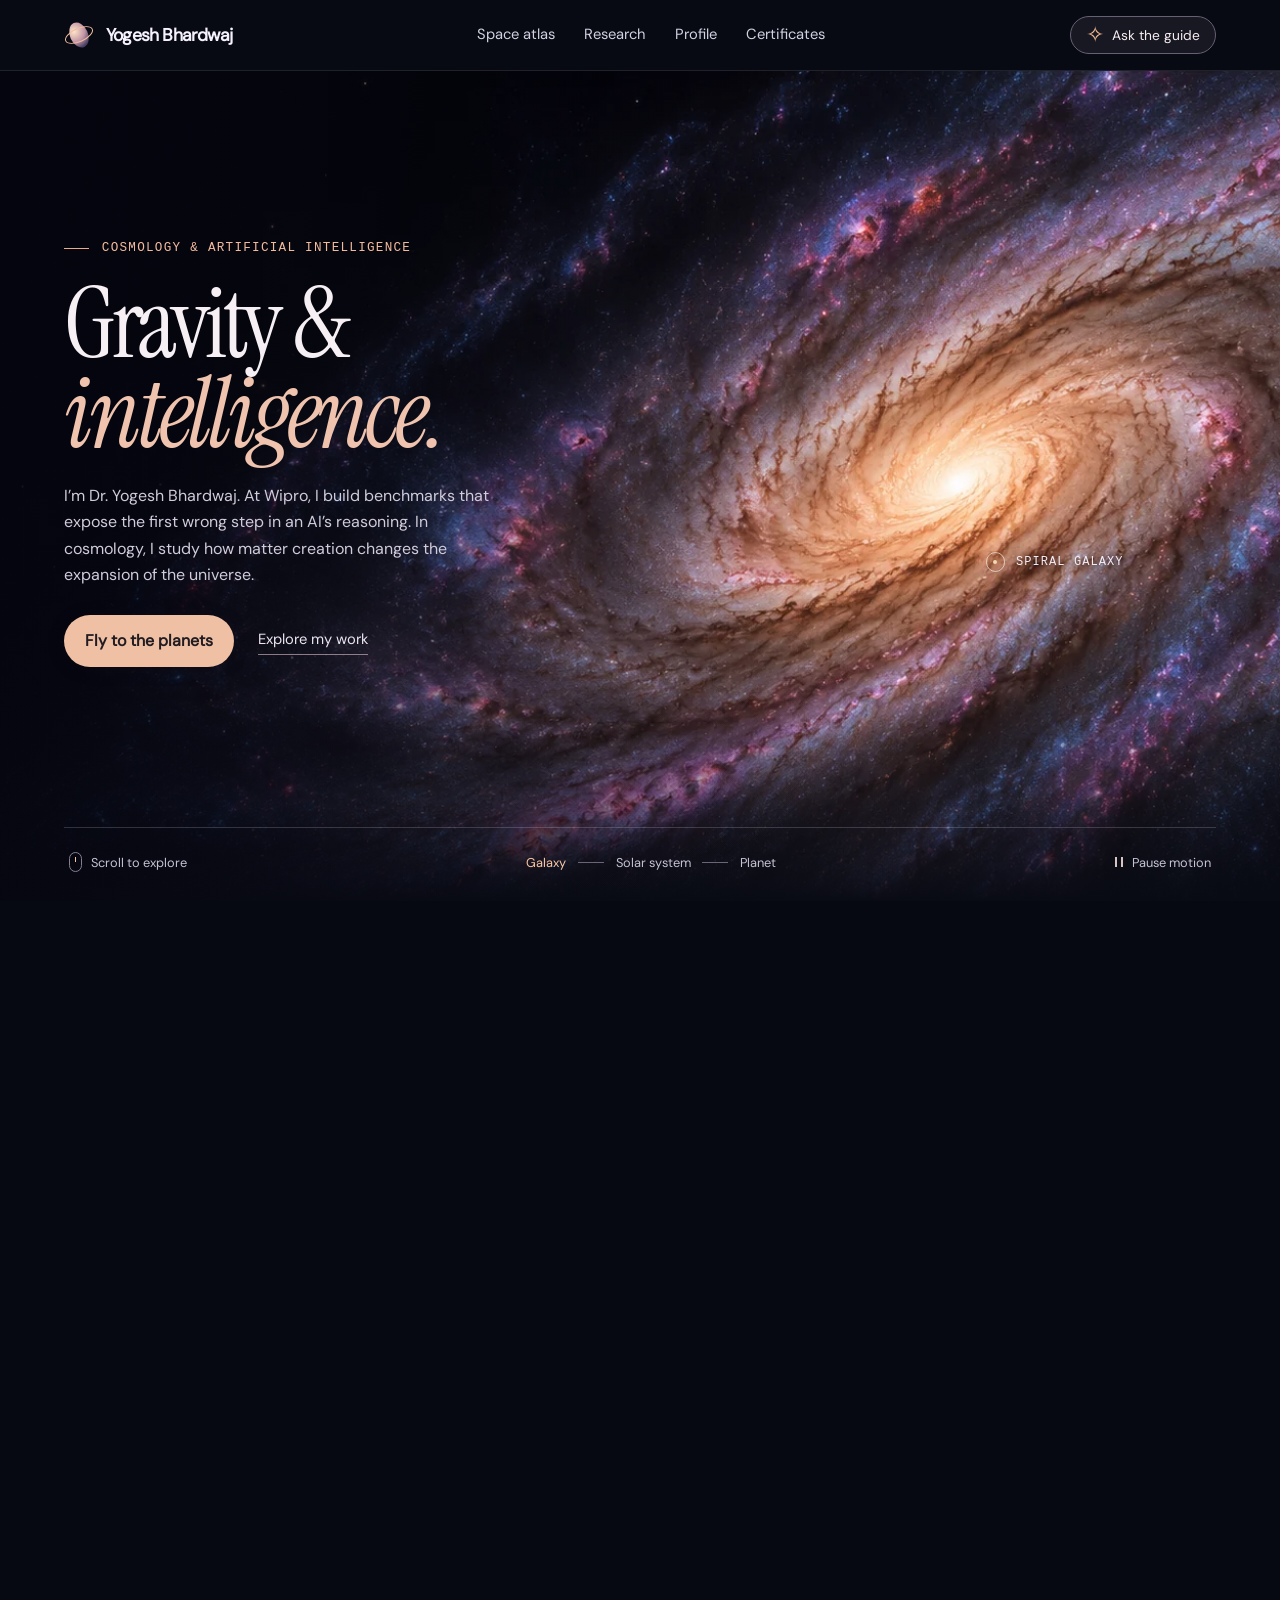
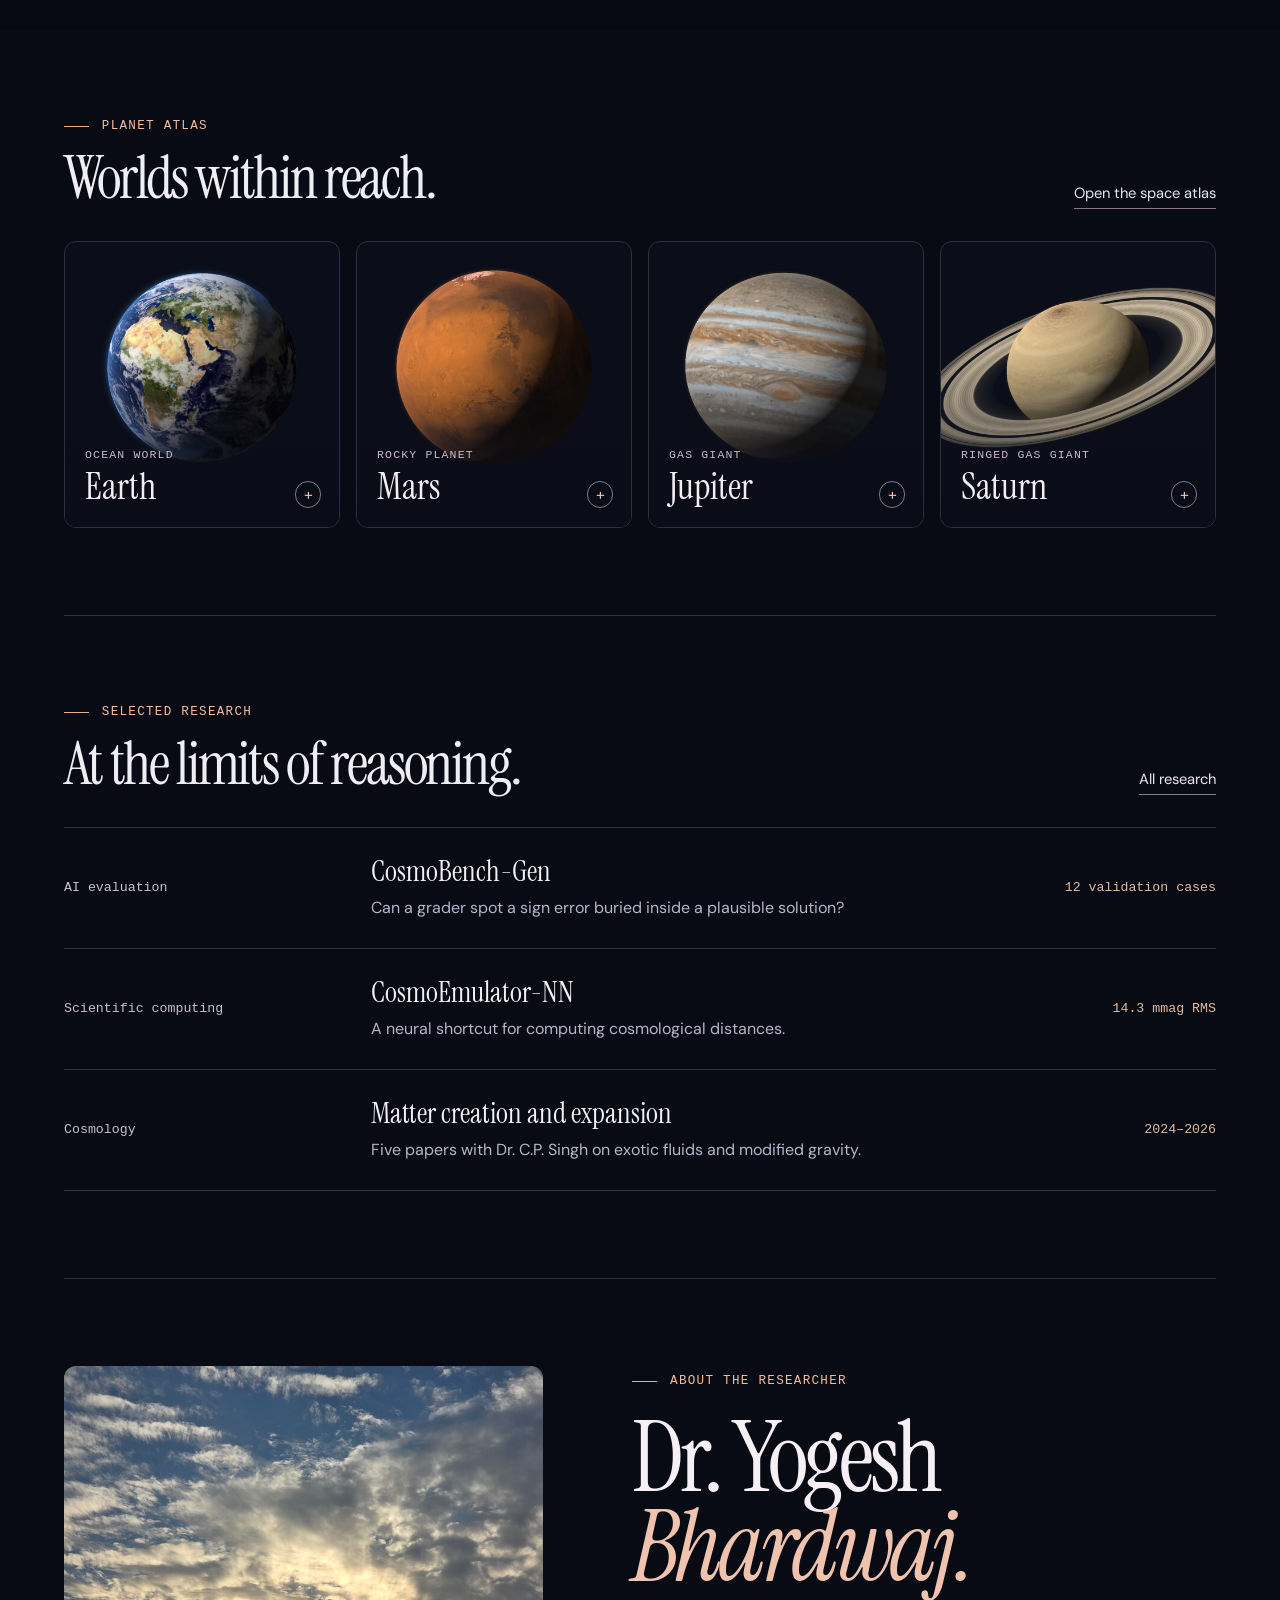
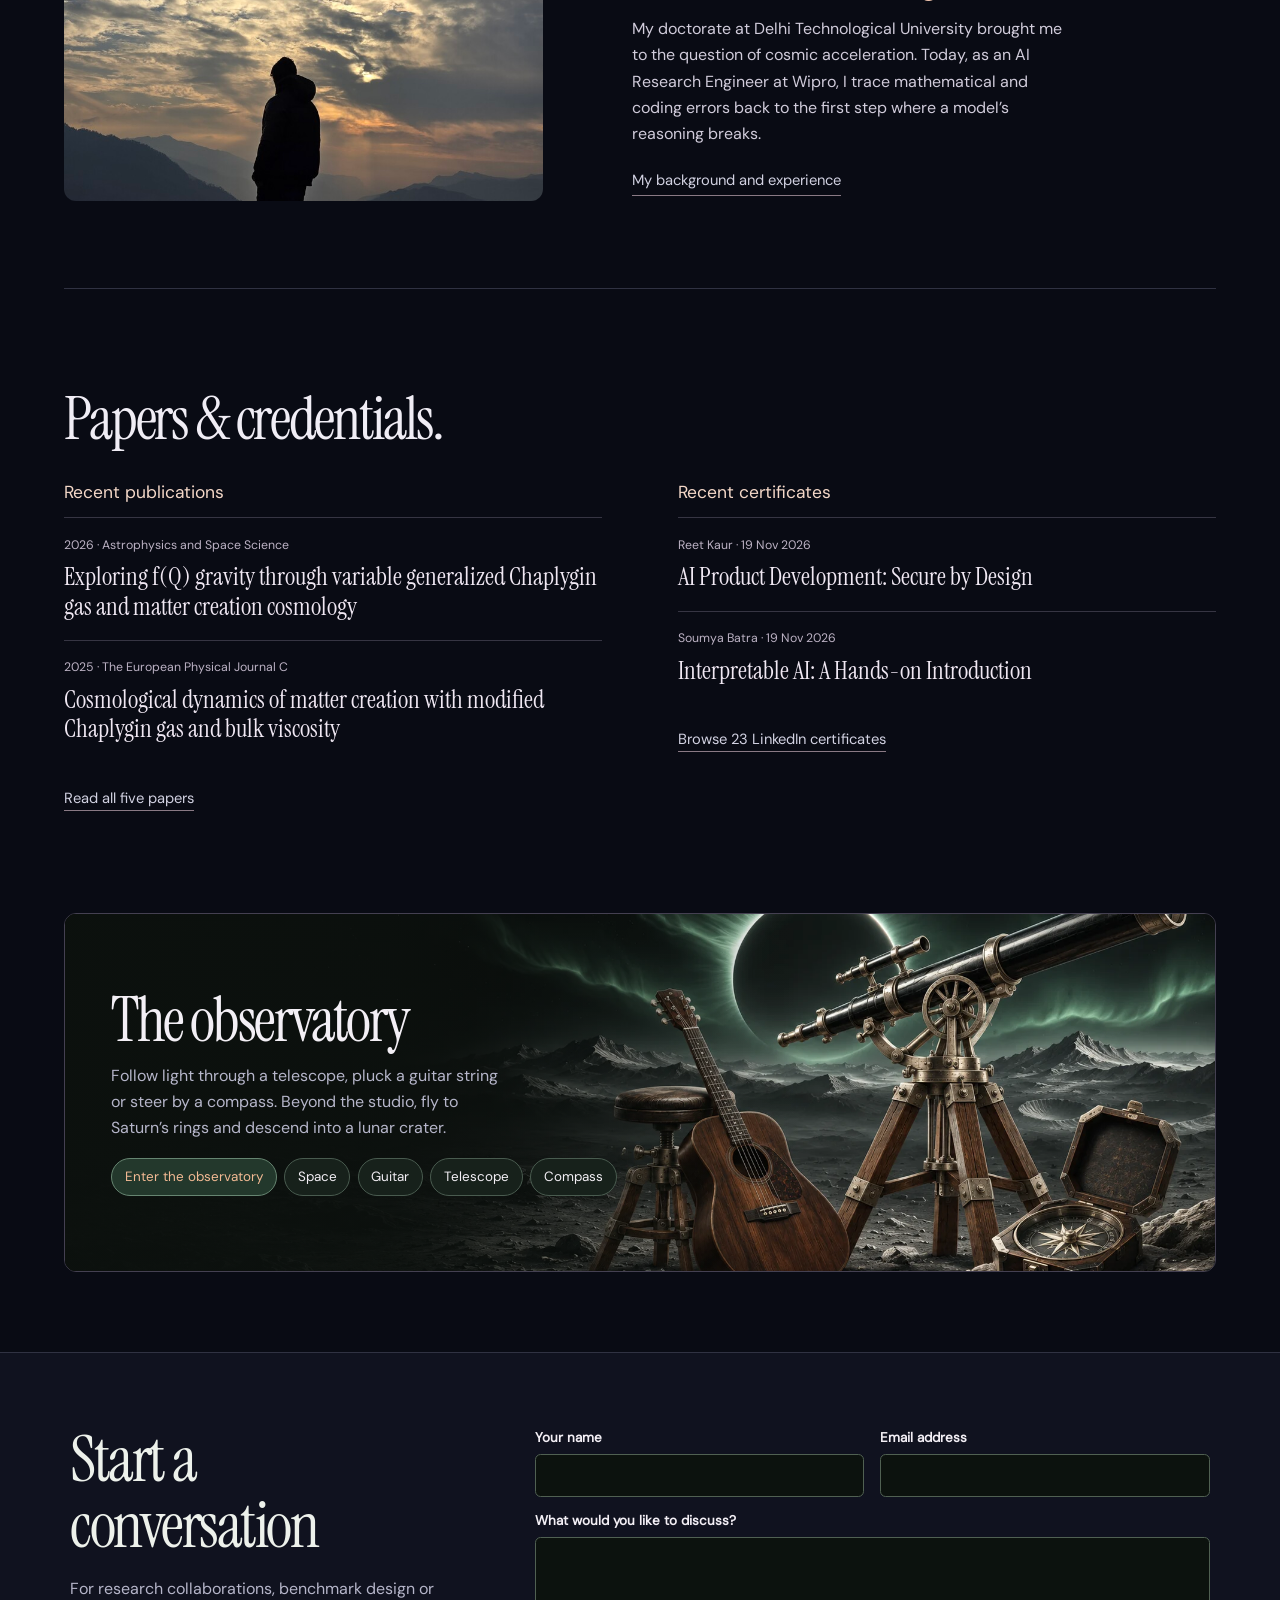
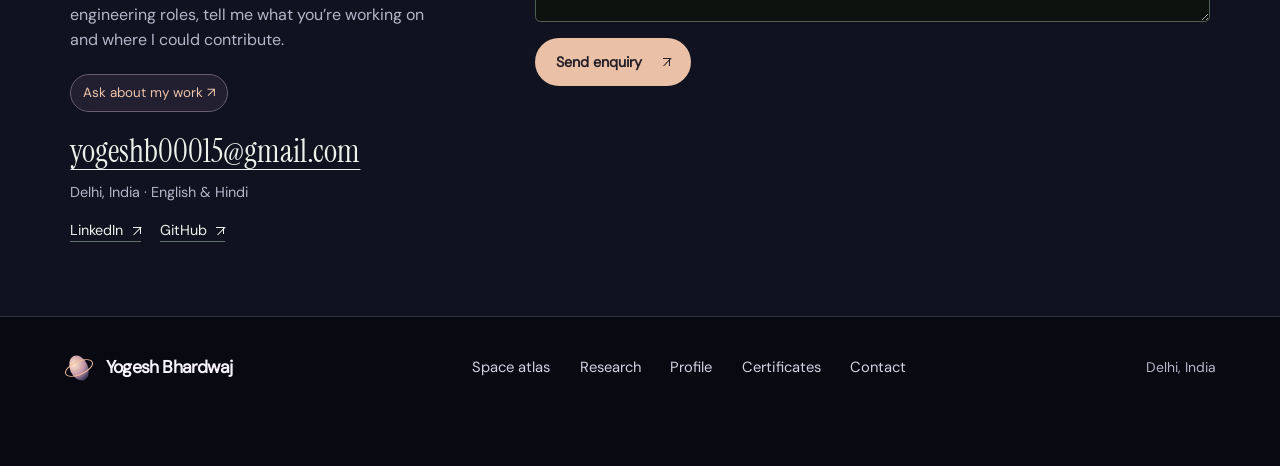
<file: index.html>
<!doctype html>
<html lang="en"><head>
<meta charset="utf-8"><meta name="viewport" content="width=device-width, initial-scale=1">
<meta name="theme-color" content="#080a13"><title>Dr. Yogesh Bhardwaj | Gravity &amp; intelligence</title>
<meta name="description" content="Explore a galaxy, fly to four planets and discover the AI evaluation and cosmology research of Dr. Yogesh Bhardwaj.">
<link rel="canonical" href="https://yogeshb15.github.io/portfolio/"><meta property="og:type" content="website"><meta property="og:url" content="https://yogeshb15.github.io/portfolio/">
<meta property="og:title" content="Dr. Yogesh Bhardwaj | Gravity &amp; intelligence"><meta property="og:description" content="Explore a galaxy, fly to four planets and discover the AI evaluation and cosmology research of Dr. Yogesh Bhardwaj.">
<meta property="og:image" content="https://yogeshb15.github.io/portfolio/assets/spiral-atlas.webp">
<link rel="icon" href="assets/mark.png">
<link rel="preload" as="image" href="assets/spiral-atlas.webp">
<link rel="stylesheet" href="style.css"><link rel="stylesheet" href="star-site.css?v=881f4a57c">
<script defer src="site.js"></script>
<script defer src="field-guide.js"></script>
<script defer src="gallery-stations.js"></script>
<script defer src="atlas-data.js"></script>
<script defer src="portfolio-knowledge.js?v=1ec284921"></script>
<script defer src="assistant.js?v=081dfa688"></script>
<script defer src="scene.js"></script>
<script defer src="cosmic-flight.js?v=d40f21df4"></script>
<script defer src="star-site.js?v=c3f672512"></script>
<noscript><style>.flight-panel,.guide-trigger,.galaxy-tag{display:none}@media(max-width:719px){.star-top{height:auto;flex-wrap:wrap;padding-block:.55rem}.star-top nav{display:flex;flex-wrap:wrap;gap:.7rem;width:100%}.star-top nav a{padding:.15rem 0}}</style></noscript>
</head><body class="cosmic-site" data-page="home">
<a class="skip" href="#main">Skip to content</a><header class="star-header"><div class="star-wrap star-top">
 <a class="star-brand" href="./"><span class="orbit-sign" aria-hidden="true"></span><span>Yogesh Bhardwaj</span></a>
 <nav id="site-navigation" aria-label="Main navigation"><a href="space.html">Space atlas</a><a href="research.html">Research</a><a href="profile.html">Profile</a><a href="credentials.html">Certificates</a></nav>
 <div class="header-tools"><button class="guide-trigger" type="button" data-open-assistant hidden><span class="guide-star" aria-hidden="true">✧</span> Ask the guide</button><button class="menu-trigger" type="button" aria-controls="site-navigation" aria-expanded="false" hidden>Menu</button></div>
 </div></header>
<main id="main"><section class="flight-track" aria-label="Galaxy to planet journey"><div class="flight-window" data-phase="galaxy">
 <div class="galaxy-plate" aria-hidden="true"></div><div class="flight-stage" role="img" aria-label="Interactive spiral galaxy and planet models"></div><div class="flight-fade" aria-hidden="true"></div>
 <div class="flight-captions"><div class="flight-intro"><p class="kicker"><i></i>Cosmology &amp; artificial intelligence</p><h1><span>Gravity &amp;</span><em>intelligence.</em></h1><p class="flight-summary">I’m Dr. Yogesh Bhardwaj. At Wipro, I build benchmarks that expose the first wrong step in an AI’s reasoning. In cosmology, I study how matter creation changes the expansion of the universe.</p>
 <div class="flight-actions"><a class="astro-primary" href="space.html#planet-notes" data-depth="1">Fly to the planets</a><a class="plain-link" href="#research">Explore my work</a></div></div>
 <div class="flight-readout" hidden><p class="kicker"><i></i><span></span></p><h2></h2><p class="flight-summary"></p>
 <div class="world-tabs" role="group" aria-label="Choose a planet"><button type="button" data-world="earth">Earth</button><button type="button" data-world="mars">Mars</button><button type="button" data-world="jupiter">Jupiter</button><button type="button" data-world="saturn">Saturn</button></div>
 <div class="readout-actions"><a class="plain-link world-notes" href="#worlds">Planet field notes</a><button class="subtle-button" type="button" data-ask-flight>Ask about this view</button></div></div></div>
 <div class="planet-turn" role="group" aria-label="Rotate the globe" hidden><button type="button" data-turn="-1" aria-label="Rotate planet left">←</button><button type="button" data-turn="1" aria-label="Rotate planet right">→</button></div>
 <div class="flight-pins" aria-label="Planets in view"></div>
 <a class="galaxy-tag" data-depth="1" href="space.html" aria-label="Zoom from the spiral galaxy into the Solar System"><i></i><span>Spiral galaxy</span></a>
 <div class="flight-panel"><a class="scroll-cue" href="#worlds"><span class="scroll-line" aria-hidden="true"></span>Scroll to explore</a>
 <div class="flight-scale" aria-label="Zoom level"><button type="button" data-depth="0" aria-pressed="true">Galaxy</button><i></i><button type="button" data-depth="1" aria-pressed="false">Solar system</button><i></i><button type="button" data-depth="2" aria-pressed="false">Planet</button></div>
 <button type="button" class="flight-motion" aria-pressed="false"><i aria-hidden="true"></i><span>Pause motion</span></button></div>
 </div></section><section class="chapter star-wrap" id="worlds"><div class="chapter-head"><div><p class="kicker"><i></i>Planet atlas</p><h2>Worlds within reach.</h2></div><a href="space.html" class="plain-link">Open the space atlas</a></div><div class="planet-cards"><a class="planet-card" href="space.html?planet=earth"><img src="assets/card-earth.webp" width="660" height="440" loading="lazy" alt=""><div><span class="meta-type">Ocean world</span><h3>Earth</h3></div><span class="plus-icon" aria-hidden="true">+</span></a><a class="planet-card" href="space.html?planet=mars"><img src="assets/card-mars.webp" width="660" height="440" loading="lazy" alt=""><div><span class="meta-type">Rocky planet</span><h3>Mars</h3></div><span class="plus-icon" aria-hidden="true">+</span></a><a class="planet-card" href="space.html?planet=jupiter"><img src="assets/card-jupiter.webp" width="660" height="440" loading="lazy" alt=""><div><span class="meta-type">Gas giant</span><h3>Jupiter</h3></div><span class="plus-icon" aria-hidden="true">+</span></a><a class="planet-card" href="space.html?planet=saturn"><img src="assets/card-saturn.webp" width="660" height="440" loading="lazy" alt=""><div><span class="meta-type">Ringed gas giant</span><h3>Saturn</h3></div><span class="plus-icon" aria-hidden="true">+</span></a></div></section><section class="chapter star-wrap" id="research"><div class="chapter-head"><div><p class="kicker"><i></i>Selected research</p><h2>At the limits of reasoning.</h2></div><a href="research.html" class="plain-link">All research</a></div><div class="work-rows"><a href="research.html#cosmobench-gen"><span class="work-type">AI evaluation</span><div><h3>CosmoBench-Gen</h3><p>Can a grader spot a sign error buried inside a plausible solution?</p></div><span class="work-result">12 validation cases</span></a>
 <a href="research.html#cosmoemulator-nn"><span class="work-type">Scientific computing</span><div><h3>CosmoEmulator-NN</h3><p>A neural shortcut for computing cosmological distances.</p></div><span class="work-result">14.3 mmag RMS</span></a>
 <a href="research.html#publications"><span class="work-type">Cosmology</span><div><h3>Matter creation and expansion</h3><p>Five papers with Dr. C.P. Singh on exotic fluids and modified gravity.</p></div><span class="work-result">2024–2026</span></a></div></section><section class="portrait-chapter star-wrap chapter" id="about"><figure><img src="assets/yogesh-bhardwaj.jpg" width="800" height="800" loading="lazy" alt="Yogesh silhouetted against a cloud-filled mountain sunset."></figure><div><p class="kicker"><i></i>About the researcher</p><h2>Dr. Yogesh<br><em>Bhardwaj.</em></h2><p>My doctorate at Delhi Technological University brought me to the question of cosmic acceleration. Today, as an AI Research Engineer at Wipro, I trace mathematical and coding errors back to the first step where a model’s reasoning breaks.</p><a href="profile.html" class="plain-link">My background and experience</a></div></section><section id="reading-desk" class="star-wrap chapter reading-desk" aria-labelledby="desk-title">
<div class="chapter-head"><h2 id="desk-title">Papers &amp; credentials.</h2></div>
<div class="desk-columns"><article><h3>Recent publications</h3><ul><li><small>2026 · Astrophysics and Space Science</small><a href="https://doi.org/10.1007/s10509-026-04533-z">Exploring f(Q) gravity through variable generalized Chaplygin gas and matter creation cosmology</a></li>
<li><small>2025 · The European Physical Journal C</small><a href="https://doi.org/10.1140/epjc/s10052-025-15227-1">Cosmological dynamics of matter creation with modified Chaplygin gas and bulk viscosity</a></li></ul>
<a class="plain-link" href="research.html#publications">Read all five papers</a></article>
<article><h3>Recent certificates</h3><ul><li><small>Reet Kaur · 19 Nov 2026</small><a href="https://www.linkedin.com/learning/certificates/9604472f366e015a8018400bd023bc09600c4d5470d99ad6858b745f6c110832?trk=share_certificate">AI Product Development: Secure by Design</a></li>
<li><small>Soumya Batra · 19 Nov 2026</small><a href="https://www.linkedin.com/learning/certificates/aba04467b6e76ea70c7a0b7feae45d11d9b6981e8b712d7e6902e1269bc74bc3?trk=share_certificate">Interpretable AI: A Hands-on Introduction</a></li></ul>
<a class="plain-link" href="credentials.html">Browse 23 LinkedIn certificates</a></article></div></section>
<section id="observatory" class="star-wrap orbit-studio observatory" aria-labelledby="observatory-title">
        <img src="assets/lunar-observatory.webp" width="1920" height="768" alt="" loading="lazy">
        <div class="observatory-caption">
          <h2 id="observatory-title">The observatory</h2>
          <p>Follow light through a telescope, pluck a guitar string or steer by a compass. Beyond the studio, fly to Saturn’s rings and descend into a lunar crater.</p>
          <div class="instrument-controls" role="group" aria-label="Explore the observatory in 3D">
              <button class="scene-button primary-view" id="explore-scene" data-instrument="reset" type="button" hidden>Enter the observatory</button>
              <button class="instrument" data-instrument="solar" type="button" hidden>Space</button>
              <button class="instrument" data-instrument="guitar" type="button" hidden>Guitar</button>
              <button class="instrument" data-instrument="telescope" type="button" hidden>Telescope</button>
              <button class="instrument" data-instrument="compass" type="button" hidden>Compass</button>
            </div>
        </div>
      </section><section id="contact" class="contact-section">
        <div class="wrap section split">
          <div>
            <div class="section-title">
              <h2>Start a conversation</h2>
            </div>
            <p class="side-note">For research collaborations, benchmark design or engineering roles, tell me what you’re working on and where I could contribute.</p>
            <button class="contact-assist" type="button" data-open-assistant hidden>Ask about my work <span aria-hidden="true">↗</span></button>
            <a class="email" href="mailto:yogeshb00015@gmail.com">yogeshb00015@gmail.com</a>
            <p class="contact-extra">Delhi, India · English &amp; Hindi</p>
            <div class="side-links">
              <a class="text-link" href="https://www.linkedin.com/in/dr-yogesh-bhardwaj-23069120a/">LinkedIn <span class="external-arrow" aria-hidden="true"></span></a>
              <a class="text-link" href="https://github.com/yogeshb15">GitHub <span class="external-arrow" aria-hidden="true"></span></a>
            </div>
          </div>
          <form action="https://formsubmit.co/yogeshb00015@gmail.com" method="post" id="contact-form">
            <div class="form-row">
              <label>Your name<input name="name" autocomplete="name" required></label>
              <label>Email address<input type="email" name="email" autocomplete="email" required></label>
            </div>
            <label>What would you like to discuss?<textarea name="message" rows="3" required></textarea></label>
            <input type="text" name="_honey" tabindex="-1" autocomplete="off" hidden>
            <input type="hidden" name="_subject" value="New message from your portfolio site">
            <button class="button light" type="submit">Send enquiry <span class="external-arrow" aria-hidden="true"></span></button>
            <p id="form-status" role="status"></p>
          </form>
        </div>
      </section></main>
<footer class="star-footer"><div class="star-wrap"><a href="./" class="star-brand"><span class="orbit-sign" aria-hidden="true"></span>Yogesh Bhardwaj</a><nav aria-label="Footer"><a href="space.html">Space atlas</a><a href="research.html">Research</a><a href="profile.html">Profile</a><a href="credentials.html">Certificates</a><a href="./#contact">Contact</a></nav><span>Delhi, India</span></div></footer></body></html>
</file>
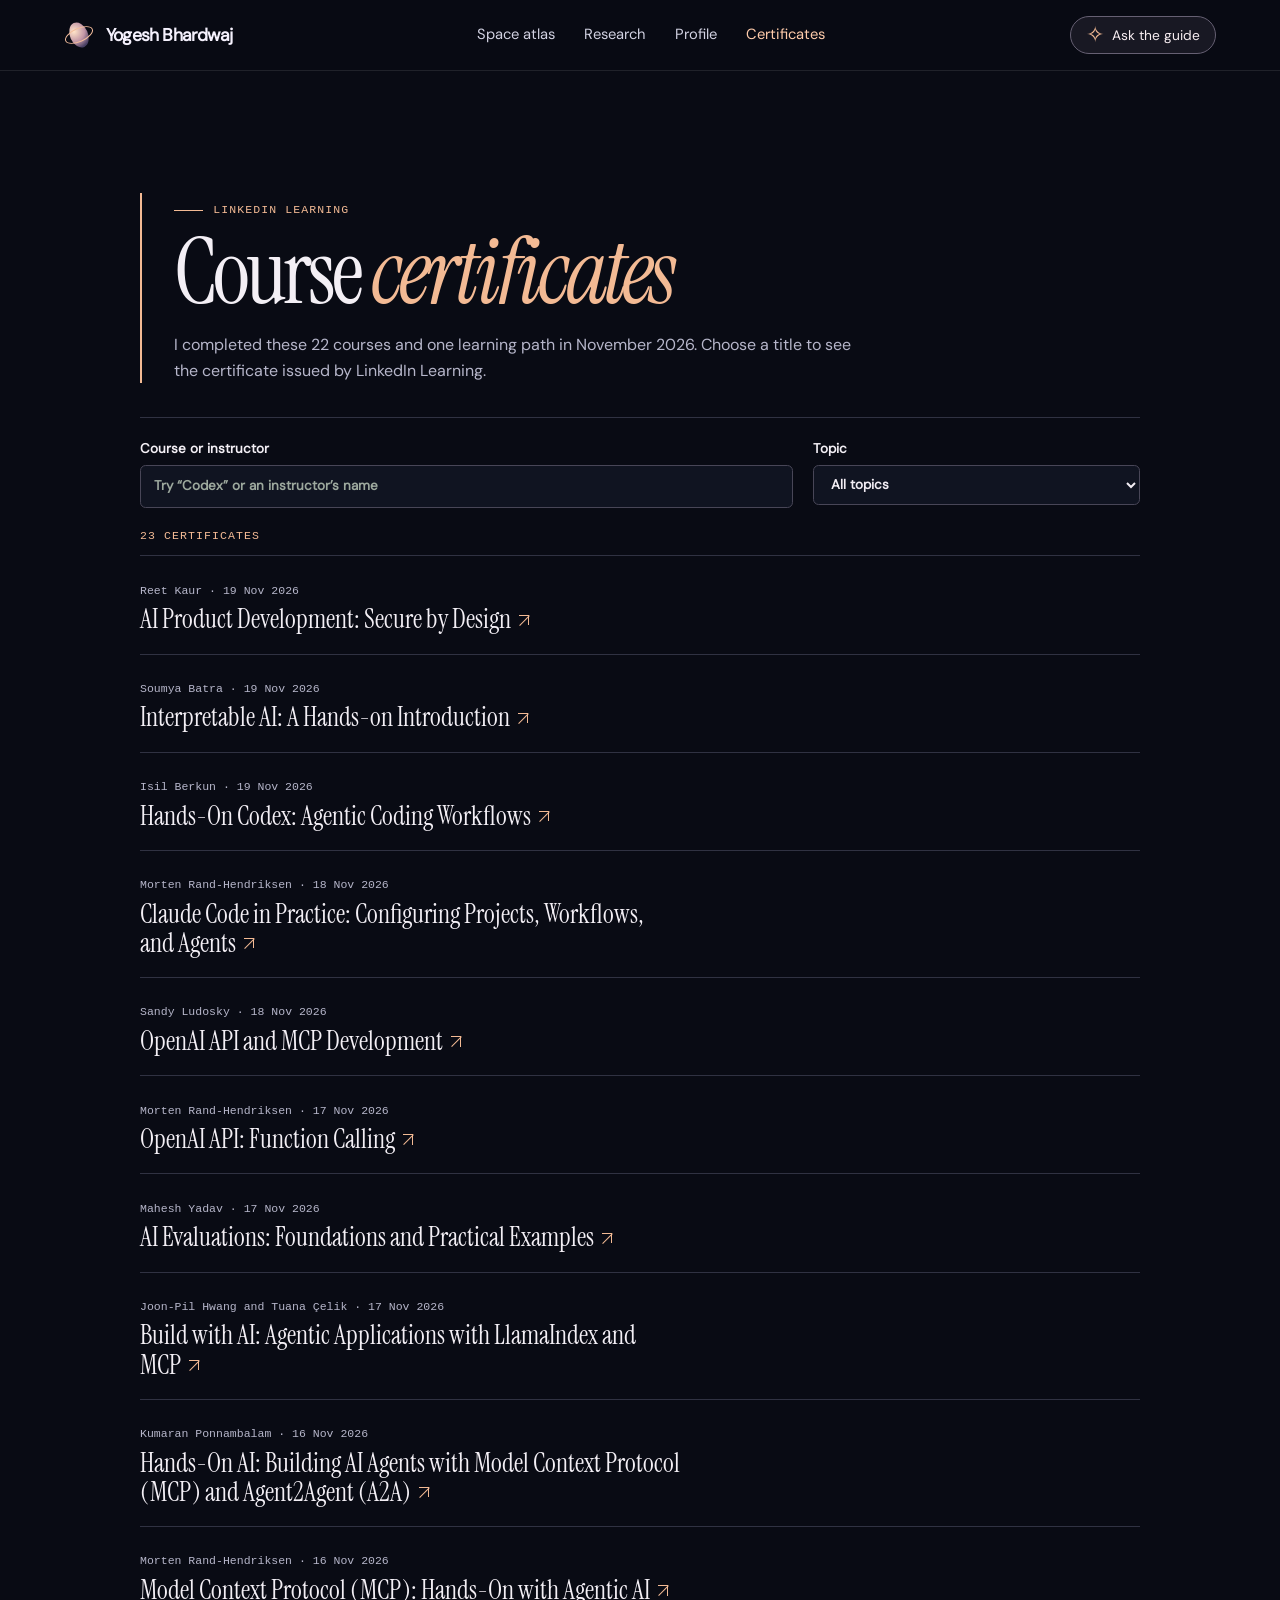
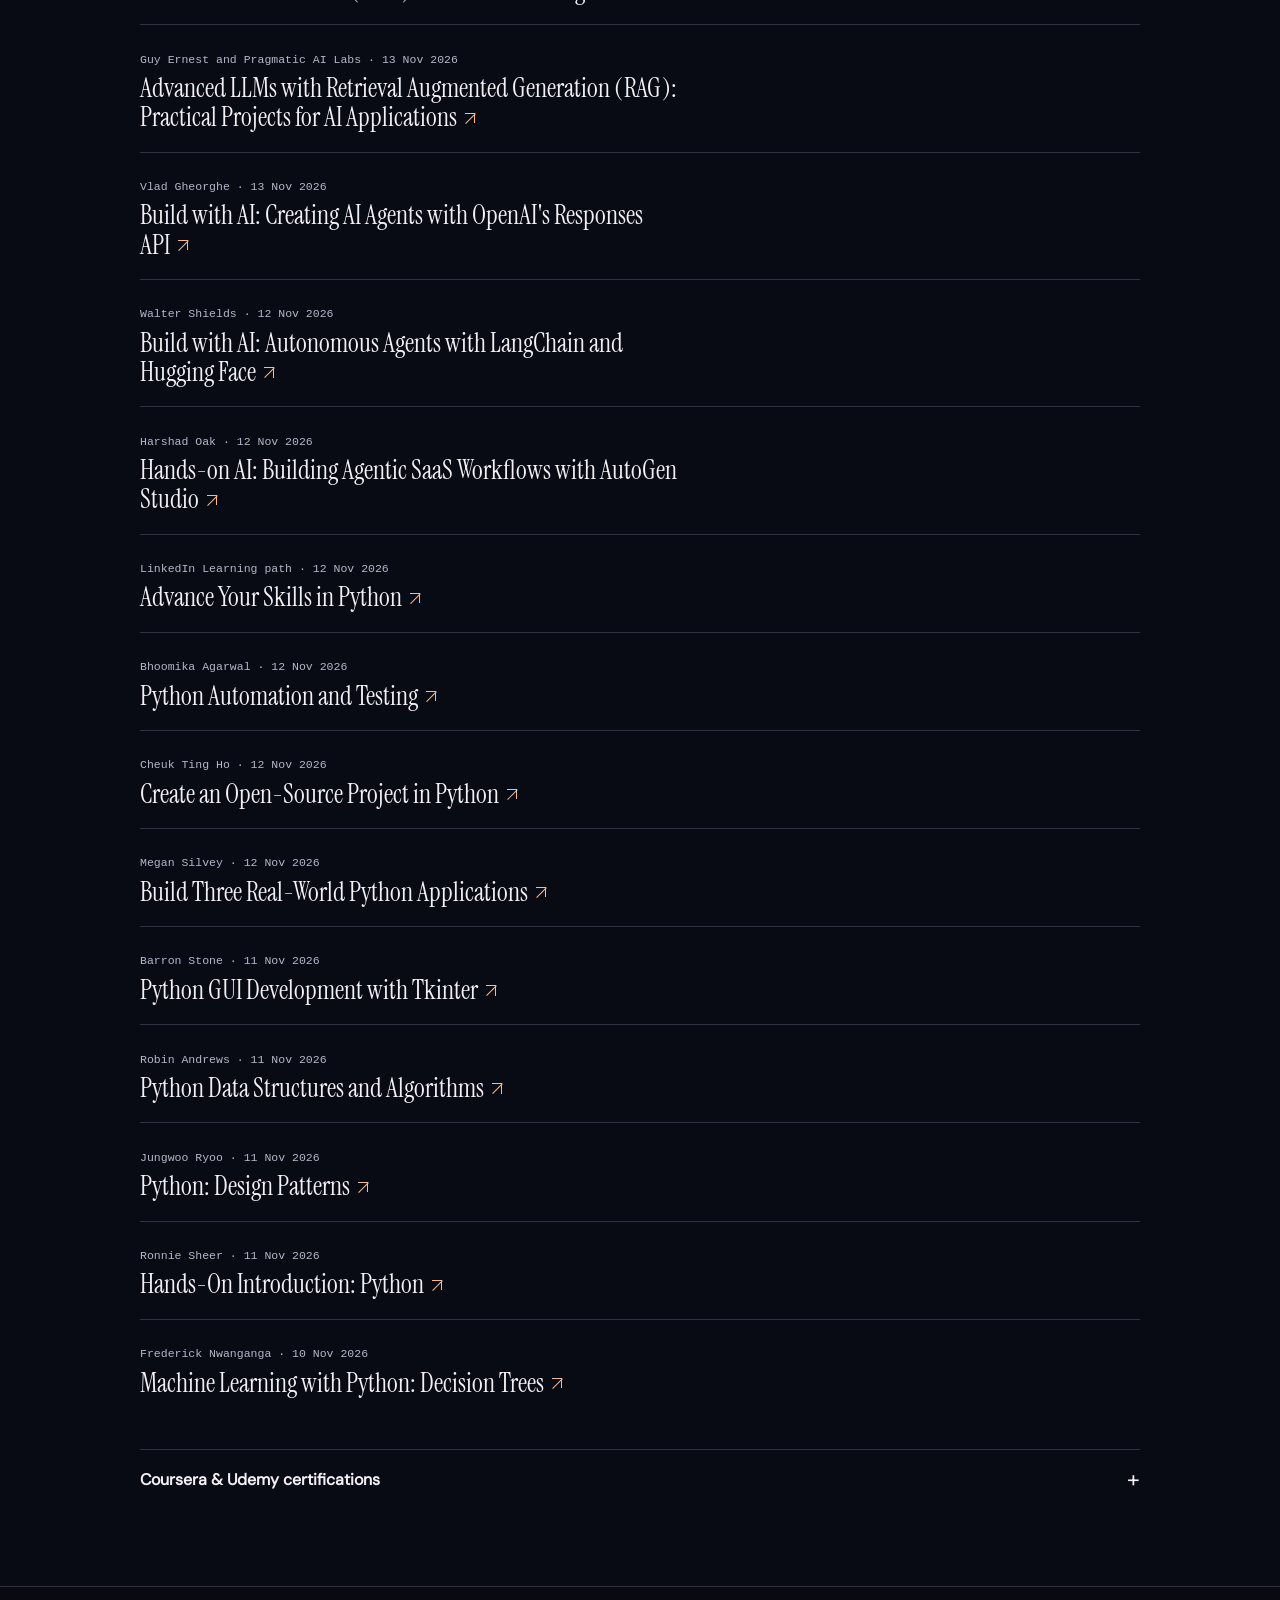
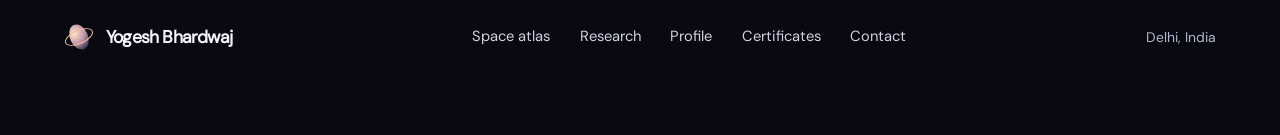
<file: credentials.html>
<!doctype html>
<html lang="en"><head>
<meta charset="utf-8"><meta name="viewport" content="width=device-width, initial-scale=1">
<meta name="theme-color" content="#080a13"><title>Certificates | Dr. Yogesh Bhardwaj</title>
<meta name="description" content="Search completed courses, open individual certificates and explore other training.">
<link rel="canonical" href="https://yogeshb15.github.io/portfolio/credentials.html"><meta property="og:type" content="website"><meta property="og:url" content="https://yogeshb15.github.io/portfolio/credentials.html">
<meta property="og:title" content="Certificates | Dr. Yogesh Bhardwaj"><meta property="og:description" content="Search completed courses, open individual certificates and explore other training.">
<meta property="og:image" content="https://yogeshb15.github.io/portfolio/assets/spiral-atlas.webp">
<link rel="icon" href="assets/mark.png">
<link rel="stylesheet" href="style.css"><link rel="stylesheet" href="star-site.css?v=881f4a57c">
<script defer src="site.js"></script>
<script defer src="field-guide.js"></script>
<script defer src="gallery-stations.js"></script>
<script defer src="atlas-data.js"></script>
<script defer src="portfolio-knowledge.js?v=1ec284921"></script>
<script defer src="assistant.js?v=081dfa688"></script>
<script defer src="star-site.js?v=c3f672512"></script>
<noscript><style>.flight-panel,.guide-trigger,.galaxy-tag{display:none}@media(max-width:719px){.star-top{height:auto;flex-wrap:wrap;padding-block:.55rem}.star-top nav{display:flex;flex-wrap:wrap;gap:.7rem;width:100%}.star-top nav a{padding:.15rem 0}}</style></noscript>
</head><body class="cosmic-site" data-page="credentials.html">
<a class="skip" href="#main">Skip to content</a><header class="star-header"><div class="star-wrap star-top">
 <a class="star-brand" href="./"><span class="orbit-sign" aria-hidden="true"></span><span>Yogesh Bhardwaj</span></a>
 <nav id="site-navigation" aria-label="Main navigation"><a href="space.html">Space atlas</a><a href="research.html">Research</a><a href="profile.html">Profile</a><a href="credentials.html" aria-current="page">Certificates</a></nav>
 <div class="header-tools"><button class="guide-trigger" type="button" data-open-assistant hidden><span class="guide-star" aria-hidden="true">✧</span> Ask the guide</button><button class="menu-trigger" type="button" aria-controls="site-navigation" aria-expanded="false" hidden>Menu</button></div>
 </div></header>
<main id="main" class="wrap directory">
      <div class="dir-head">
        <span class="micro accent"><i></i> LinkedIn Learning</span>
        <h1>Course <em>certificates</em></h1>
        <p>I completed these 22 courses and one learning path in November 2026. Choose a title to see the certificate issued by LinkedIn Learning.</p>
        </div>
      <div id="credential-tools" hidden>
        <label>Course or instructor<input id="search" type="search" placeholder="Try “Codex” or an instructor’s name"></label>
        <label>Topic<select id="topic"><option value="">All topics</option><option>AI evaluation</option><option>AI engineering</option><option>Python &amp; ML</option></select></label>
      </div>
      <p id="result-count" class="micro" role="status">23 certificates</p>
      <ul class="cred-list full-list">
        <li class="credential" data-topic="AI evaluation">
          <div>
            <small>Reet Kaur · <time datetime="2026-11-19">19 Nov 2026</time></small>
            <h3><a href="https://www.linkedin.com/learning/certificates/9604472f366e015a8018400bd023bc09600c4d5470d99ad6858b745f6c110832?trk=share_certificate">AI Product Development: Secure by Design <span class="external-arrow" aria-hidden="true"></span></a></h3>
          </div>
        </li>
        <li class="credential" data-topic="AI evaluation">
          <div>
            <small>Soumya Batra · <time datetime="2026-11-19">19 Nov 2026</time></small>
            <h3><a href="https://www.linkedin.com/learning/certificates/aba04467b6e76ea70c7a0b7feae45d11d9b6981e8b712d7e6902e1269bc74bc3?trk=share_certificate">Interpretable AI: A Hands-on Introduction <span class="external-arrow" aria-hidden="true"></span></a></h3>
          </div>
        </li>
        <li class="credential" data-topic="AI engineering">
          <div>
            <small>Isil Berkun · <time datetime="2026-11-19">19 Nov 2026</time></small>
            <h3><a href="https://www.linkedin.com/learning/certificates/3039a41042d4540d950ad39cb7ec7e9100ec19303e5a2dbf719002b7d6833902?trk=share_certificate">Hands-On Codex: Agentic Coding Workflows <span class="external-arrow" aria-hidden="true"></span></a></h3>
          </div>
        </li>
        <li class="credential" data-topic="AI engineering">
          <div>
            <small>Morten Rand-Hendriksen · <time datetime="2026-11-18">18 Nov 2026</time></small>
            <h3><a href="https://www.linkedin.com/learning/certificates/4c80e24799ab5be491a586dd7a376639cd068b8acc2dcbff6627db8fa3d1226b?trk=share_certificate">Claude Code in Practice: Configuring Projects, Workflows, and Agents <span class="external-arrow" aria-hidden="true"></span></a></h3>
          </div>
        </li>
        <li class="credential" data-topic="AI engineering">
          <div>
            <small>Sandy Ludosky · <time datetime="2026-11-18">18 Nov 2026</time></small>
            <h3><a href="https://www.linkedin.com/learning/certificates/1b0b9aa6732db4d44baa752bca23fd91071819929c2c3f0e41bd4839e6840aba?trk=share_certificate">OpenAI API and MCP Development <span class="external-arrow" aria-hidden="true"></span></a></h3>
          </div>
        </li>
        <li class="credential" data-topic="AI engineering">
          <div>
            <small>Morten Rand-Hendriksen · <time datetime="2026-11-17">17 Nov 2026</time></small>
            <h3><a href="https://www.linkedin.com/learning/certificates/a2d112ced1776373131fb2b7e11d233ee9ed7fd2c69920a4f1cd8e3d72243aea?trk=share_certificate">OpenAI API: Function Calling <span class="external-arrow" aria-hidden="true"></span></a></h3>
          </div>
        </li>
        <li class="credential" data-topic="AI evaluation">
          <div>
            <small>Mahesh Yadav · <time datetime="2026-11-17">17 Nov 2026</time></small>
            <h3><a href="https://www.linkedin.com/learning/certificates/062deb3fccb16ea3d79813e22be9c5c85cd8ef11d1a665e2441efa03f98a8d98?trk=share_certificate">AI Evaluations: Foundations and Practical Examples <span class="external-arrow" aria-hidden="true"></span></a></h3>
          </div>
        </li>
        <li class="credential" data-topic="AI engineering">
          <div>
            <small>Joon-Pil Hwang and Tuana Çelik · <time datetime="2026-11-17">17 Nov 2026</time></small>
            <h3><a href="https://www.linkedin.com/learning/certificates/c370a612e6999ff92c89eec908b6f930604037b83bd4900037e7e11a7c1753d0?trk=share_certificate">Build with AI: Agentic Applications with LlamaIndex and MCP <span class="external-arrow" aria-hidden="true"></span></a></h3>
          </div>
        </li>
        <li class="credential" data-topic="AI engineering">
          <div>
            <small>Kumaran Ponnambalam · <time datetime="2026-11-16">16 Nov 2026</time></small>
            <h3><a href="https://www.linkedin.com/learning/certificates/e499860704d79664b83fe6d9bcef0541f37c3ca26f88985ae7b66c75d74794b6?trk=share_certificate">Hands-On AI: Building AI Agents with Model Context Protocol (MCP) and Agent2Agent (A2A) <span class="external-arrow" aria-hidden="true"></span></a></h3>
          </div>
        </li>
        <li class="credential" data-topic="AI engineering">
          <div>
            <small>Morten Rand-Hendriksen · <time datetime="2026-11-16">16 Nov 2026</time></small>
            <h3><a href="https://www.linkedin.com/learning/certificates/9fc7c211da63da7e6fc1fa15619bdf9310dab295b578889465314bdcdb1251b9?trk=share_certificate">Model Context Protocol (MCP): Hands-On with Agentic AI <span class="external-arrow" aria-hidden="true"></span></a></h3>
          </div>
        </li>
        <li class="credential" data-topic="AI engineering">
          <div>
            <small>Guy Ernest and Pragmatic AI Labs · <time datetime="2026-11-13">13 Nov 2026</time></small>
            <h3><a href="https://www.linkedin.com/learning/certificates/bba32de7d551dca4f3a04882f0828631722fb0584c468ec887acadebce847c30?trk=share_certificate">Advanced LLMs with Retrieval Augmented Generation (RAG): Practical Projects for AI Applications <span class="external-arrow" aria-hidden="true"></span></a></h3>
          </div>
        </li>
        <li class="credential" data-topic="AI engineering">
          <div>
            <small>Vlad Gheorghe · <time datetime="2026-11-13">13 Nov 2026</time></small>
            <h3><a href="https://www.linkedin.com/learning/certificates/087f4e27c6628c6833864b91e5aa084313563956acfdf6351cb73ddef0320c2d?trk=share_certificate">Build with AI: Creating AI Agents with OpenAI's Responses API <span class="external-arrow" aria-hidden="true"></span></a></h3>
          </div>
        </li>
        <li class="credential" data-topic="AI engineering">
          <div>
            <small>Walter Shields · <time datetime="2026-11-12">12 Nov 2026</time></small>
            <h3><a href="https://www.linkedin.com/learning/certificates/d5b53a9263011c881d23e73e272a743b05fbe2d16dab007fb6642411946cf7b6?trk=share_certificate">Build with AI: Autonomous Agents with LangChain and Hugging Face <span class="external-arrow" aria-hidden="true"></span></a></h3>
          </div>
        </li>
        <li class="credential" data-topic="AI engineering">
          <div>
            <small>Harshad Oak · <time datetime="2026-11-12">12 Nov 2026</time></small>
            <h3><a href="https://www.linkedin.com/learning/certificates/da8a04cc7eca587c75bf87589da2b7ef332e615d7314883cdb1c5733098a5b0d?trk=share_certificate">Hands-on AI: Building Agentic SaaS Workflows with AutoGen Studio <span class="external-arrow" aria-hidden="true"></span></a></h3>
          </div>
        </li>
        <li class="credential" data-topic="Python &amp; ML">
          <div>
            <small>LinkedIn Learning path · <time datetime="2026-11-12">12 Nov 2026</time></small>
            <h3><a href="https://www.linkedin.com/learning/certificates/c8c85bd0eacda573ad8c4893c266ec8825fe89d36a7d2ea9caab7583548f9555?trk=share_certificate">Advance Your Skills in Python <span class="external-arrow" aria-hidden="true"></span></a></h3>
          </div>
        </li>
        <li class="credential" data-topic="Python &amp; ML">
          <div>
            <small>Bhoomika Agarwal · <time datetime="2026-11-12">12 Nov 2026</time></small>
            <h3><a href="https://www.linkedin.com/learning/certificates/50c8fc6be1e39bf1c6e9517f86f14acd80a746a81fc4b62271a9b6c708bc22f5?trk=share_certificate">Python Automation and Testing <span class="external-arrow" aria-hidden="true"></span></a></h3>
          </div>
        </li>
        <li class="credential" data-topic="Python &amp; ML">
          <div>
            <small>Cheuk Ting Ho · <time datetime="2026-11-12">12 Nov 2026</time></small>
            <h3><a href="https://www.linkedin.com/learning/certificates/72ea4133c9fa9f206964f9a9f9f0a7c2bac4ae29001e31c7a5290daec9c72d64?trk=share_certificate">Create an Open-Source Project in Python <span class="external-arrow" aria-hidden="true"></span></a></h3>
          </div>
        </li>
        <li class="credential" data-topic="Python &amp; ML">
          <div>
            <small>Megan Silvey · <time datetime="2026-11-12">12 Nov 2026</time></small>
            <h3><a href="https://www.linkedin.com/learning/certificates/34eab3e7247ea31a449a9436b6348740a092f9df9296520210e0c0e2f1e0da7c?trk=share_certificate">Build Three Real-World Python Applications <span class="external-arrow" aria-hidden="true"></span></a></h3>
          </div>
        </li>
        <li class="credential" data-topic="Python &amp; ML">
          <div>
            <small>Barron Stone · <time datetime="2026-11-11">11 Nov 2026</time></small>
            <h3><a href="https://www.linkedin.com/learning/certificates/f18460de9451421fef2ee53b9841fde74b1272087291afe794a74be72aad7318?trk=share_certificate">Python GUI Development with Tkinter <span class="external-arrow" aria-hidden="true"></span></a></h3>
          </div>
        </li>
        <li class="credential" data-topic="Python &amp; ML">
          <div>
            <small>Robin Andrews · <time datetime="2026-11-11">11 Nov 2026</time></small>
            <h3><a href="https://www.linkedin.com/learning/certificates/f11f287da257ae2010337aa5315a39056a604cddd8ffd4ab730fe464862f196b?trk=share_certificate">Python Data Structures and Algorithms <span class="external-arrow" aria-hidden="true"></span></a></h3>
          </div>
        </li>
        <li class="credential" data-topic="Python &amp; ML">
          <div>
            <small>Jungwoo Ryoo · <time datetime="2026-11-11">11 Nov 2026</time></small>
            <h3><a href="https://www.linkedin.com/learning/certificates/246f9ddf07a3d94cf940a8fa42878c272476bf810bcc61334e1548988c56674f?trk=share_certificate">Python: Design Patterns <span class="external-arrow" aria-hidden="true"></span></a></h3>
          </div>
        </li>
        <li class="credential" data-topic="Python &amp; ML">
          <div>
            <small>Ronnie Sheer · <time datetime="2026-11-11">11 Nov 2026</time></small>
            <h3><a href="https://www.linkedin.com/learning/certificates/4b53a78036de86e9a2b23eab8b8c966b9b88ec1cd248b09f98f4d22244bedc05?trk=share_certificate">Hands-On Introduction: Python <span class="external-arrow" aria-hidden="true"></span></a></h3>
          </div>
        </li>
        <li class="credential" data-topic="Python &amp; ML">
          <div>
            <small>Frederick Nwanganga · <time datetime="2026-11-10">10 Nov 2026</time></small>
            <h3><a href="https://www.linkedin.com/learning/certificates/9a383f06feb54c3f9787bf1299a259e0308b160f4a5acdd53b05bcff47abe617?trk=share_certificate">Machine Learning with Python: Decision Trees <span class="external-arrow" aria-hidden="true"></span></a></h3>
          </div>
        </li>
      </ul>
      <p id="empty" hidden>No certificates match your filters. Try another title, instructor or topic.</p>
    <details class="disclosure" id="other-training">
              <summary>Coursera &amp; Udemy certifications</summary>
              <ul class="plain-list">
                <li>Data-Driven Astronomy · Coursera, 2024</li>
                <li>100 Days of Code: The Complete Python Pro Bootcamp · Udemy, 2023</li>
                <li>Programming for Everybody – Python · Coursera, 2022</li>
              </ul>
            </details>
          </main>
<footer class="star-footer"><div class="star-wrap"><a href="./" class="star-brand"><span class="orbit-sign" aria-hidden="true"></span>Yogesh Bhardwaj</a><nav aria-label="Footer"><a href="space.html">Space atlas</a><a href="research.html">Research</a><a href="profile.html">Profile</a><a href="credentials.html">Certificates</a><a href="./#contact">Contact</a></nav><span>Delhi, India</span></div></footer></body></html>
</file>
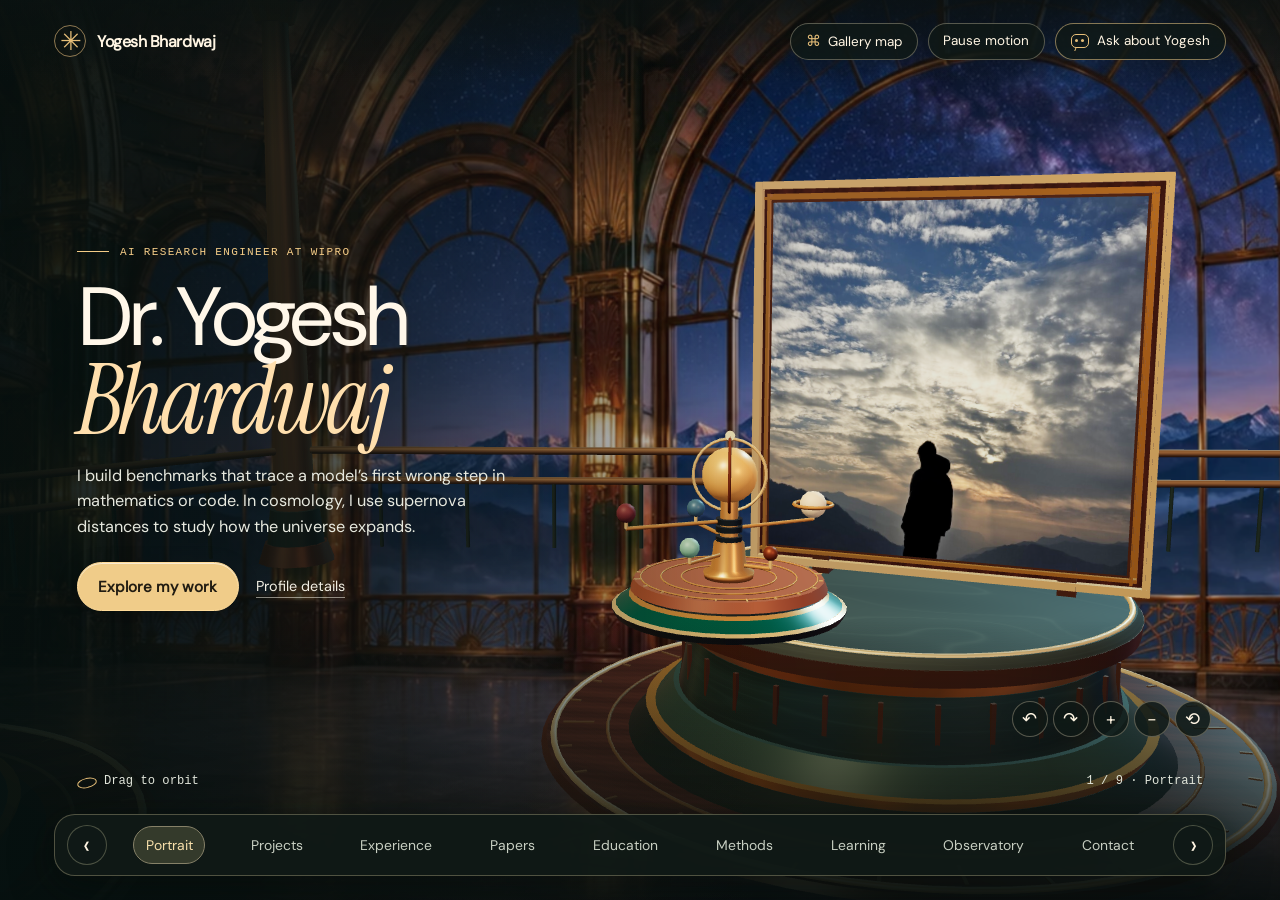
<file: gallery.html>
<!DOCTYPE html>
<html lang="en">
  <head>
    <meta charset="utf-8">
    <meta name="viewport" content="width=device-width, initial-scale=1">
    <meta name="theme-color" content="#0b0e0d">
    <title>Instrument gallery | Dr. Yogesh Bhardwaj | AI Evaluation &amp; Cosmology</title>
    <meta name="description" content="Explore Dr. Yogesh Bhardwaj’s benchmarks for mathematical reasoning, scientific software and peer-reviewed research on cosmic expansion.">
    <meta property="og:title" content="Dr. Yogesh Bhardwaj | AI Evaluation &amp; Cosmology">
    <meta property="og:description" content="Explore Dr. Yogesh Bhardwaj’s benchmarks for mathematical reasoning, scientific software and peer-reviewed research on cosmic expansion.">
    <meta property="og:type" content="website">
    <meta property="og:image" content="https://yogeshb15.github.io/portfolio/assets/yogesh-bhardwaj.jpg">
    <meta property="og:image:alt" content="Dr. Yogesh Bhardwaj silhouetted against a mountain sunset.">
    <meta property="og:url" content="https://yogeshb15.github.io/portfolio/">
    <link rel="canonical" href="https://yogeshb15.github.io/portfolio/gallery.html">
    <link rel="icon" href="assets/mark.png">
    <link rel="preload" href="assets/gallery-at-twilight.webp" as="image">
    <link rel="stylesheet" href="style.css">
    <link rel="stylesheet" href="gallery.css">
    <script defer src="site.js"></script>
    <script defer src="field-guide.js"></script>
    <script defer src="gallery-stations.js"></script>
    <script defer src="atlas-data.js"></script>
    <script defer src="portfolio-knowledge.js?v=1ec284921"></script>
    <script defer src="assistant.js?v=081dfa688"></script>
    <script defer src="three.min.js"></script>
    <script defer src="portfolio-sculptures.js"></script>
    <script defer src="gallery-painter.js"></script>
    <script defer src="gallery-world.js"></script>
    <script defer src="scene.js"></script>
    <script defer src="gallery.js"></script>
  </head>
  <body>
    <a class="skip" href="#main">Skip to content</a>
    <div id="top"></div>
    <header class="mast">
      <div class="wrap mast-inner">
        <a class="brand" href="./" aria-label="Yogesh Bhardwaj, home"><span class="rosette" aria-hidden="true"></span> Yogesh Bhardwaj</a>
        <nav aria-label="Primary navigation">
          <a href="#projects">Projects</a>
          <a href="#experience">Experience</a>
          <a href="#publications">Papers</a>
          <a href="credentials.html">Certificates</a>
        </nav>
        <a class="contact-nav" href="#contact">Write to me <span class="external-arrow" aria-hidden="true"></span></a>
      </div>
    </header>
    <main id="main">
      <section class="hero" id="about" aria-labelledby="name">
        <div class="intro">
          <span class="micro accent"><i></i> AI evaluation &amp; observational cosmology</span>
          <h1 id="name">Dr. Yogesh<br><em>Bhardwaj</em></h1>
          <p class="role">AI Research Engineer at <strong>Wipro</strong></p>
          <p class="intro-copy">I trace where language models lose a sign, drop a term or change units mid-calculation. In cosmology, I use supernova distances to test how matter creation would change the expansion of the universe.</p>
          <div class="actions">
            <button class="button primary" type="button" data-open-tour hidden>Tour the research <span aria-hidden="true">→</span></button>
            <a class="text-link" href="#projects">Browse projects</a>
            <a class="text-link" href="https://www.linkedin.com/in/dr-yogesh-bhardwaj-23069120a/">LinkedIn <span class="external-arrow" aria-hidden="true"></span></a>
          </div>
        </div>
        <figure class="portrait-plate">
          <div class="orbital-path" aria-hidden="true"></div>
          <div class="portrait-mount"><img src="assets/yogesh-bhardwaj.jpg" alt="My silhouette against a cloud-filled sunset in the mountains." width="800" height="800" fetchpriority="high"></div>
        </figure>
      </section>
      <div class="stats">
        <div class="wrap stats-inner">
          <div>
            <strong>PhD</strong>
            <span>Applied Mathematics<br>Delhi Technological University</span>
          </div>
          <a href="#publications"><strong>5</strong><span>Peer-reviewed<br>cosmology papers</span></a>
          <a href="#projects"><strong>8</strong><span>Public code<br>repositories</span></a>
        </div>
      </div>
      <section id="projects" class="wrap section">
        <div class="section-head">
          <div class="section-title">
            <span class="micro accent"><i></i>Research software</span>
            <h2>From equations to code</h2>
          </div>
          <a class="text-link" href="https://github.com/yogeshb15?tab=repositories">All repositories <span class="external-arrow" aria-hidden="true"></span></a>
        </div>
        <div class="cards">
          <article class="project-card">
            <img class="cover" src="assets/signals.webp" loading="lazy" width="920" height="342" alt="">
            <div class="card-content">
              <span class="micro">LLM evaluation</span>
              <h3>CosmoBench-Gen</h3>
              <p>I generate cosmology problems with known solutions, then introduce sign errors, unit mistakes and missing terms. The grader classified all 12 synthetic validation responses correctly.</p>
              <div class="card-foot">
                <small>Python · NumPy · SciPy</small>
                <a class="text-link" href="https://github.com/yogeshb15/-cosmobench-gen">View code <span class="external-arrow" aria-hidden="true"></span></a>
              </div>
            </div>
          </article>
          <article class="project-card">
            <img class="cover" src="assets/surface.webp" loading="lazy" width="920" height="342" alt="">
            <div class="card-content">
              <span class="micro">Scientific machine learning</span>
              <h3>CosmoEmulator-NN</h3>
              <p>Using 48,000 samples from 1,200 simulated cosmologies, I built a neural surrogate for distance modulus. Its held-out RMS residual was 14.3 mmag. In this benchmark, it ran about 35× faster than numerical integration.</p>
              <div class="card-foot">
                <small>Python · SciPy · scikit-learn</small>
                <a class="text-link" href="https://github.com/yogeshb15/cosmoemulator-nn">View code <span class="external-arrow" aria-hidden="true"></span></a>
              </div>
            </div>
          </article>
          <article class="project-card">
            <img class="cover" src="assets/phase.webp" loading="lazy" width="920" height="342" alt="">
            <div class="card-content">
              <span class="micro">Numerical methods</span>
              <h3>PINN-CosmoSolver</h3>
              <p>I trained a neural network against the cosmological evolution equation and compared it with an independent RK45 solution. The largest relative difference in the validation run was 0.004%.</p>
              <div class="card-foot">
                <small>NumPy · autograd · SciPy</small>
                <a class="text-link" href="https://github.com/yogeshb15/pinn-cosmo-solver">View code <span class="external-arrow" aria-hidden="true"></span></a>
              </div>
            </div>
          </article>
        </div>
        <details class="disclosure">
          <summary>Explore five more projects</summary>
          <div class="more-projects">
            <article class="project-card">
              <div class="card-content">
                <span class="micro">Supernova host galaxies</span>
                <h3>HostMass-Predictor</h3>
                <p>Which supernova host properties best predict galaxy mass? I compared four models on Pantheon+SH0ES data and measured how each feature affected their predictions.</p>
                <div class="card-foot">
                  <small>pandas · scikit-learn</small>
                  <a class="text-link" href="https://github.com/yogeshb15/hostmass-predictor">View code <span class="external-arrow" aria-hidden="true"></span></a>
                </div>
              </div>
            </article>
            <article class="project-card">
              <div class="card-content">
                <span class="micro">Anomaly detection</span>
                <h3>SN-Anomaly-Detector</h3>
                <p>I searched four supernova features for unusual combinations. Isolation Forest flagged 48 objects beyond those found by a three-sigma residual check in this sample.</p>
                <div class="card-foot">
                  <small>scikit-learn · SciPy</small>
                  <a class="text-link" href="https://github.com/yogeshb15/sn-anomaly-detector">View code <span class="external-arrow" aria-hidden="true"></span></a>
                </div>
              </div>
            </article>
            <article class="project-card">
              <div class="card-content">
                <span class="micro">Model classification</span>
                <h3>DarkEnergy-ModelClassifier</h3>
                <p>Could noisy Hubble diagrams distinguish three dark-energy models? A principal-component and neural-network classifier reached 74.2% accuracy on simulated test data. Random guessing would yield about 33%.</p>
                <div class="card-foot">
                  <small>Python · scikit-learn</small>
                  <a class="text-link" href="https://github.com/yogeshb15/darkenergy-model-classifier">View code <span class="external-arrow" aria-hidden="true"></span></a>
                </div>
              </div>
            </article>
            <article class="project-card">
              <div class="card-content">
                <span class="micro">Scientific information retrieval</span>
                <h3>CosmoSearch</h3>
                <p>I built a search tool for 31 cosmology entries. TF-IDF and latent semantic analysis rank related documents, while KMeans groups them by topic.</p>
                <div class="card-foot">
                  <small>NumPy · scikit-learn</small>
                  <a class="text-link" href="https://github.com/yogeshb15/cosmosearch">View code <span class="external-arrow" aria-hidden="true"></span></a>
                </div>
              </div>
            </article>
            <article class="project-card">
              <div class="card-content">
                <span class="micro">Statistical inference</span>
                <h3>H0-Tension-Analyzer</h3>
                <p>I compared six published Hubble-constant estimates, weighting by their reported uncertainties and quantifying the tension between each pair.</p>
                <div class="card-foot">
                  <small>NumPy · Matplotlib</small>
                  <a class="text-link" href="https://github.com/yogeshb15/h0-tension-analyzer">View code <span class="external-arrow" aria-hidden="true"></span></a>
                </div>
              </div>
            </article>
          </div>
        </details>
      </section>
      <section id="experience" class="tinted">
        <div class="wrap section split">
          <div class="section-title">
            <h2>Research experience</h2>
          </div>
          <div class="stack">
            <article class="current">
              <span class="current-label"><b></b> Current role</span>
              <h3>AI Research Engineer</h3>
              <div class="company">Wipro · Contractual</div>
              <p>I write mathematical and coding tasks, solve them independently and turn those solutions into grading criteria. I test each grader on edge cases where two answers can look similar but differ in a crucial step.</p>
              <p>When a response fails, I trace the calculation back to the first disagreement and check the problem statement, model output and reference implementation.</p>
            </article>
            <details open class="disclosure">
              <summary>Earlier AI and research roles</summary>
              <article class="entry">
                <div>
                  <strong>Innodata</strong>
                  <small>Former role · Joined May 2025</small>
                </div>
                <div>
                  <h4>Senior Associate, AI Model Training &amp; Research</h4>
                  <p>Wrote mathematics, coding and visual reasoning tasks, scored model responses and documented errors that recurred across evaluations.</p>
                </div>
              </article>
              <article class="entry">
                <div>
                  <strong>Turing</strong>
                  <small>Apr 2024 – Jul 2026</small>
                </div>
                <div>
                  <h4>LLM Senior Researcher</h4>
                  <p>Built reasoning evaluations and traced discrepancies between model-generated calculations and verified scientific solutions.</p>
                </div>
              </article>
              <article class="entry">
                <div>
                  <strong>Outlier</strong>
                  <small>Nov 2022 – Apr 2025</small>
                </div>
                <div>
                  <h4>AI Code Trainer / LLM Evaluator</h4>
                  <p>Evaluated more than 5,000 code solutions and authored over 1,000 edge-case tests. Optimized selected solutions to reduce execution time by up to 45%.</p>
                </div>
              </article>
              <article class="entry">
                <div>
                  <strong>Handshake AI</strong>
                  <small>Past project-based contract</small>
                </div>
                <div>
                  <h4>Freelance STEM Subject Matter Expert</h4>
                  <p>Developed worked mathematics problems for Planck, repository-based coding tasks with automated checks for Insight, and visual mathematics problems for Lumière.</p>
                </div>
              </article>
              <article class="entry">
                <div>
                  <strong>Snorkel AI</strong>
                  <small>Past project-based contract</small>
                </div>
                <div>
                  <h4>Freelance Research Subject Matter Expert</h4>
                  <p>Specified STEM problems that require several analytical steps, with explicit assumptions and criteria for a correct answer.</p>
                </div>
              </article>
              <article class="entry">
                <div>
                  <strong>Delhi Technological University</strong>
                  <small>Jan 2022 – Jun 2026</small>
                </div>
                <div>
                  <h4>Senior Researcher</h4>
                  <p>Used Python, Mathematica and MCMC to test cosmological models against supernova, cosmic-chronometer, BAO and gamma-ray-burst observations. Co-authored five peer-reviewed papers.</p>
                </div>
              </article>
            </details>
            <details class="disclosure">
              <summary>Mathematics teaching and review</summary>
              <article class="entry">
                <div>
                  <strong>I.A.S. Maths Academy</strong>
                  <small>Jan – Aug 2023</small>
                </div>
                <div>
                  <h4>Mathematics Specialist</h4>
                  <p>Designed more than 200 assessments for over 500 students in calculus, linear algebra and differential equations.</p>
                </div>
              </article>
              <article class="entry">
                <div>
                  <strong>Course Hero</strong>
                  <small>Jan 2020 – Jan 2021</small>
                </div>
                <div>
                  <h4>Subject Matter Expert &amp; Reviewer</h4>
                  <p>Reviewed more than 3,000 academic solutions and mentored over 25 junior staff members.</p>
                </div>
              </article>
              <article class="entry">
                <div>
                  <strong>Chegg</strong>
                  <small>Feb – Dec 2020</small>
                </div>
                <div>
                  <h4>Subject Matter Expert</h4>
                  <p>Developed solutions across more than 15 mathematics subject areas and test-series materials used by over 10,000 students.</p>
                </div>
              </article>
            </details>
          </div>
        </div>
      </section>
      <section id="publications" class="wrap section split">
        <div>
          <div class="section-title">
            <span class="micro accent"><i></i>Cosmology</span>
            <h2>Research papers</h2>
          </div>
          <p class="side-note">Across five papers, Dr. C.P. Singh and I study how matter creation, viscosity and modified gravity alter the expansion predicted by cosmological models.</p>
          <div class="side-links">
            <a class="text-link" href="https://scholar.google.com/citations?user=yfr75FUAAAAJ">Google Scholar <span class="external-arrow" aria-hidden="true"></span></a>
            <a class="text-link" href="https://orcid.org/0009-0008-6658-8333">ORCID <span class="external-arrow" aria-hidden="true"></span></a>
          </div>
        </div>
        <ol class="paper-list">
          <li>
            <time>2026</time>
            <div>
              <h3><a href="https://doi.org/10.1007/s10509-026-04533-z">Exploring f(Q) gravity through variable generalized Chaplygin gas and matter creation cosmology <span class="external-arrow" aria-hidden="true"></span></a></h3>
              <p><em>Astrophysics and Space Science</em> · 371, 4</p>
            </div>
          </li>
          <li>
            <time>2025</time>
            <div>
              <h3><a href="https://doi.org/10.1140/epjc/s10052-025-15227-1">Cosmological dynamics of matter creation with modified Chaplygin gas and bulk viscosity <span class="external-arrow" aria-hidden="true"></span></a></h3>
              <p><em>The European Physical Journal C</em> · 85, 1465</p>
            </div>
          </li>
          <li>
            <time>2025</time>
            <div>
              <h3><a href="https://doi.org/10.1016/j.aop.2025.170128">Late cosmic acceleration by matter creation cosmology in modified gravity <span class="external-arrow" aria-hidden="true"></span></a></h3>
              <p><em>Annals of Physics</em> · 480, 170128</p>
            </div>
          </li>
          <li>
            <time>2024</time>
            <div>
              <h3><a href="https://doi.org/10.1088/1572-9494/ad58c2">Constraining the variable generalized Chaplygin gas model in matter creation cosmology <span class="external-arrow" aria-hidden="true"></span></a></h3>
              <p><em>Communications in Theoretical Physics</em> · 76, 105403</p>
            </div>
          </li>
          <li>
            <time>2024</time>
            <div>
              <h3><a href="https://doi.org/10.1007/s10509-024-04267-w">Matter creation cosmology with generalized Chaplygin gas <span class="external-arrow" aria-hidden="true"></span></a></h3>
              <p><em>Astrophysics and Space Science</em> · 369, 2</p>
            </div>
          </li>
        </ol>
      </section>
      <section class="tinted" id="education">
        <div class="wrap section split">
          <div class="section-title">
            <h2>Degrees &amp; doctoral research</h2>
          </div>
          <div class="stack degrees">
            <article>
              <small>2022 – 2026</small>
              <h3>PhD in Applied Mathematics</h3>
              <strong>Delhi Technological University</strong>
              <p>My doctorate examined exotic fluids and matter creation as possible drivers of cosmic acceleration in general relativity and modified gravity.</p>
            </article>
            <article>
              <small>2019 – 2021</small>
              <h3>MSc in Applied Mathematics</h3>
              <strong>Delhi Technological University</strong>
              <p>Graduate project, <em>An Extended Multilevel Transportation Problem with Multiple Inputs and Outputs</em> (2021).</p>
            </article>
            <article>
              <small>2015 – 2018</small>
              <h3>Bachelor of Science</h3>
              <strong>University of Delhi</strong>
            </article>
            <details class="disclosure">
              <summary>Conference presentations</summary>
              <ul class="plain-list">
                <li><strong>ICRTM, Feb 2025</strong> · Hansraj College, University of Delhi<br>Dynamical Study of Variable Generalized Chaplygin Gas Model with Matter Creation in f(Q) Theory.</li>
                <li><strong>IWGC, Sep 2023</strong> · Netaji Subhas University of Technology<br>Constraining Generalized Chaplygin Gas Model with Matter Creation Cosmology.</li>
                <li><strong>RAMSIA, Jun 2023</strong> · GLA University, Mathura<br>Matter Creation Cosmology with Variable Chaplygin Gas Equation of State.</li>
              </ul>
            </details>
            <details id="awards" class="disclosure">
              <summary>Research awards</summary>
              <ul class="plain-list">
                <li>Research Excellence Award, awarded twice by Delhi Technological University.</li>
                <li>
                  <a class="" href="https://physicistparticle.com/mr-yogesh-bhardwaj-cosmology-best-researcher-award-2210">Best Researcher Award, Indian Scientist <span class="external-arrow" aria-hidden="true"></span></a>
                </li>
                <li>Two additional research awards in 2026.</li>
              </ul>
            </details>
          </div>
        </div>
      </section>
      <section id="skills" class="wrap section split">
        <div class="section-title">

          <h2>Methods &amp; tools</h2>
        </div>
        <div>
          <div class="skill-grid">
            <div>
              <h3>Evaluating model reasoning</h3>
              <p>Adversarial tasks, multimodal reasoning, rubric design, reference implementations, numerical verification and edge-case testing.</p>
            </div>
            <div>
              <h3>Programming and machine learning</h3>
              <p>Python, SQL, C/C++, R, MATLAB, Mathematica, NumPy, pandas, SciPy, scikit-learn, PyTorch, TensorFlow and Hugging Face Transformers.</p>
            </div>
            <div>
              <h3>Statistics &amp; scientific computing</h3>
              <p>MCMC, differential equations, optimization, cross-validation, hyperparameter tuning, anomaly detection and permutation importance.</p>
            </div>
            <div>
              <h3>Language and information retrieval</h3>
              <p>Sentence-BERT, BART, T5, semantic search, text summarization and sentiment analysis.</p>
            </div>
          </div>
          <details id="hobbies" class="disclosure outside">
            <summary>Beyond the desk</summary>
            <p>I play cricket, badminton and chess. At DTU, I was part of the team that won the 2025 PARAAKRAM cricket tournament. Some of my favourite places to travel are Spiti, Ladakh and the Tirthan Valley.</p>
          </details>
        </div>
      </section>
      <section id="observatory" class="wrap observatory" aria-labelledby="observatory-title">
        <img src="assets/lunar-observatory.webp" width="1920" height="768" alt="" loading="lazy">
        <div class="observatory-caption">
          <h2 id="observatory-title">The observatory</h2>
          <p>Follow light through a telescope, pluck a guitar string or steer by a compass. Beyond the studio, fly to Saturn’s rings and descend into a lunar crater.</p>
          <div class="instrument-controls" role="group" aria-label="Explore the observatory in 3D">
              <button class="scene-button primary-view" id="explore-scene" data-instrument="reset" type="button" hidden>Enter the observatory</button>
              <button class="instrument" data-instrument="solar" type="button" hidden>Space</button>
              <button class="instrument" data-instrument="guitar" type="button" hidden>Guitar</button>
              <button class="instrument" data-instrument="telescope" type="button" hidden>Telescope</button>
              <button class="instrument" data-instrument="compass" type="button" hidden>Compass</button>
            </div>
        </div>
      </section>
      <section id="certifications" class="tinted">
        <div class="wrap section split">
          <div>
            <div class="section-title">
              <span class="micro accent"><i></i>Continuing education</span>
              <h2>Professional learning</h2>
            </div>
            <p class="side-note">My LinkedIn Learning record includes 22 courses and one learning path in AI evaluation, agent development and Python. Each entry links to its certificate.</p>
            <a class="button primary" href="credentials.html">Browse 23 certificates <span aria-hidden="true">→</span></a>
          </div>
          <div>
            <h3 class="subhead">Selected LinkedIn certificates</h3>
            <ul class="cred-list">
              <li class="credential" data-topic="AI evaluation">
                <div>
                  <small>Mahesh Yadav · <time datetime="2026-11-17">17 Nov 2026</time></small>
                  <h3><a href="https://www.linkedin.com/learning/certificates/062deb3fccb16ea3d79813e22be9c5c85cd8ef11d1a665e2441efa03f98a8d98?trk=share_certificate">AI Evaluations: Foundations and Practical Examples <span class="external-arrow" aria-hidden="true"></span></a></h3>
                </div>
              </li>
              <li class="credential" data-topic="AI evaluation">
                <div>
                  <small>Soumya Batra · <time datetime="2026-11-19">19 Nov 2026</time></small>
                  <h3><a href="https://www.linkedin.com/learning/certificates/aba04467b6e76ea70c7a0b7feae45d11d9b6981e8b712d7e6902e1269bc74bc3?trk=share_certificate">Interpretable AI: A Hands-on Introduction <span class="external-arrow" aria-hidden="true"></span></a></h3>
                </div>
              </li>
              <li class="credential" data-topic="Python &amp; ML">
                <div>
                  <small>LinkedIn Learning path · <time datetime="2026-11-12">12 Nov 2026</time></small>
                  <h3><a href="https://www.linkedin.com/learning/certificates/c8c85bd0eacda573ad8c4893c266ec8825fe89d36a7d2ea9caab7583548f9555?trk=share_certificate">Advance Your Skills in Python <span class="external-arrow" aria-hidden="true"></span></a></h3>
                </div>
              </li>
            </ul>
            <details class="disclosure">
              <summary>Coursera &amp; Udemy certifications</summary>
              <ul class="plain-list">
                <li>Data-Driven Astronomy · Coursera, 2024</li>
                <li>100 Days of Code: The Complete Python Pro Bootcamp · Udemy, 2023</li>
                <li>Programming for Everybody – Python · Coursera, 2022</li>
              </ul>
            </details>
          </div>
        </div>
      </section>
      <section id="contact" class="contact-section">
        <div class="wrap section split">
          <div>
            <div class="section-title">
              <h2>Start a conversation</h2>
            </div>
            <p class="side-note">For research collaborations, benchmark design or engineering roles, tell me what you’re working on and where I could contribute.</p>
            <button class="contact-assist" type="button" data-open-assistant hidden>Ask about my work <span aria-hidden="true">↗</span></button>
            <a class="email" href="mailto:yogeshb00015@gmail.com">yogeshb00015@gmail.com</a>
            <p class="contact-extra">Delhi, India · English &amp; Hindi</p>
            <div class="side-links">
              <a class="text-link" href="https://www.linkedin.com/in/dr-yogesh-bhardwaj-23069120a/">LinkedIn <span class="external-arrow" aria-hidden="true"></span></a>
              <a class="text-link" href="https://github.com/yogeshb15">GitHub <span class="external-arrow" aria-hidden="true"></span></a>
            </div>
          </div>
          <form action="https://formsubmit.co/yogeshb00015@gmail.com" method="post" id="contact-form">
            <div class="form-row">
              <label>Your name<input name="name" autocomplete="name" required></label>
              <label>Email address<input type="email" name="email" autocomplete="email" required></label>
            </div>
            <label>What would you like to discuss?<textarea name="message" rows="3" required></textarea></label>
            <input type="text" name="_honey" tabindex="-1" autocomplete="off" hidden>
            <input type="hidden" name="_subject" value="New message from your portfolio site">
            <button class="button light" type="submit">Send enquiry <span class="external-arrow" aria-hidden="true"></span></button>
            <p id="form-status" role="status"></p>
          </form>
        </div>
      </section>
    </main>
    <footer>
      <div class="wrap footer-inner">
        <a class="brand" href="./"><span class="rosette" aria-hidden="true"></span> Yogesh Bhardwaj</a>
        <span>© 2026 · Delhi, India</span>
        <a href="#top">Return to top ↑</a>
      </div>
    </footer>
  </body>
</html>
</file>
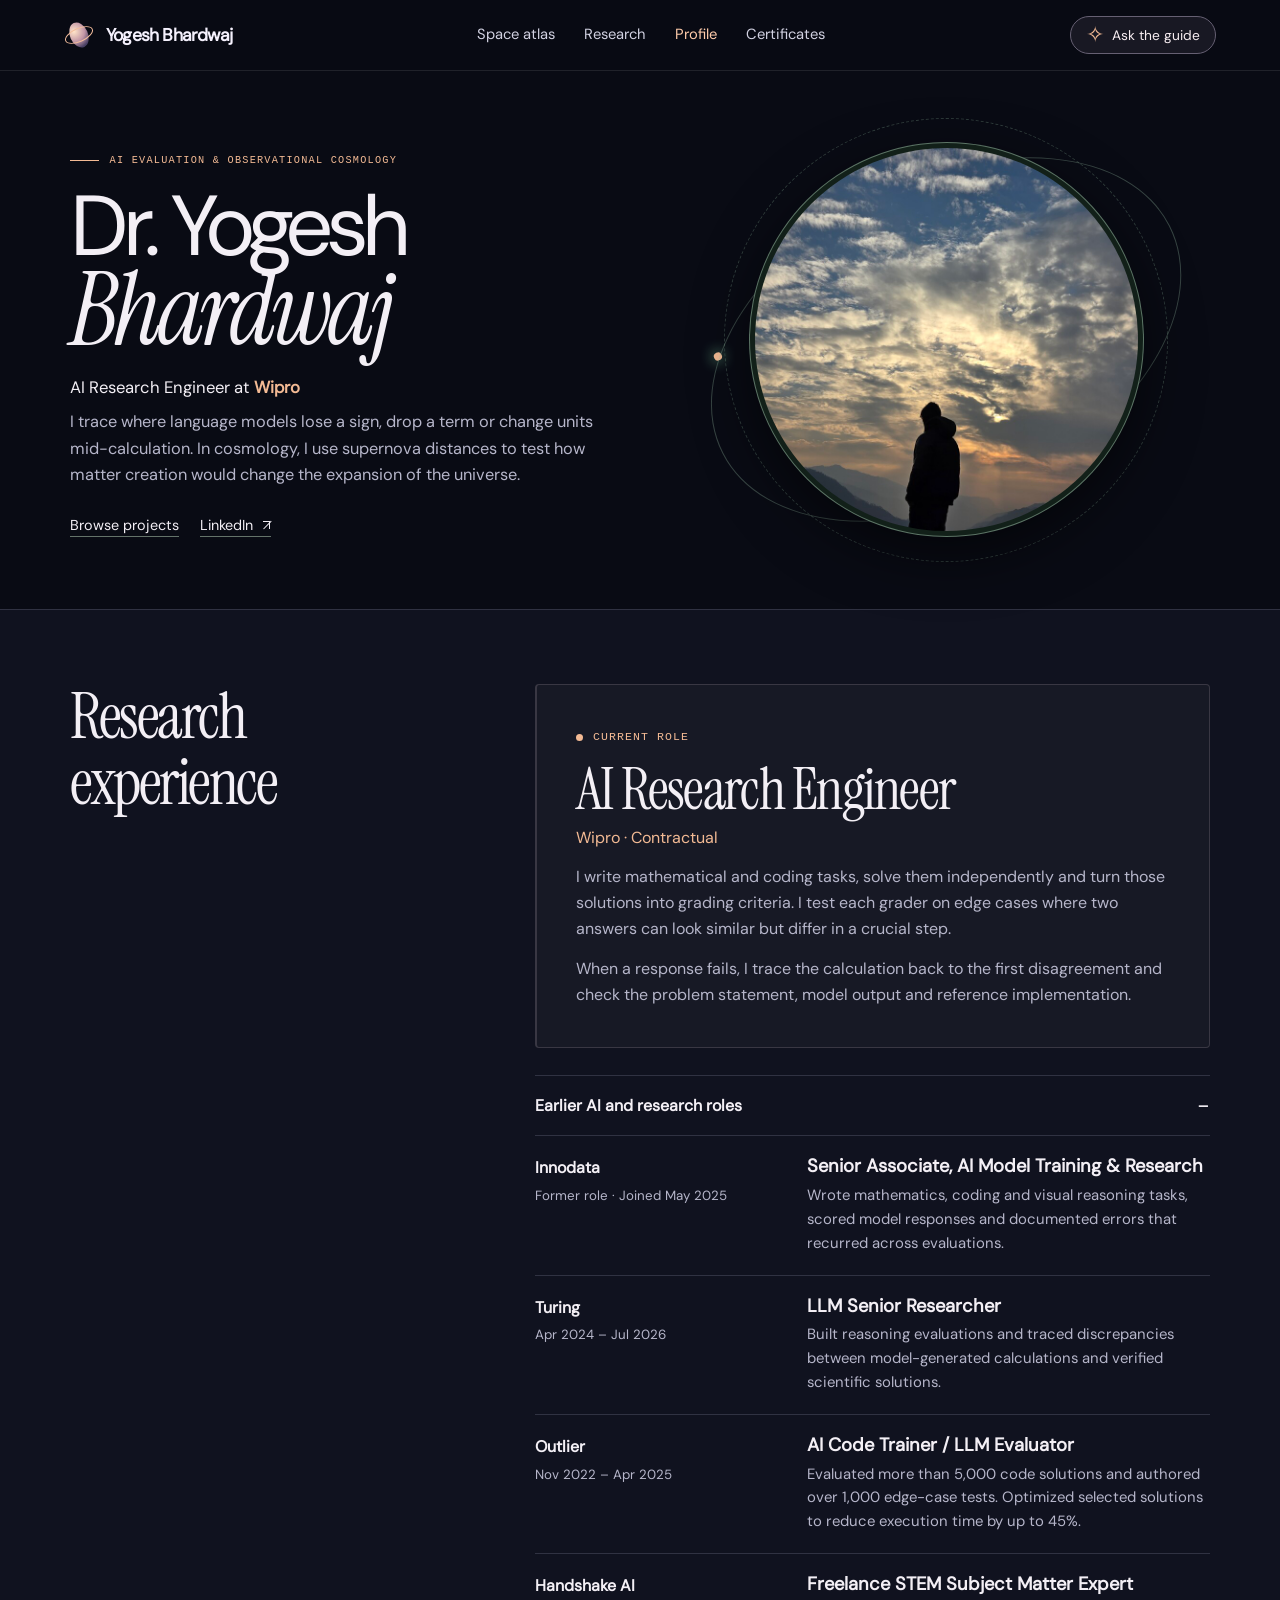
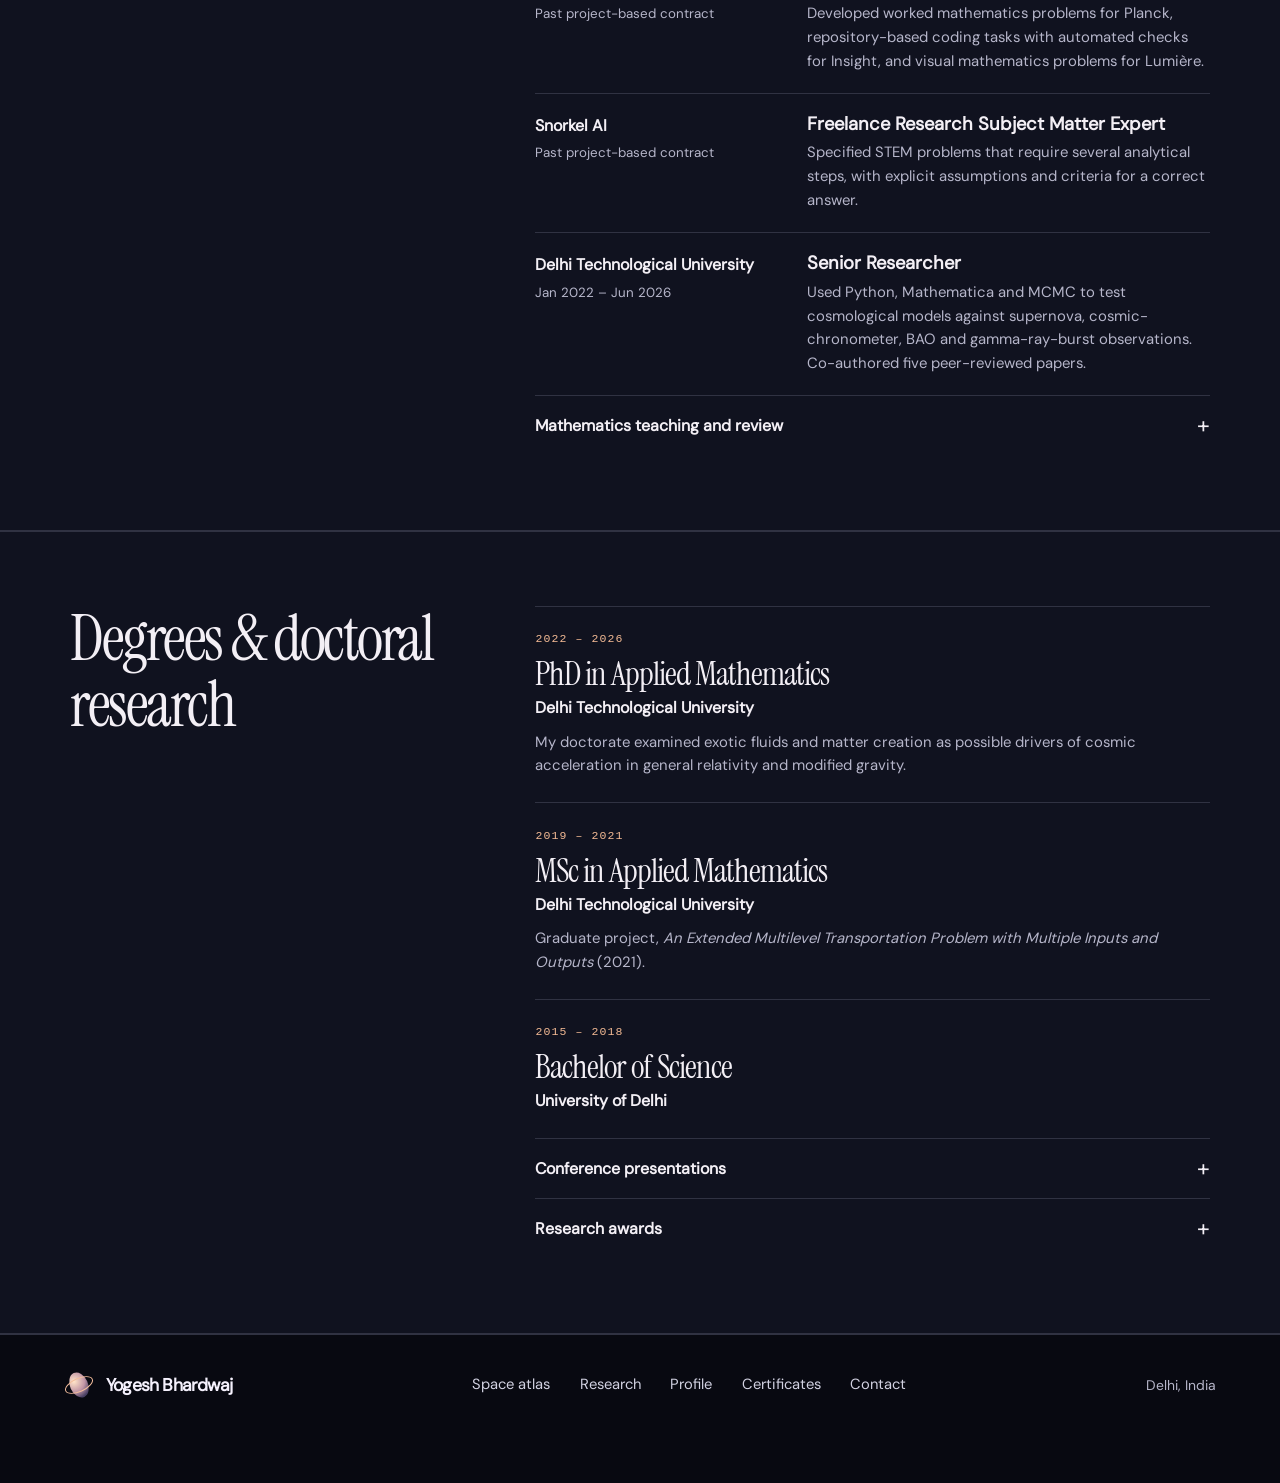
<file: profile.html>
<!doctype html>
<html lang="en"><head>
<meta charset="utf-8"><meta name="viewport" content="width=device-width, initial-scale=1">
<meta name="theme-color" content="#080a13"><title>Profile | Dr. Yogesh Bhardwaj</title>
<meta name="description" content="The education, research career, awards and conference presentations of Dr. Yogesh Bhardwaj.">
<link rel="canonical" href="https://yogeshb15.github.io/portfolio/profile.html"><meta property="og:type" content="website"><meta property="og:url" content="https://yogeshb15.github.io/portfolio/profile.html">
<meta property="og:title" content="Profile | Dr. Yogesh Bhardwaj"><meta property="og:description" content="The education, research career, awards and conference presentations of Dr. Yogesh Bhardwaj.">
<meta property="og:image" content="https://yogeshb15.github.io/portfolio/assets/spiral-atlas.webp">
<link rel="icon" href="assets/mark.png">
<link rel="stylesheet" href="style.css"><link rel="stylesheet" href="star-site.css?v=881f4a57c">
<script defer src="site.js"></script>
<script defer src="field-guide.js"></script>
<script defer src="gallery-stations.js"></script>
<script defer src="atlas-data.js"></script>
<script defer src="portfolio-knowledge.js?v=1ec284921"></script>
<script defer src="assistant.js?v=081dfa688"></script>
<script defer src="star-site.js?v=c3f672512"></script>
<noscript><style>.flight-panel,.guide-trigger,.galaxy-tag{display:none}@media(max-width:719px){.star-top{height:auto;flex-wrap:wrap;padding-block:.55rem}.star-top nav{display:flex;flex-wrap:wrap;gap:.7rem;width:100%}.star-top nav a{padding:.15rem 0}}</style></noscript>
</head><body class="cosmic-site" data-page="profile.html">
<a class="skip" href="#main">Skip to content</a><header class="star-header"><div class="star-wrap star-top">
 <a class="star-brand" href="./"><span class="orbit-sign" aria-hidden="true"></span><span>Yogesh Bhardwaj</span></a>
 <nav id="site-navigation" aria-label="Main navigation"><a href="space.html">Space atlas</a><a href="research.html">Research</a><a href="profile.html" aria-current="page">Profile</a><a href="credentials.html">Certificates</a></nav>
 <div class="header-tools"><button class="guide-trigger" type="button" data-open-assistant hidden><span class="guide-star" aria-hidden="true">✧</span> Ask the guide</button><button class="menu-trigger" type="button" aria-controls="site-navigation" aria-expanded="false" hidden>Menu</button></div>
 </div></header>
<main id="main" class="detail-page profile-page"><section class="hero" id="about" aria-labelledby="name">
        <div class="intro">
          <span class="micro accent"><i></i> AI evaluation &amp; observational cosmology</span>
          <h1 id="name">Dr. Yogesh<br><em>Bhardwaj</em></h1>
          <p class="role">AI Research Engineer at <strong>Wipro</strong></p>
          <p class="intro-copy">I trace where language models lose a sign, drop a term or change units mid-calculation. In cosmology, I use supernova distances to test how matter creation would change the expansion of the universe.</p>
          <div class="actions">
            <a class="text-link" href="research.html#projects">Browse projects</a>
            <a class="text-link" href="https://www.linkedin.com/in/dr-yogesh-bhardwaj-23069120a/">LinkedIn <span class="external-arrow" aria-hidden="true"></span></a>
          </div>
        </div>
        <figure class="portrait-plate">
          <div class="orbital-path" aria-hidden="true"></div>
          <div class="portrait-mount"><img src="assets/yogesh-bhardwaj.jpg" alt="My silhouette against a cloud-filled sunset in the mountains." width="800" height="800" fetchpriority="high"></div>
        </figure>
      </section><section id="experience" class="tinted">
        <div class="wrap section split">
          <div class="section-title">
            <h2>Research experience</h2>
          </div>
          <div class="stack">
            <article class="current">
              <span class="current-label"><b></b> Current role</span>
              <h3>AI Research Engineer</h3>
              <div class="company">Wipro · Contractual</div>
              <p>I write mathematical and coding tasks, solve them independently and turn those solutions into grading criteria. I test each grader on edge cases where two answers can look similar but differ in a crucial step.</p>
              <p>When a response fails, I trace the calculation back to the first disagreement and check the problem statement, model output and reference implementation.</p>
            </article>
            <details open class="disclosure">
              <summary>Earlier AI and research roles</summary>
              <article class="entry">
                <div>
                  <strong>Innodata</strong>
                  <small>Former role · Joined May 2025</small>
                </div>
                <div>
                  <h4>Senior Associate, AI Model Training &amp; Research</h4>
                  <p>Wrote mathematics, coding and visual reasoning tasks, scored model responses and documented errors that recurred across evaluations.</p>
                </div>
              </article>
              <article class="entry">
                <div>
                  <strong>Turing</strong>
                  <small>Apr 2024 – Jul 2026</small>
                </div>
                <div>
                  <h4>LLM Senior Researcher</h4>
                  <p>Built reasoning evaluations and traced discrepancies between model-generated calculations and verified scientific solutions.</p>
                </div>
              </article>
              <article class="entry">
                <div>
                  <strong>Outlier</strong>
                  <small>Nov 2022 – Apr 2025</small>
                </div>
                <div>
                  <h4>AI Code Trainer / LLM Evaluator</h4>
                  <p>Evaluated more than 5,000 code solutions and authored over 1,000 edge-case tests. Optimized selected solutions to reduce execution time by up to 45%.</p>
                </div>
              </article>
              <article class="entry">
                <div>
                  <strong>Handshake AI</strong>
                  <small>Past project-based contract</small>
                </div>
                <div>
                  <h4>Freelance STEM Subject Matter Expert</h4>
                  <p>Developed worked mathematics problems for Planck, repository-based coding tasks with automated checks for Insight, and visual mathematics problems for Lumière.</p>
                </div>
              </article>
              <article class="entry">
                <div>
                  <strong>Snorkel AI</strong>
                  <small>Past project-based contract</small>
                </div>
                <div>
                  <h4>Freelance Research Subject Matter Expert</h4>
                  <p>Specified STEM problems that require several analytical steps, with explicit assumptions and criteria for a correct answer.</p>
                </div>
              </article>
              <article class="entry">
                <div>
                  <strong>Delhi Technological University</strong>
                  <small>Jan 2022 – Jun 2026</small>
                </div>
                <div>
                  <h4>Senior Researcher</h4>
                  <p>Used Python, Mathematica and MCMC to test cosmological models against supernova, cosmic-chronometer, BAO and gamma-ray-burst observations. Co-authored five peer-reviewed papers.</p>
                </div>
              </article>
            </details>
            <details class="disclosure">
              <summary>Mathematics teaching and review</summary>
              <article class="entry">
                <div>
                  <strong>I.A.S. Maths Academy</strong>
                  <small>Jan – Aug 2023</small>
                </div>
                <div>
                  <h4>Mathematics Specialist</h4>
                  <p>Designed more than 200 assessments for over 500 students in calculus, linear algebra and differential equations.</p>
                </div>
              </article>
              <article class="entry">
                <div>
                  <strong>Course Hero</strong>
                  <small>Jan 2020 – Jan 2021</small>
                </div>
                <div>
                  <h4>Subject Matter Expert &amp; Reviewer</h4>
                  <p>Reviewed more than 3,000 academic solutions and mentored over 25 junior staff members.</p>
                </div>
              </article>
              <article class="entry">
                <div>
                  <strong>Chegg</strong>
                  <small>Feb – Dec 2020</small>
                </div>
                <div>
                  <h4>Subject Matter Expert</h4>
                  <p>Developed solutions across more than 15 mathematics subject areas and test-series materials used by over 10,000 students.</p>
                </div>
              </article>
            </details>
          </div>
        </div>
      </section><section class="tinted" id="education">
        <div class="wrap section split">
          <div class="section-title">
            <h2>Degrees &amp; doctoral research</h2>
          </div>
          <div class="stack degrees">
            <article>
              <small>2022 – 2026</small>
              <h3>PhD in Applied Mathematics</h3>
              <strong>Delhi Technological University</strong>
              <p>My doctorate examined exotic fluids and matter creation as possible drivers of cosmic acceleration in general relativity and modified gravity.</p>
            </article>
            <article>
              <small>2019 – 2021</small>
              <h3>MSc in Applied Mathematics</h3>
              <strong>Delhi Technological University</strong>
              <p>Graduate project, <em>An Extended Multilevel Transportation Problem with Multiple Inputs and Outputs</em> (2021).</p>
            </article>
            <article>
              <small>2015 – 2018</small>
              <h3>Bachelor of Science</h3>
              <strong>University of Delhi</strong>
            </article>
            <details class="disclosure">
              <summary>Conference presentations</summary>
              <ul class="plain-list">
                <li><strong>ICRTM, Feb 2025</strong> · Hansraj College, University of Delhi<br>Dynamical Study of Variable Generalized Chaplygin Gas Model with Matter Creation in f(Q) Theory.</li>
                <li><strong>IWGC, Sep 2023</strong> · Netaji Subhas University of Technology<br>Constraining Generalized Chaplygin Gas Model with Matter Creation Cosmology.</li>
                <li><strong>RAMSIA, Jun 2023</strong> · GLA University, Mathura<br>Matter Creation Cosmology with Variable Chaplygin Gas Equation of State.</li>
              </ul>
            </details>
            <details id="awards" class="disclosure">
              <summary>Research awards</summary>
              <ul class="plain-list">
                <li>Research Excellence Award, awarded twice by Delhi Technological University.</li>
                <li>
                  <a class="" href="https://physicistparticle.com/mr-yogesh-bhardwaj-cosmology-best-researcher-award-2210">Best Researcher Award, Indian Scientist <span class="external-arrow" aria-hidden="true"></span></a>
                </li>
                <li>Two additional research awards in 2026.</li>
              </ul>
            </details>
          </div>
        </div>
      </section></main>
<footer class="star-footer"><div class="star-wrap"><a href="./" class="star-brand"><span class="orbit-sign" aria-hidden="true"></span>Yogesh Bhardwaj</a><nav aria-label="Footer"><a href="space.html">Space atlas</a><a href="research.html">Research</a><a href="profile.html">Profile</a><a href="credentials.html">Certificates</a><a href="./#contact">Contact</a></nav><span>Delhi, India</span></div></footer></body></html>
</file>
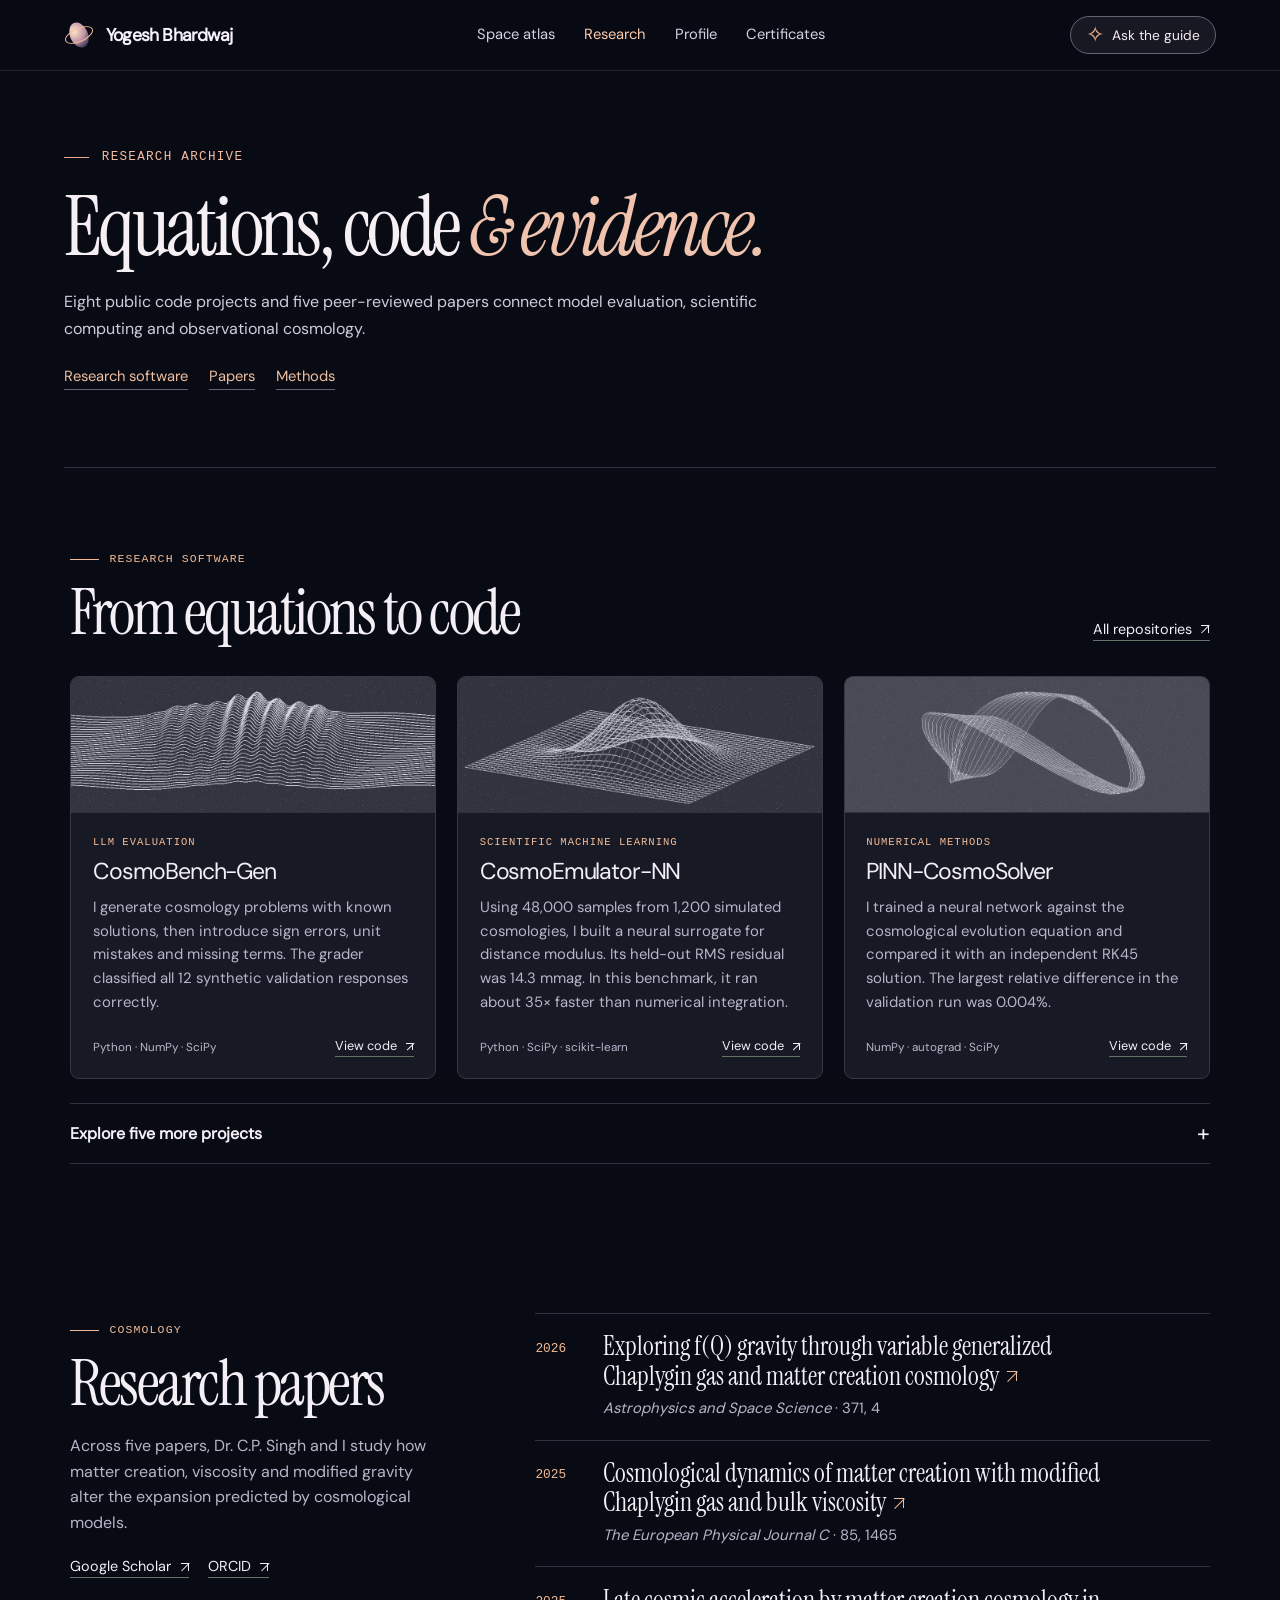
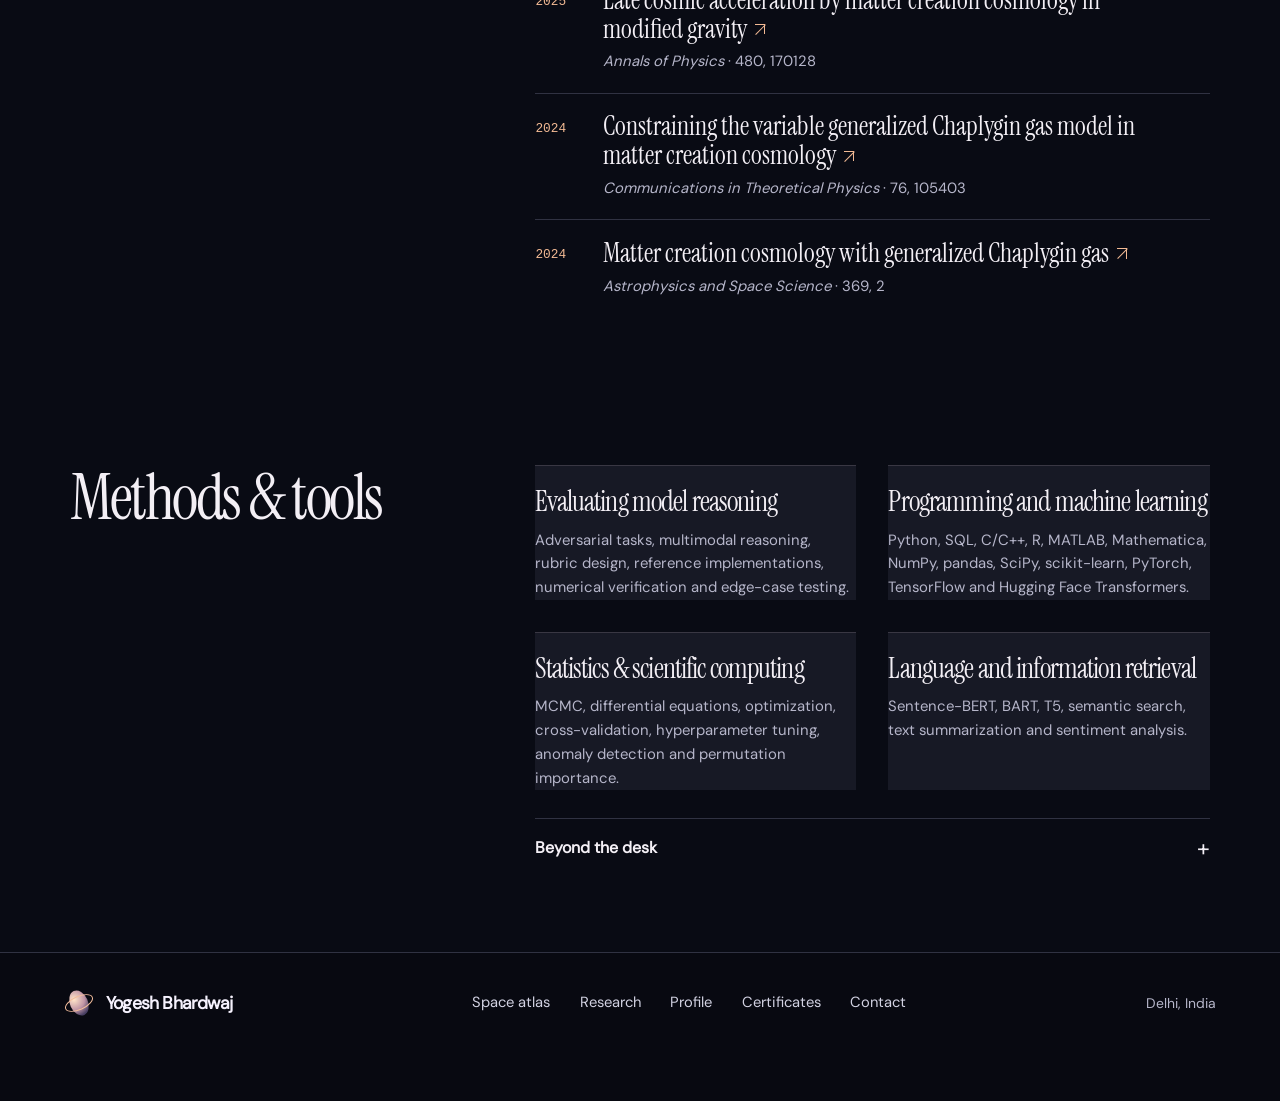
<file: research.html>
<!doctype html>
<html lang="en"><head>
<meta charset="utf-8"><meta name="viewport" content="width=device-width, initial-scale=1">
<meta name="theme-color" content="#080a13"><title>Research | Dr. Yogesh Bhardwaj</title>
<meta name="description" content="Explore eight scientific software projects, five papers and the methods behind them.">
<link rel="canonical" href="https://yogeshb15.github.io/portfolio/research.html"><meta property="og:type" content="website"><meta property="og:url" content="https://yogeshb15.github.io/portfolio/research.html">
<meta property="og:title" content="Research | Dr. Yogesh Bhardwaj"><meta property="og:description" content="Explore eight scientific software projects, five papers and the methods behind them.">
<meta property="og:image" content="https://yogeshb15.github.io/portfolio/assets/spiral-atlas.webp">
<link rel="icon" href="assets/mark.png">
<link rel="stylesheet" href="style.css"><link rel="stylesheet" href="star-site.css?v=881f4a57c">
<script defer src="site.js"></script>
<script defer src="field-guide.js"></script>
<script defer src="gallery-stations.js"></script>
<script defer src="atlas-data.js"></script>
<script defer src="portfolio-knowledge.js?v=1ec284921"></script>
<script defer src="assistant.js?v=081dfa688"></script>
<script defer src="star-site.js?v=c3f672512"></script>
<noscript><style>.flight-panel,.guide-trigger,.galaxy-tag{display:none}@media(max-width:719px){.star-top{height:auto;flex-wrap:wrap;padding-block:.55rem}.star-top nav{display:flex;flex-wrap:wrap;gap:.7rem;width:100%}.star-top nav a{padding:.15rem 0}}</style></noscript>
</head><body class="cosmic-site" data-page="research.html">
<a class="skip" href="#main">Skip to content</a><header class="star-header"><div class="star-wrap star-top">
 <a class="star-brand" href="./"><span class="orbit-sign" aria-hidden="true"></span><span>Yogesh Bhardwaj</span></a>
 <nav id="site-navigation" aria-label="Main navigation"><a href="space.html">Space atlas</a><a href="research.html" aria-current="page">Research</a><a href="profile.html">Profile</a><a href="credentials.html">Certificates</a></nav>
 <div class="header-tools"><button class="guide-trigger" type="button" data-open-assistant hidden><span class="guide-star" aria-hidden="true">✧</span> Ask the guide</button><button class="menu-trigger" type="button" aria-controls="site-navigation" aria-expanded="false" hidden>Menu</button></div>
 </div></header>
<main class="detail-page" id="main"><div class="star-wrap inner-intro"><p class="kicker"><i></i>Research archive</p><h1>Equations, code <em>&amp; evidence.</em></h1><p>Eight public code projects and five peer-reviewed papers connect model evaluation, scientific computing and observational cosmology.</p><nav class="fragment-nav" aria-label="On this page"><a href="#projects">Research software</a><a href="#publications">Papers</a><a href="#skills">Methods</a></nav></div><section id="projects" class="wrap section">
        <div class="section-head">
          <div class="section-title">
            <span class="micro accent"><i></i>Research software</span>
            <h2>From equations to code</h2>
          </div>
          <a class="text-link" href="https://github.com/yogeshb15?tab=repositories">All repositories <span class="external-arrow" aria-hidden="true"></span></a>
        </div>
        <div class="cards">
          <article class="project-card" id="cosmobench-gen">
            <img class="cover" src="assets/signals.webp" loading="lazy" width="920" height="342" alt="">
            <div class="card-content">
              <span class="micro">LLM evaluation</span>
              <h3>CosmoBench-Gen</h3>
              <p>I generate cosmology problems with known solutions, then introduce sign errors, unit mistakes and missing terms. The grader classified all 12 synthetic validation responses correctly.</p>
              <div class="card-foot">
                <small>Python · NumPy · SciPy</small>
                <a class="text-link" href="https://github.com/yogeshb15/-cosmobench-gen">View code <span class="external-arrow" aria-hidden="true"></span></a>
              </div>
            </div>
          </article>
          <article class="project-card" id="cosmoemulator-nn">
            <img class="cover" src="assets/surface.webp" loading="lazy" width="920" height="342" alt="">
            <div class="card-content">
              <span class="micro">Scientific machine learning</span>
              <h3>CosmoEmulator-NN</h3>
              <p>Using 48,000 samples from 1,200 simulated cosmologies, I built a neural surrogate for distance modulus. Its held-out RMS residual was 14.3 mmag. In this benchmark, it ran about 35× faster than numerical integration.</p>
              <div class="card-foot">
                <small>Python · SciPy · scikit-learn</small>
                <a class="text-link" href="https://github.com/yogeshb15/cosmoemulator-nn">View code <span class="external-arrow" aria-hidden="true"></span></a>
              </div>
            </div>
          </article>
          <article class="project-card" id="pinn-cosmosolver">
            <img class="cover" src="assets/phase.webp" loading="lazy" width="920" height="342" alt="">
            <div class="card-content">
              <span class="micro">Numerical methods</span>
              <h3>PINN-CosmoSolver</h3>
              <p>I trained a neural network against the cosmological evolution equation and compared it with an independent RK45 solution. The largest relative difference in the validation run was 0.004%.</p>
              <div class="card-foot">
                <small>NumPy · autograd · SciPy</small>
                <a class="text-link" href="https://github.com/yogeshb15/pinn-cosmo-solver">View code <span class="external-arrow" aria-hidden="true"></span></a>
              </div>
            </div>
          </article>
        </div>
        <details class="disclosure">
          <summary>Explore five more projects</summary>
          <div class="more-projects">
            <article class="project-card" id="hostmass-predictor">
              <div class="card-content">
                <span class="micro">Supernova host galaxies</span>
                <h3>HostMass-Predictor</h3>
                <p>Which supernova host properties best predict galaxy mass? I compared four models on Pantheon+SH0ES data and measured how each feature affected their predictions.</p>
                <div class="card-foot">
                  <small>pandas · scikit-learn</small>
                  <a class="text-link" href="https://github.com/yogeshb15/hostmass-predictor">View code <span class="external-arrow" aria-hidden="true"></span></a>
                </div>
              </div>
            </article>
            <article class="project-card" id="sn-anomaly-detector">
              <div class="card-content">
                <span class="micro">Anomaly detection</span>
                <h3>SN-Anomaly-Detector</h3>
                <p>I searched four supernova features for unusual combinations. Isolation Forest flagged 48 objects beyond those found by a three-sigma residual check in this sample.</p>
                <div class="card-foot">
                  <small>scikit-learn · SciPy</small>
                  <a class="text-link" href="https://github.com/yogeshb15/sn-anomaly-detector">View code <span class="external-arrow" aria-hidden="true"></span></a>
                </div>
              </div>
            </article>
            <article class="project-card" id="darkenergy-modelclassifier">
              <div class="card-content">
                <span class="micro">Model classification</span>
                <h3>DarkEnergy-ModelClassifier</h3>
                <p>Could noisy Hubble diagrams distinguish three dark-energy models? A principal-component and neural-network classifier reached 74.2% accuracy on simulated test data. Random guessing would yield about 33%.</p>
                <div class="card-foot">
                  <small>Python · scikit-learn</small>
                  <a class="text-link" href="https://github.com/yogeshb15/darkenergy-model-classifier">View code <span class="external-arrow" aria-hidden="true"></span></a>
                </div>
              </div>
            </article>
            <article class="project-card" id="cosmosearch">
              <div class="card-content">
                <span class="micro">Scientific information retrieval</span>
                <h3>CosmoSearch</h3>
                <p>I built a search tool for 31 cosmology entries. TF-IDF and latent semantic analysis rank related documents, while KMeans groups them by topic.</p>
                <div class="card-foot">
                  <small>NumPy · scikit-learn</small>
                  <a class="text-link" href="https://github.com/yogeshb15/cosmosearch">View code <span class="external-arrow" aria-hidden="true"></span></a>
                </div>
              </div>
            </article>
            <article class="project-card" id="h0-tension-analyzer">
              <div class="card-content">
                <span class="micro">Statistical inference</span>
                <h3>H0-Tension-Analyzer</h3>
                <p>I compared six published Hubble-constant estimates, weighting by their reported uncertainties and quantifying the tension between each pair.</p>
                <div class="card-foot">
                  <small>NumPy · Matplotlib</small>
                  <a class="text-link" href="https://github.com/yogeshb15/h0-tension-analyzer">View code <span class="external-arrow" aria-hidden="true"></span></a>
                </div>
              </div>
            </article>
          </div>
        </details>
      </section><section id="publications" class="wrap section split">
        <div>
          <div class="section-title">
            <span class="micro accent"><i></i>Cosmology</span>
            <h2>Research papers</h2>
          </div>
          <p class="side-note">Across five papers, Dr. C.P. Singh and I study how matter creation, viscosity and modified gravity alter the expansion predicted by cosmological models.</p>
          <div class="side-links">
            <a class="text-link" href="https://scholar.google.com/citations?user=yfr75FUAAAAJ">Google Scholar <span class="external-arrow" aria-hidden="true"></span></a>
            <a class="text-link" href="https://orcid.org/0009-0008-6658-8333">ORCID <span class="external-arrow" aria-hidden="true"></span></a>
          </div>
        </div>
        <ol class="paper-list">
          <li>
            <time>2026</time>
            <div>
              <h3><a href="https://doi.org/10.1007/s10509-026-04533-z">Exploring f(Q) gravity through variable generalized Chaplygin gas and matter creation cosmology <span class="external-arrow" aria-hidden="true"></span></a></h3>
              <p><em>Astrophysics and Space Science</em> · 371, 4</p>
            </div>
          </li>
          <li>
            <time>2025</time>
            <div>
              <h3><a href="https://doi.org/10.1140/epjc/s10052-025-15227-1">Cosmological dynamics of matter creation with modified Chaplygin gas and bulk viscosity <span class="external-arrow" aria-hidden="true"></span></a></h3>
              <p><em>The European Physical Journal C</em> · 85, 1465</p>
            </div>
          </li>
          <li>
            <time>2025</time>
            <div>
              <h3><a href="https://doi.org/10.1016/j.aop.2025.170128">Late cosmic acceleration by matter creation cosmology in modified gravity <span class="external-arrow" aria-hidden="true"></span></a></h3>
              <p><em>Annals of Physics</em> · 480, 170128</p>
            </div>
          </li>
          <li>
            <time>2024</time>
            <div>
              <h3><a href="https://doi.org/10.1088/1572-9494/ad58c2">Constraining the variable generalized Chaplygin gas model in matter creation cosmology <span class="external-arrow" aria-hidden="true"></span></a></h3>
              <p><em>Communications in Theoretical Physics</em> · 76, 105403</p>
            </div>
          </li>
          <li>
            <time>2024</time>
            <div>
              <h3><a href="https://doi.org/10.1007/s10509-024-04267-w">Matter creation cosmology with generalized Chaplygin gas <span class="external-arrow" aria-hidden="true"></span></a></h3>
              <p><em>Astrophysics and Space Science</em> · 369, 2</p>
            </div>
          </li>
        </ol>
      </section><section id="skills" class="wrap section split">
        <div class="section-title">

          <h2>Methods &amp; tools</h2>
        </div>
        <div>
          <div class="skill-grid">
            <div>
              <h3>Evaluating model reasoning</h3>
              <p>Adversarial tasks, multimodal reasoning, rubric design, reference implementations, numerical verification and edge-case testing.</p>
            </div>
            <div>
              <h3>Programming and machine learning</h3>
              <p>Python, SQL, C/C++, R, MATLAB, Mathematica, NumPy, pandas, SciPy, scikit-learn, PyTorch, TensorFlow and Hugging Face Transformers.</p>
            </div>
            <div>
              <h3>Statistics &amp; scientific computing</h3>
              <p>MCMC, differential equations, optimization, cross-validation, hyperparameter tuning, anomaly detection and permutation importance.</p>
            </div>
            <div>
              <h3>Language and information retrieval</h3>
              <p>Sentence-BERT, BART, T5, semantic search, text summarization and sentiment analysis.</p>
            </div>
          </div>
          <details id="hobbies" class="disclosure outside">
            <summary>Beyond the desk</summary>
            <p>I play cricket, badminton and chess. At DTU, I was part of the team that won the 2025 PARAAKRAM cricket tournament. Some of my favourite places to travel are Spiti, Ladakh and the Tirthan Valley.</p>
          </details>
        </div>
      </section></main>
<footer class="star-footer"><div class="star-wrap"><a href="./" class="star-brand"><span class="orbit-sign" aria-hidden="true"></span>Yogesh Bhardwaj</a><nav aria-label="Footer"><a href="space.html">Space atlas</a><a href="research.html">Research</a><a href="profile.html">Profile</a><a href="credentials.html">Certificates</a><a href="./#contact">Contact</a></nav><span>Delhi, India</span></div></footer></body></html>
</file>
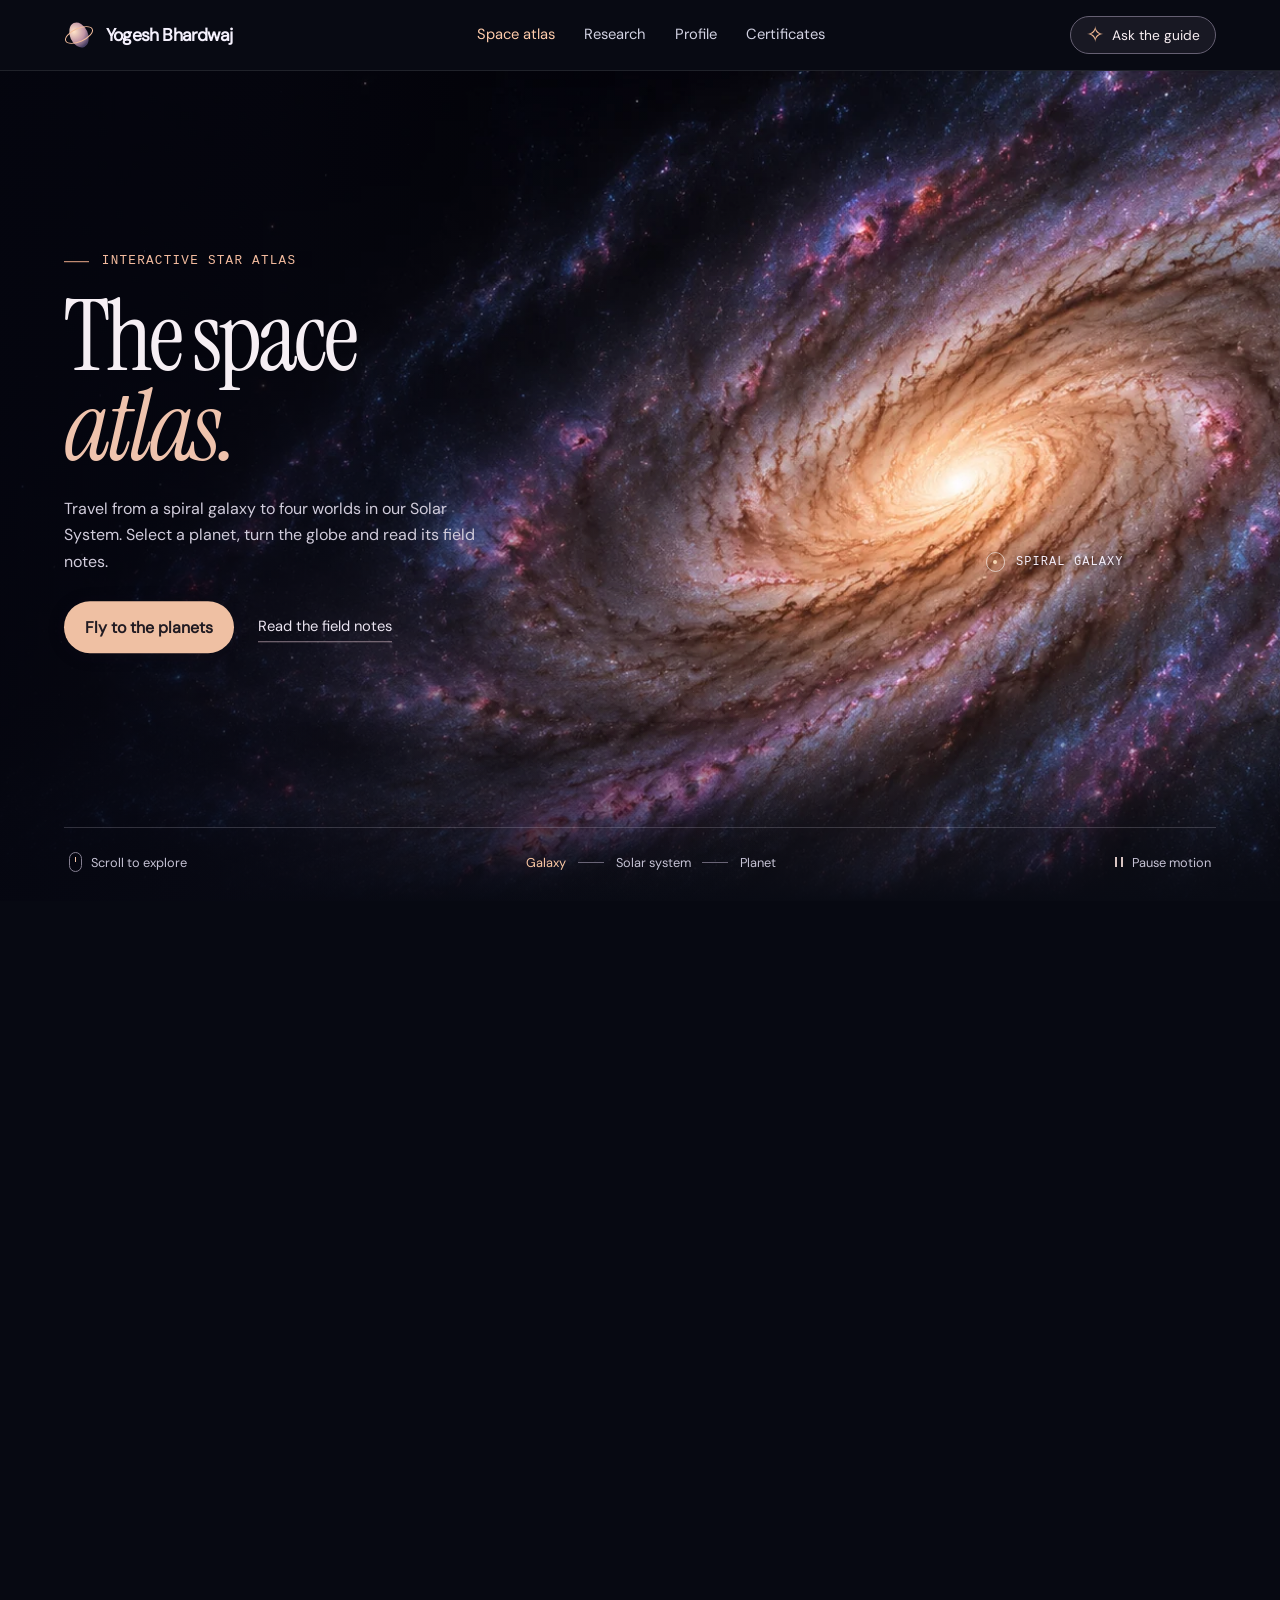
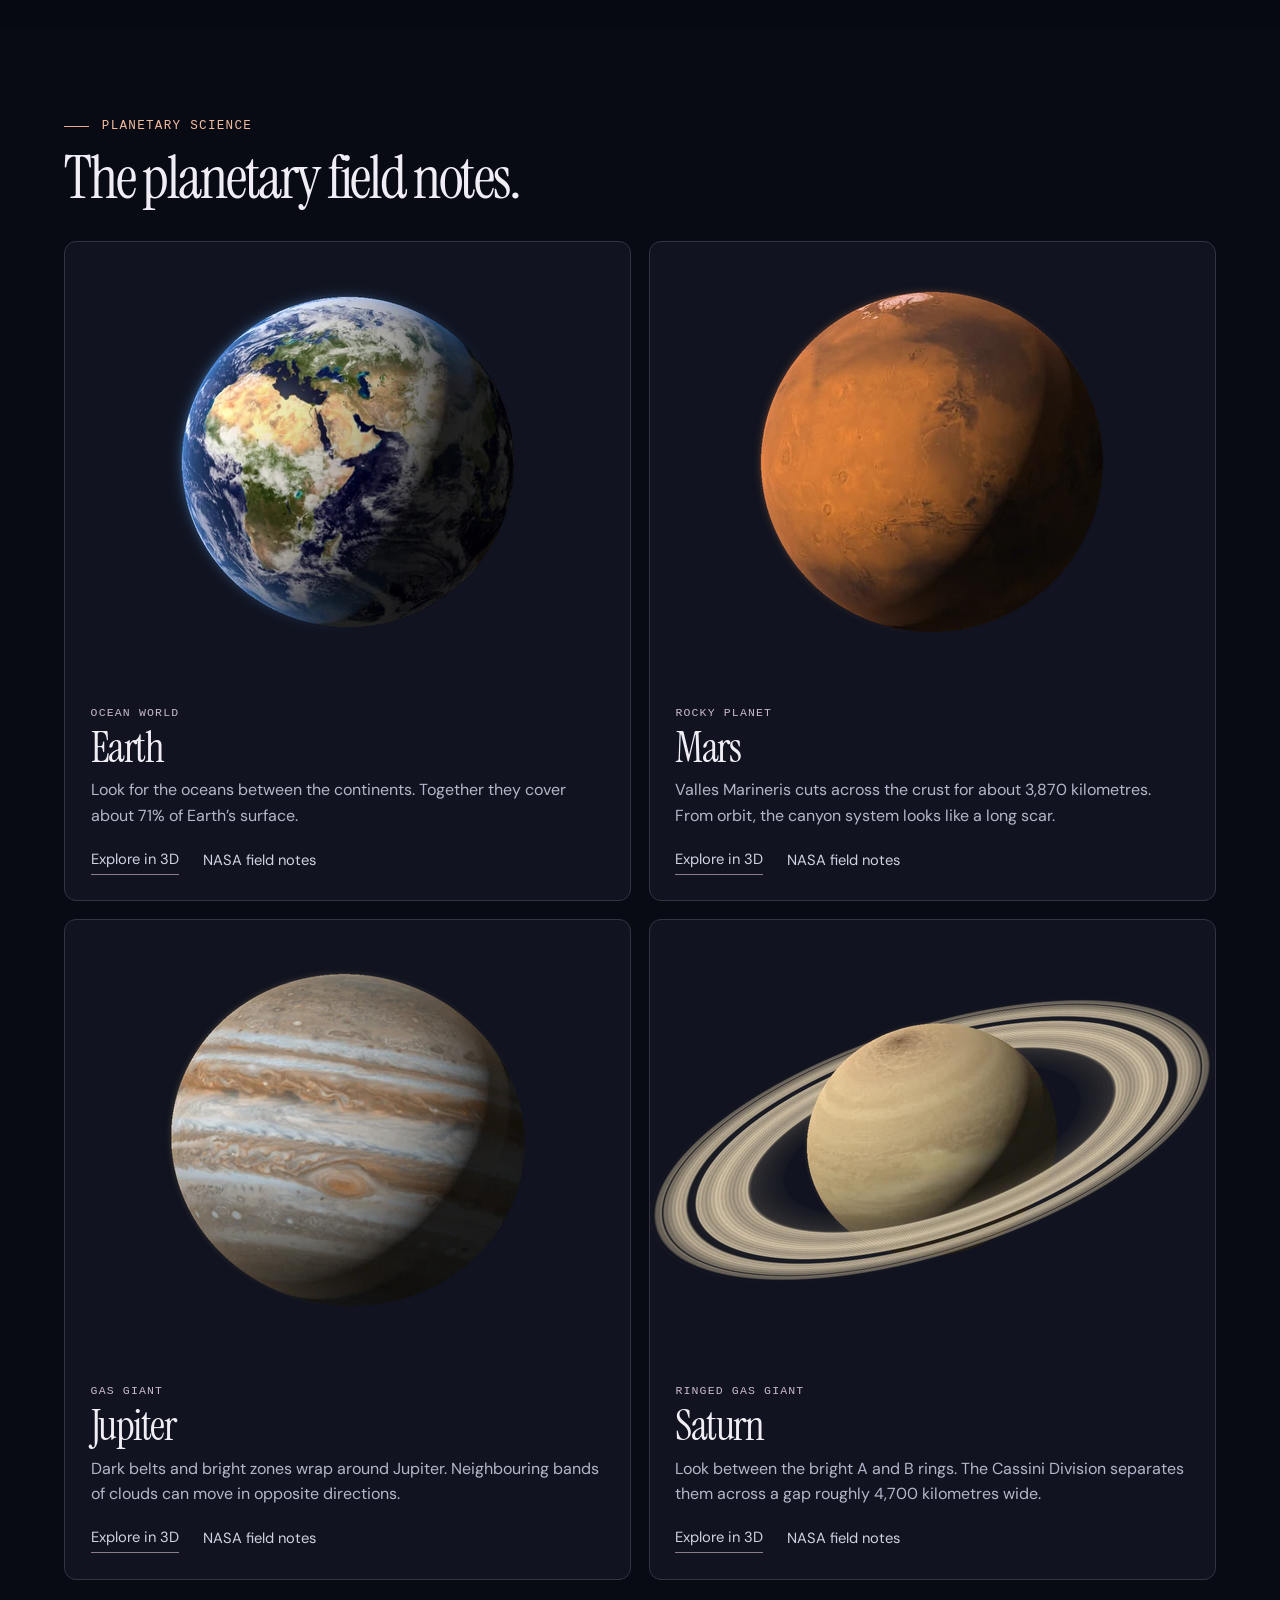
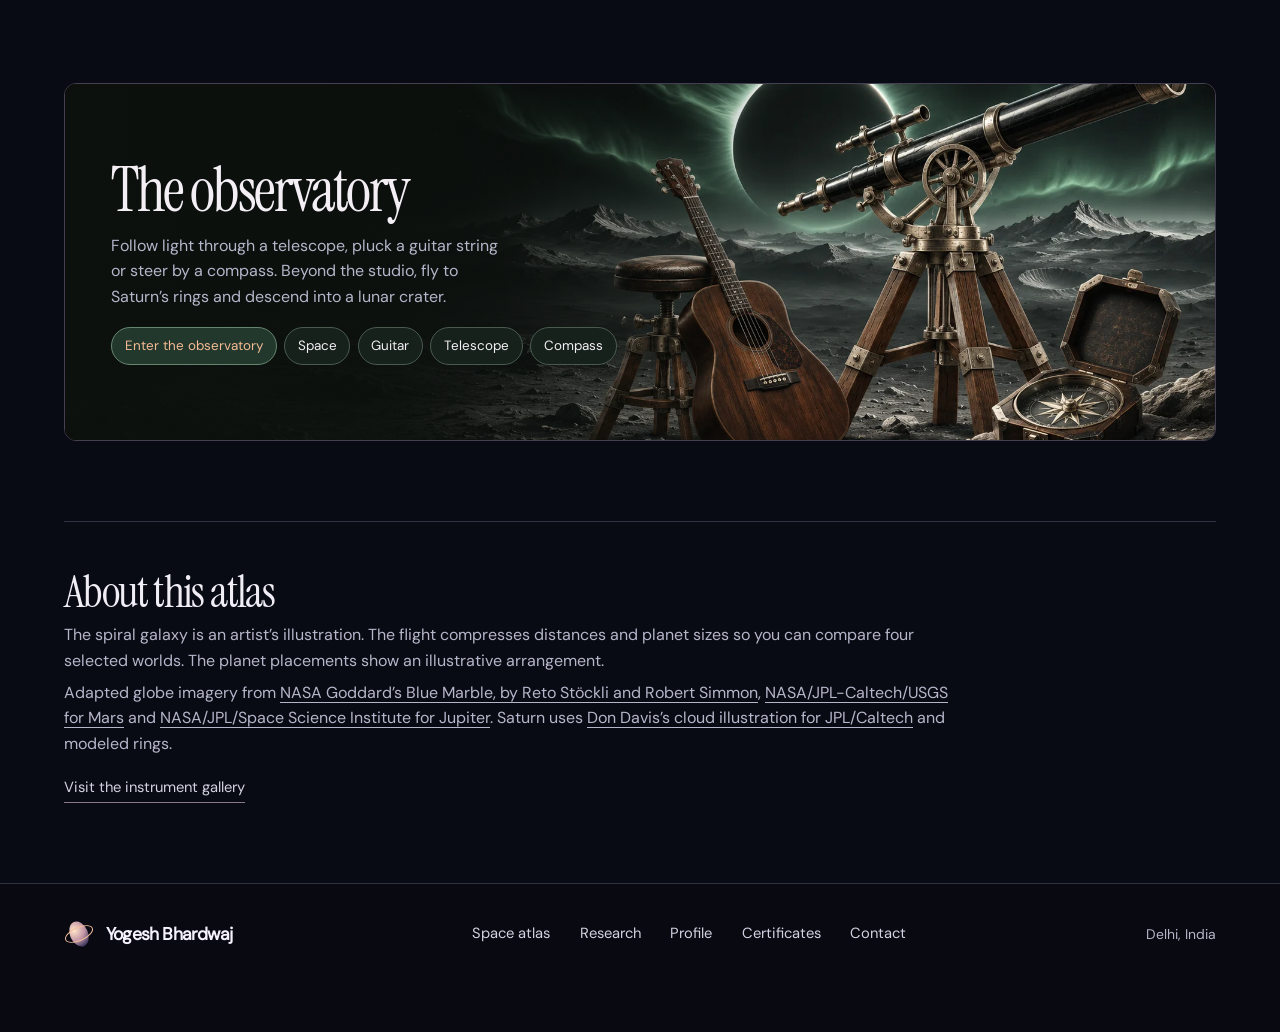
<file: space.html>
<!doctype html>
<html lang="en"><head>
<meta charset="utf-8"><meta name="viewport" content="width=device-width, initial-scale=1">
<meta name="theme-color" content="#080a13"><title>Space atlas | Dr. Yogesh Bhardwaj</title>
<meta name="description" content="Zoom from a spiral galaxy to Earth, Mars, Jupiter and Saturn. Explore planetary field notes and the interactive observatory.">
<link rel="canonical" href="https://yogeshb15.github.io/portfolio/space.html"><meta property="og:type" content="website"><meta property="og:url" content="https://yogeshb15.github.io/portfolio/space.html">
<meta property="og:title" content="Space atlas | Dr. Yogesh Bhardwaj"><meta property="og:description" content="Zoom from a spiral galaxy to Earth, Mars, Jupiter and Saturn. Explore planetary field notes and the interactive observatory.">
<meta property="og:image" content="https://yogeshb15.github.io/portfolio/assets/spiral-atlas.webp">
<link rel="icon" href="assets/mark.png">
<link rel="preload" as="image" href="assets/spiral-atlas.webp">
<link rel="stylesheet" href="style.css"><link rel="stylesheet" href="star-site.css?v=881f4a57c">
<script defer src="site.js"></script>
<script defer src="field-guide.js"></script>
<script defer src="gallery-stations.js"></script>
<script defer src="atlas-data.js"></script>
<script defer src="portfolio-knowledge.js?v=1ec284921"></script>
<script defer src="assistant.js?v=081dfa688"></script>
<script defer src="scene.js"></script>
<script defer src="cosmic-flight.js?v=d40f21df4"></script>
<script defer src="star-site.js?v=c3f672512"></script>
<noscript><style>.flight-panel,.guide-trigger,.galaxy-tag{display:none}@media(max-width:719px){.star-top{height:auto;flex-wrap:wrap;padding-block:.55rem}.star-top nav{display:flex;flex-wrap:wrap;gap:.7rem;width:100%}.star-top nav a{padding:.15rem 0}}</style></noscript>
</head><body class="cosmic-site" data-page="space.html">
<a class="skip" href="#main">Skip to content</a><header class="star-header"><div class="star-wrap star-top">
 <a class="star-brand" href="./"><span class="orbit-sign" aria-hidden="true"></span><span>Yogesh Bhardwaj</span></a>
 <nav id="site-navigation" aria-label="Main navigation"><a href="space.html" aria-current="page">Space atlas</a><a href="research.html">Research</a><a href="profile.html">Profile</a><a href="credentials.html">Certificates</a></nav>
 <div class="header-tools"><button class="guide-trigger" type="button" data-open-assistant hidden><span class="guide-star" aria-hidden="true">✧</span> Ask the guide</button><button class="menu-trigger" type="button" aria-controls="site-navigation" aria-expanded="false" hidden>Menu</button></div>
 </div></header>
<main id="main"><section class="flight-track" aria-label="Galaxy to planet journey"><div class="flight-window" data-phase="galaxy">
 <div class="galaxy-plate" aria-hidden="true"></div><div class="flight-stage" role="img" aria-label="Interactive spiral galaxy and planet models"></div><div class="flight-fade" aria-hidden="true"></div>
 <div class="flight-captions"><div class="flight-intro"><p class="kicker"><i></i>Interactive star atlas</p><h1><span>The space</span><em>atlas.</em></h1><p class="flight-summary">Travel from a spiral galaxy to four worlds in our Solar System. Select a planet, turn the globe and read its field notes.</p>
 <div class="flight-actions"><a class="astro-primary" href="space.html#planet-notes" data-depth="1">Fly to the planets</a><a class="plain-link" href="#planet-notes">Read the field notes</a></div></div>
 <div class="flight-readout" hidden><p class="kicker"><i></i><span></span></p><h2></h2><p class="flight-summary"></p>
 <div class="world-tabs" role="group" aria-label="Choose a planet"><button type="button" data-world="earth">Earth</button><button type="button" data-world="mars">Mars</button><button type="button" data-world="jupiter">Jupiter</button><button type="button" data-world="saturn">Saturn</button></div>
 <div class="readout-actions"><a class="plain-link world-notes" href="#planet-notes">Planet field notes</a><button class="subtle-button" type="button" data-ask-flight>Ask about this view</button></div></div></div>
 <div class="planet-turn" role="group" aria-label="Rotate the globe" hidden><button type="button" data-turn="-1" aria-label="Rotate planet left">←</button><button type="button" data-turn="1" aria-label="Rotate planet right">→</button></div>
 <div class="flight-pins" aria-label="Planets in view"></div>
 <a class="galaxy-tag" data-depth="1" href="space.html" aria-label="Zoom from the spiral galaxy into the Solar System"><i></i><span>Spiral galaxy</span></a>
 <div class="flight-panel"><a class="scroll-cue" href="#planet-notes"><span class="scroll-line" aria-hidden="true"></span>Scroll to explore</a>
 <div class="flight-scale" aria-label="Zoom level"><button type="button" data-depth="0" aria-pressed="true">Galaxy</button><i></i><button type="button" data-depth="1" aria-pressed="false">Solar system</button><i></i><button type="button" data-depth="2" aria-pressed="false">Planet</button></div>
 <button type="button" class="flight-motion" aria-pressed="false"><i aria-hidden="true"></i><span>Pause motion</span></button></div>
 </div></section><section id="planet-notes" class="star-wrap chapter planet-notes"><div class="chapter-head"><div><p class="kicker"><i></i>Planetary science</p><h2>The planetary field notes.</h2></div></div><div class="note-list"><article id="note-earth"><img src="assets/card-earth.webp" loading="lazy" width="660" height="440" alt=""><div><p class="meta-type">Ocean world</p><h3>Earth</h3><p>Look for the oceans between the continents. Together they cover about 71% of Earth’s surface.</p><div class="note-actions"><a class="plain-link" data-visit="earth" href="space.html?planet=earth">Explore in 3D</a><a href="https://science.nasa.gov/earth/facts/">NASA field notes</a></div></div></article><article id="note-mars"><img src="assets/card-mars.webp" loading="lazy" width="660" height="440" alt=""><div><p class="meta-type">Rocky planet</p><h3>Mars</h3><p>Valles Marineris cuts across the crust for about 3,870 kilometres. From orbit, the canyon system looks like a long scar.</p><div class="note-actions"><a class="plain-link" data-visit="mars" href="space.html?planet=mars">Explore in 3D</a><a href="https://science.nasa.gov/mars/facts/">NASA field notes</a></div></div></article><article id="note-jupiter"><img src="assets/card-jupiter.webp" loading="lazy" width="660" height="440" alt=""><div><p class="meta-type">Gas giant</p><h3>Jupiter</h3><p>Dark belts and bright zones wrap around Jupiter. Neighbouring bands of clouds can move in opposite directions.</p><div class="note-actions"><a class="plain-link" data-visit="jupiter" href="space.html?planet=jupiter">Explore in 3D</a><a href="https://science.nasa.gov/jupiter/jupiter-facts/">NASA field notes</a></div></div></article><article id="note-saturn"><img src="assets/card-saturn.webp" loading="lazy" width="660" height="440" alt=""><div><p class="meta-type">Ringed gas giant</p><h3>Saturn</h3><p>Look between the bright A and B rings. The Cassini Division separates them across a gap roughly 4,700 kilometres wide.</p><div class="note-actions"><a class="plain-link" data-visit="saturn" href="space.html?planet=saturn">Explore in 3D</a><a href="https://science.nasa.gov/saturn/facts/">NASA field notes</a></div></div></article></div></section><section id="observatory" class="star-wrap orbit-studio observatory" aria-labelledby="observatory-title">
        <img src="assets/lunar-observatory.webp" width="1920" height="768" alt="" loading="lazy">
        <div class="observatory-caption">
          <h2 id="observatory-title">The observatory</h2>
          <p>Follow light through a telescope, pluck a guitar string or steer by a compass. Beyond the studio, fly to Saturn’s rings and descend into a lunar crater.</p>
          <div class="instrument-controls" role="group" aria-label="Explore the observatory in 3D">
              <button class="scene-button primary-view" id="explore-scene" data-instrument="reset" type="button" hidden>Enter the observatory</button>
              <button class="instrument" data-instrument="solar" type="button" hidden>Space</button>
              <button class="instrument" data-instrument="guitar" type="button" hidden>Guitar</button>
              <button class="instrument" data-instrument="telescope" type="button" hidden>Telescope</button>
              <button class="instrument" data-instrument="compass" type="button" hidden>Compass</button>
            </div>
        </div>
      </section><section class="star-wrap source-note"><h2>About this atlas</h2><p>The spiral galaxy is an artist’s illustration. The flight compresses distances and planet sizes so you can compare four selected worlds. The planet placements show an illustrative arrangement.</p><p class="atlas-credits">Adapted globe imagery from <a href="https://science.nasa.gov/earth/earth-observatory/the-blue-marble-true-color-global-imagery-at-1km-resolution/">NASA Goddard’s Blue Marble, by Reto Stöckli and Robert Simmon</a>, <a href="https://maps.jpl.nasa.gov/tmaps/mars.html">NASA/JPL-Caltech/USGS for Mars</a> and <a href="https://www.jpl.nasa.gov/images/pia07782-cassinis-best-maps-of-jupiter-cylindrical-map/">NASA/JPL/Space Science Institute for Jupiter</a>. Saturn uses <a href="https://maps.jpl.nasa.gov/tmaps/saturn.html">Don Davis’s cloud illustration for JPL/Caltech</a> and modeled rings.</p><a class="plain-link" href="gallery.html">Visit the instrument gallery</a></section></main>
<footer class="star-footer"><div class="star-wrap"><a href="./" class="star-brand"><span class="orbit-sign" aria-hidden="true"></span>Yogesh Bhardwaj</a><nav aria-label="Footer"><a href="space.html">Space atlas</a><a href="research.html">Research</a><a href="profile.html">Profile</a><a href="credentials.html">Certificates</a><a href="./#contact">Contact</a></nav><span>Delhi, India</span></div></footer></body></html>
</file>
<file: style.css>
@font-face {
  font-family: "Instrument Serif"; src: url("assets/instrument-serif-normal.woff") format("woff"); font-display: swap;
}
@font-face {
  font-family: "Instrument Serif"; src: url("assets/instrument-serif-italic.woff") format("woff"); font-style: italic; font-display: swap;
}
@font-face {
  font-family: "DM Sans"; src: url("assets/dm-sans-normal.woff") format("woff"); font-display: swap;
}
:root {
  color-scheme: dark;
  --paper: #0b0e0d; --tint: #111613; --ink: #f1f3ee; --muted: #b4bdb5;
  --line: #333c36; --accent: #a9efd0; --forest: #18241e;
  --display: "Instrument Serif", Georgia, serif; --body: "DM Sans", Arial, sans-serif;
  --mono: ui-monospace, "Courier New", monospace;
}
* { box-sizing: border-box; }
html { scroll-behavior: smooth; }
body { margin: 0; background: var(--paper); color: var(--ink); font: 1rem/1.6 var(--body); }
[hidden] { display: none !important; }
a { color: inherit; text-decoration-thickness: 1px; text-underline-offset: .22em; }
a:hover { color: var(--accent); }
:focus-visible { outline: 3px solid #4d6053; outline-offset: 4px; }
h1,h2,h3,h4,p,figure { margin: 0; }
h1,h2,h3 { font-family: var(--display); font-weight: 400; }
h1,h2,h3,h4 { text-wrap: pretty; }
h2 { font-size: clamp(3rem,5.4vw,5.3rem); line-height: 1.04; letter-spacing: -.039em; }
button,input,textarea,select { font: inherit; }
button,summary,select { cursor: pointer; }
img { display: block; max-width: 100%; }
.wrap { width: min(1248px, 89%); margin-inline: auto; }
.skip { position: absolute; left: .8rem; top: -8rem; background: var(--ink); color: var(--paper); padding: .5rem; z-index: 10; }
.skip:focus { top: .5rem; color: white; }
.mast { border-bottom: 1px solid var(--line); }
.mast-inner,.footer-inner,.mast nav,.brand,.actions,.button,.text-link,.contact-nav,.card-foot,.side-links { display: flex; align-items: center; }
.mast-inner { justify-content: space-between; gap: 1.5rem; min-height: 80px; }
.brand { font: 1.65rem/1 var(--display); text-decoration: none; gap: .65rem; white-space: nowrap; }
.rosette { display: inline-grid; place-items: center; width: 1.35rem; height: 1.35rem; font-family: Georgia, serif; font-size: 2rem; line-height: .6; color: var(--accent); }
.mast nav { gap: clamp(1.1rem,2.7vw,2.8rem); }
.mast nav a,.contact-nav,.text-link,.button { font-size: .9rem; text-decoration: none; }
.mast nav a { padding-block: .55rem; }
.mast nav a:hover,.mast nav a[aria-current] { text-decoration: underline; }
.contact-nav { gap: .75rem; border: 1px solid var(--ink); border-radius: 2rem; padding: .46rem 1.05rem; }
.contact-nav:hover { color: var(--paper); background: var(--ink); }
.hero { display: grid; grid-template-columns: .92fr 1.08fr; align-items: center; gap: clamp(2.8rem,6vw,6.5rem); padding-block: clamp(3.4rem,6.2vw,6.4rem); }
.micro, .hero-plate figcaption,.current-label,.degrees article>small,.back {
  font-family: var(--mono); font-size: .72rem; letter-spacing: .095em; line-height: 1.45; text-transform: uppercase;
}
.micro { display: inline-flex; align-items: center; gap: .65rem; }
.accent { color: var(--accent); }
.micro i { width: 1.8rem; height: 1px; background: currentColor; }
.intro h1 { font-size: clamp(4.8rem,7.7vw,7.7rem); line-height: .87; letter-spacing: -.047em; margin: 1.25rem 0 1.5rem; }
h1 em { color: var(--accent); font-weight: 400; }
.role { font-size: clamp(1.13rem,1.65vw,1.45rem); line-height: 1.35; }
.role strong { font-weight: 700; }
.intro-copy,.side-note,.card-content p,.entry p,.degrees p,.skill-grid p { color: var(--muted); }
.intro-copy { font-size: 1.02rem; line-height: 1.65; margin-top: .7rem; max-width: 45ch; }
.actions { gap: 1.8rem; margin-top: 1.65rem; }
.button { display: inline-flex; justify-content: center; gap: 1.15rem; border: 1px solid transparent; border-radius: .2rem; padding: .7rem 1.25rem; font-weight: 600; }
.primary { background: var(--forest); color: #ffffff; }
.primary:hover { background: #35473b; color: white; }
.text-link { display: inline-flex; width: fit-content; gap: .42rem; border-bottom: 1px solid; line-height: 1.45; }
.button span,.text-link span,.contact-nav span { font-family: Arial,sans-serif; }
.hero-plate { min-width: 0; position: relative; }
.mount { overflow: hidden; border: 1px solid #29372e; border-radius: 12px; background: #1e2922; box-shadow: 0 16px 40px -18px #29372e66, 0 2px 7px #29372e12; }
.mount img { width: 100%; height: auto; }
.hero-plate figcaption { align-items: center; display: flex; justify-content: space-between; gap: 1rem; margin-top: .9rem; font-size: .64rem; color: var(--muted); }
.stats { border-block: 1px solid var(--line); background: var(--tint); }
.stats-inner { display: grid; grid-template-columns: repeat(3,1fr); padding-block: 1.35rem; }
.stats-inner>* { display: flex; align-items: center; justify-content: center; gap: 1.05rem; text-decoration: none; }
.stats-inner>*+* { border-left: 1px solid #cbd4cb; }
.stats strong { font: 3rem/.95 var(--display); }
.stats span { font-size: .83rem; line-height: 1.4; }
.section { padding-block: clamp(3.6rem,6vw,6.5rem); }
.section-title .micro { margin-bottom: .75rem; }
.section-head { display: flex; align-items: end; justify-content: space-between; gap: 1rem; margin-bottom: 1.85rem; }
.section-head>.text-link { margin-bottom: .35rem; }
.cards,.more-projects { display: grid; grid-template-columns: repeat(3,minmax(0,1fr)); gap: 1.3rem; }
.project-card { display: flex; flex-direction: column; border: 1px solid var(--line); background: #ffffff; }
.cover { width: 100%; height: auto; }
.card-content { padding: 1.35rem; display: flex; flex: 1; flex-direction: column; align-items: start; }
.card-content .micro { color: var(--accent); font-size: .66rem; }
.card-content h3,.degrees h3,.skill-grid h3 { font-size: clamp(1.75rem,2.6vw,2.5rem); letter-spacing: -.031em; line-height: 1.08; margin: .55rem 0 .7rem; overflow-wrap: anywhere; }
.card-content p,.entry p,.paper-list p,.degrees p,.skill-grid p { font-size: .93rem; line-height: 1.6; }
.card-foot { width: 100%; gap: .7rem; justify-content: space-between; padding-top: 1.4rem; margin-top: auto; }
.card-foot small { color: var(--muted); font-size: .73rem; }
.card-foot a { flex-shrink: 0; font-size: .8rem; }
.disclosure { border-top: 1px solid var(--line); }
#projects>.disclosure { margin-top: 1.5rem; border-bottom: 1px solid var(--line); }
summary { list-style: none; display: flex; align-items: center; gap: .7rem; padding-block: 1.05rem; font-weight: 600; }
summary::-webkit-details-marker { display: none; }
summary::after { content: "+"; margin-left: auto; font: 1.45rem/1 var(--body); }
details[open]>summary::after { content: "−"; }
summary:hover { color: var(--accent); }
.count { font: .76rem/1.3 var(--mono); color: var(--muted); }
.more-projects { padding: .4rem 0 1.5rem; }
.tinted { background: var(--tint); border-block: 1px solid var(--line); }
.split { display: grid; grid-template-columns: minmax(0,.72fr) minmax(0,1.28fr); gap: clamp(2.5rem,6.7vw,7rem); }
.side-note { margin: 1rem 0 1.3rem; max-width: 35ch; }
.side-links { gap: 1.2rem; flex-wrap: wrap; }
.current { padding: clamp(1.6rem,3vw,2.8rem); margin-bottom: 1.7rem; border-left: 3px solid #7eab92; background: var(--forest); color: #edf1eb; }
.current-label { display: inline-flex; gap: .6rem; align-items: center; color: #a9efd0; }
.current-label b { width: .47rem; height: .47rem; background: #a9efd0; border-radius: 50%; }
.current h3 { font-size: clamp(2.6rem,4.5vw,4rem); line-height: 1.05; letter-spacing: -.03em; margin: .7rem 0 .3rem; }
.company { color: #a9efd0; font-size: 1rem; }
.current p { margin-top: .8rem; color: #edf1eb; line-height: 1.65; }
.entry { display: grid; grid-template-columns: 1fr 1.6fr; gap: 1.25rem; border-top: 1px solid var(--line); padding-block: 1.2rem; }
.entry small { display: block; color: var(--muted); margin-top: .25rem; }
.entry h4 { font: 1.15rem/1.25 var(--body); font-weight: 600; margin-bottom: .35rem; }
.paper-list,.cred-list,.plain-list { list-style: none; margin: 0; padding: 0; }
.paper-list li { display: grid; grid-template-columns: 3.25rem 1fr; border-top: 1px solid var(--line); gap: 1rem; padding-block: 1.16rem; }
.paper-list time { font: .8rem/1.5 var(--mono); color: var(--accent); padding-top: .4rem; }
.paper-list h3,.credential h3 { font-size: clamp(1.45rem,2vw,2rem); line-height: 1.14; }
.paper-list h3 a,.credential h3 a { text-decoration: none; }
.paper-list h3 a:hover,.credential h3 a:hover { text-decoration: underline; }
.paper-list h3 span,.credential h3 span { font: .75em/1 sans-serif; color: var(--accent); }
.paper-list p { color: var(--muted); margin-top: .4rem; }
.degrees>article { border-top: 1px solid var(--line); padding-block: 1.1rem 1.5rem; }
.degrees article>small { color: var(--accent); }
.degrees h3 { margin: .4rem 0 .2rem; }
.degrees p { margin-top: .6rem; }
.plain-list li { margin-bottom: 1rem; }
.skill-grid { display: grid; grid-template-columns: repeat(2,minmax(0,1fr)); gap: 2rem; }
.skill-grid>div,.credential { border-top: 1px solid var(--line); padding-top: .75rem; }
.skill-grid h3 { font-size: 1.75rem; }
.subhead { font-size: 1.75rem; margin-bottom: .8rem; }
.credential { padding-block: .95rem 1.05rem; }
.credential small { font: .72rem/1.5 var(--mono); color: var(--muted); }
.credential h3 { margin-top: .25rem; }
.contact-section { background: #1e2922; color: #edf1eb; }
.contact-section .accent,.contact-section a:hover { color: #a9efd0; }
.contact-section .side-note,.contact-extra { color: #cbd4cb; }
.email { font: clamp(1.4rem,2.6vw,2rem)/1.3 var(--display); overflow-wrap: anywhere; }
.contact-extra { margin: .55rem 0 1rem; font-size: .9rem; }
label { display: block; font-size: .84rem; font-weight: 600; }
.form-row { display: grid; grid-template-columns: 1fr 1fr; gap: 1rem; }
input,textarea,select { display: block; width: 100%; padding: .6rem .8rem; border: 1px solid var(--line); border-radius: .15rem; margin-top: .35rem; background: #ffffff; color: var(--ink); }
textarea { resize: vertical; }
#contact-form>label { margin-block: .8rem 1rem; }
#contact-form input,#contact-form textarea { background: #29372e; color: #edf1eb; border-color: #76877b; }
.light { color: var(--ink); background: #a9efd0; }
.light:hover { background: #ffffff; }
#form-status { font-size: .9rem; margin-top: .7rem; }
footer { border-top: 1px solid var(--line); }
.footer-inner { min-height: 75px; gap: 1.6rem; justify-content: space-between; }
.footer-inner>span,.footer-inner>a:last-child,.back { font-size: .8rem; color: var(--muted); }
.directory { padding-block: 2.5rem 6rem; max-width: 1000px; }
.back { text-decoration: none; letter-spacing: .035em; }
.dir-head { margin: 2.8rem 0 2.1rem; }
.dir-head h1 { font-size: clamp(3.7rem,7vw,6rem); line-height: 1; letter-spacing: -.045em; margin: .6rem 0 .9rem; }
.dir-head p { color: var(--muted); max-width: 63ch; }
#credential-tools { display: grid; grid-template-columns: 2fr 1fr; gap: 1.25rem; border-top: 1px solid var(--line); padding-top: 1.25rem; }
#result-count { margin: 1.3rem 0 .65rem; color: var(--accent); }
.full-list .credential { padding-block: 1.1rem; }
#empty { margin: 1.25rem 0; }
@media(max-width: 900px) {
  .wrap { width: 91%; }
  .mast-inner { gap: 1rem; }
  .mast nav { gap: 1rem; }
  .hero { gap: 2rem; }
  .card-content { padding: 1rem; }
  .card-foot { align-items: start; flex-direction: column; }
  .split { grid-template-columns: .72fr 1.28fr; gap: 2rem; }
}
@media(max-width: 720px) {
  .wrap { width: 90%; }
  .mast-inner { flex-wrap: wrap; padding-top: 1rem; gap: .85rem; }
  .brand { font-size: 1.5rem; }
  .mast nav { order: 3; width: 100%; justify-content: space-between; border-top: 1px solid var(--line); gap: .55rem; }
  .mast nav a { font-size: .82rem; padding-block: .7rem; }
  .contact-nav { padding: .35rem .75rem; font-size: .8rem; }
  .hero { grid-template-columns: 1fr; gap: 2rem; padding-block: 2.8rem 2rem; }
  .intro h1 { font-size: clamp(4.9rem,14vw,6.4rem); }
  .hero-plate { max-width: 610px; }
  .stats-inner { padding-block: 1rem; }
  .stats-inner>* { flex-direction: column; align-items: flex-start; justify-content: flex-start; padding-inline: .7rem; gap: .5rem; }
  .stats-inner>:first-child { padding-left: 0; }
  .stats-inner>:last-child { padding-right: 0; }
  .stats strong { font-size: 2.35rem; }
  .stats span { font-size: .72rem; }
  .cards,.more-projects,.split { grid-template-columns: 1fr; }
  .section-head { align-items: start; flex-direction: column; }
  .card-content { padding: 1.3rem; }
  .card-foot { flex-direction: row; align-items: center; }
  .side-note { max-width: 50ch; }
  .footer-inner { flex-wrap: wrap; justify-content: flex-start; padding-block: 1.1rem; gap: .7rem 1.2rem; }
  .footer-inner .brand { width: 100%; }
}
@media(max-width: 470px) {
  .form-row,.skill-grid,.entry,#credential-tools { grid-template-columns: 1fr; }
  .entry { gap: .5rem; }
  .paper-list li { grid-template-columns: 2.5rem 1fr; gap: .55rem; }
  .micro { font-size: .65rem; }
  .section { padding-block: 3rem; }
}
@media(prefers-reduced-motion: reduce) {
  html { scroll-behavior: auto; }
}
@media print {
  body { background: white; color: black; }
  .mast,.hero-plate,.stats,.cover,form,.actions,footer,#credential-tools,.back { display: none !important; }
  .wrap,.split,.hero,.cards { display: block; width: 100%; }
  .section,.hero { padding-block: 1rem; }
  .project-card,.paper-list li,.credential,.entry { break-inside: avoid; }
  .current,.contact-section { background: white; color: black; }
  .current *,.contact-section * { color: black !important; }
}
.rosette {
  width: 1.6rem; height: 1.6rem; flex: 0 0 1.6rem;
  background: var(--accent); mask: url("assets/rosette.png") center / contain no-repeat;
}
.external-arrow {
  display: inline-block; position: relative; width: .75em; height: .75em;
  vertical-align: .05em; flex-shrink: 0; color: inherit;
}
.external-arrow::before,.external-arrow::after { content: ""; position: absolute; }
.external-arrow::before { top: 12%; right: 3%; width: 64%; height: 64%; border-top: 1.3px solid; border-right: 1.3px solid; }
.external-arrow::after { top: 12%; right: 3%; width: 100%; border-top: 1.3px solid; transform: rotate(-45deg); transform-origin: right top; }
.outside { margin-top: 1.7rem; }
.outside p { color: var(--muted); }

.motion-toggle,.scene-button,.contact-assist,.scene-tools button,.suggestions button,.back-chat {
  color: var(--ink); font: 500 .84rem/1.3 var(--body); padding: .55rem .8rem;
  border: 1px solid #4d6053; border-radius: .45rem; background: linear-gradient(145deg,#35473b,#1e2922);
}
.motion-toggle:hover,.scene-button:hover,.contact-assist:hover,.scene-tools button:hover,.suggestions button:hover,.back-chat:hover { border-color: #a9efd0; color: #a9efd0; }
.scene-button { color: #a9efd0; display: inline-flex; align-items: center; gap: .45rem; }
.contact-assist { display: block; margin: 0 0 1.2rem; }
.motion-toggle { font-size: .73rem; }
.depth-surface { transform: perspective(1000px) rotateX(var(--tilt-x,0deg)) rotateY(var(--tilt-y,0deg)); transition: transform .2s ease-out; }
.sr-only { position: absolute; width: 1px; height: 1px; padding: 0; margin: -1px; overflow: hidden; clip-path: inset(50%); white-space: nowrap; border: 0; }
dialog { color: var(--ink); background: #1e2922; border: 1px solid #4d6053; padding: 0; border-radius: 14px; box-shadow: 0 2px 0 #7eab9255 inset, 0 24px 80px #000000aa; }
dialog::backdrop { background: #0b100daa; }
.assistant-launch { position: fixed; z-index: 4; right: max(1.15rem,env(safe-area-inset-right)); bottom: max(1.15rem,env(safe-area-inset-bottom)); border: 1px solid #7eab92; color: #a9efd0; background: linear-gradient(160deg,#35473b,#1e2922); box-shadow: 0 4px 0 -1px #0b100d,0 8px 26px #00000099; border-radius: 2rem; padding: .7rem 1rem; display: flex; align-items: center; gap: .55rem; font: 600 .9rem var(--body); }
.assistant-launch:hover { border-color: #a9efd0; }
.chat-mark { border: 1.6px solid #a9efd0; border-radius: 5px; height: 14px; width: 18px; position: relative; }
.chat-mark::before { content: ""; position: absolute; width: 3px; height: 3px; border-radius: 50%; background: #a9efd0; left: 3px; top: 4px; box-shadow: 6px 0 #a9efd0; }
.chat-mark::after { content: ""; position: absolute; bottom: -4px; left: 3px; border-left: 1.6px solid #a9efd0; height: 4px; transform: skew(-20deg); }
.assistant-dialog { position: fixed; inset: auto max(1.15rem,env(safe-area-inset-right)) max(1.15rem,env(safe-area-inset-bottom)) auto; margin: 0; width: min(405px,calc(100vw - 1.5rem)); max-height: min(690px,calc(100dvh - 2rem)); }
.assistant-dialog[open] { display: flex; flex-direction: column; }
.assistant-head,.scene-dialog header { display: flex; align-items: center; justify-content: space-between; padding: 1.05rem 1.25rem; border-bottom: 1px solid var(--line); background: linear-gradient(135deg,#35473b,#1e2922); }
.assistant-head h2,.scene-dialog h2 { font-size: 2rem; line-height: 1.05; }
.assistant-head p { font-size: .8rem; color: #a9efd0; }
.close-dialog { font: 1.5rem/1 var(--body); color: var(--ink); width: 36px; height: 36px; border: 1px solid #4d6053; border-radius: 50%; background: #1e2922; }
.assistant-scroll { min-height: 0; overflow-y: auto; padding: 1rem 1.15rem; overscroll-behavior: contain; }
.message { background: #29372e; border-radius: .7rem; padding: .75rem .9rem; line-height: 1.5; font-size: .9rem; max-width: 96%; overflow-wrap: anywhere; }
.message+.message { margin-top: .55rem; }
.message.visitor { background: #35473b; color: #a9efd0; margin-left: auto; width: fit-content; }
.message a { display: block; margin-top: .4rem; color: #a9efd0; }
.suggestions,.enquiry-actions { margin: .85rem 0 .1rem; display: flex; flex-wrap: wrap; gap: .4rem; }
.suggestions button { padding: .44rem .62rem; font-size: .77rem; border-radius: 1.5rem; }
.ask-form { display: flex; align-items: center; gap: .5rem; padding: .65rem 1rem .85rem; border-top: 1px solid var(--line); }
.ask-form input { margin: 0; min-width: 0; font-size: .9rem; }
.ask-form button { border-radius: 50%; border: none; background: #a9efd0; color: #1e2922; height: 37px; width: 37px; flex: 0 0 37px; font-size: 1.2rem; }
.assistant-enquiry h3 { font-size: 1.8rem; }
.assistant-enquiry p { color: var(--muted); font-size: .86rem; }
.assistant-enquiry label,.send-status:not(:empty) { margin-top: .6rem; }
.assistant-enquiry .enquiry-actions { align-items: center; }
.assistant-enquiry .button { padding: .55rem .8rem; }
.scene-dialog { width: min(850px,94vw); max-height: 95dvh; }
.stage { position: relative; touch-action: none; cursor: grab; background: radial-gradient(ellipse at 48% 48%,#35473b,#1e2922 68%,#151d18); height: min(54vh,490px); min-height: 180px; overflow: hidden; }
.stage:active { cursor: grabbing; }
.stage canvas { width: 100%; height: 100%; display: block; }
.scene-tools { display: flex; align-items: center; justify-content: space-between; gap: .55rem; flex-wrap: wrap; padding: .75rem 1rem; }
.scene-tools>div { display: flex; gap: .35rem; flex-wrap: wrap; }
.scene-status { color: var(--muted); font-size: .84rem; }
footer { padding-bottom: 3rem; }
@media(max-width:720px) {
  .hero { grid-template-columns: 1fr; }
  .assistant-launch { bottom: .75rem; right: .75rem; }
  .assistant-dialog { right: .75rem; bottom: .75rem; }
  .scene-tools button { padding: .45rem .6rem; }
}
@media(prefers-reduced-motion:reduce) { .depth-surface { transition: none; } }
@media print {
  .assistant-launch,.scene-button,.motion-toggle,.contact-assist,dialog,.sky-field { display: none !important; }
  body,.tinted,.stats,.project-card,.paper-list li,.entry,.credential,.degrees>article { color: #000000; background: white; box-shadow: none; }
  :root { --ink: #151d18; --muted: #35473b; --accent: #27362c; }
}
.tour-dialog { width: min(1000px,95vw); max-height: 96dvh; background: #151d18; }
.tour-dialog header { display: flex; justify-content: space-between; align-items: center; padding: .9rem 1.2rem; background: linear-gradient(130deg,#29372e,#1e2922); border-bottom: 1px solid var(--line); }
.tour-dialog h2 { font-size: 2rem; }
.tour-window {
  height: clamp(365px,54vh,470px); perspective: 1000px; position: relative; overflow: hidden;
  background: radial-gradient(ellipse at 50% 90%,#4d605355,transparent 52%),radial-gradient(ellipse at 50% 20%,#35473b,#1e2922 69%,#151d18);
  touch-action: pan-y; cursor: grab;
}
.tour-window:active { cursor: grabbing; }
.tour-wheel { transform-style: preserve-3d; position: absolute; inset: 0; transition: transform .6s cubic-bezier(.2,.75,.18,1); }
.tour-card {
  position: absolute; left: 50%; top: 50%; width: min(66%,385px); border-radius: .9rem; overflow: hidden;
  background: linear-gradient(150deg,#35473b,#1e2922 80%); backface-visibility: hidden;
  border: 1px solid #536c5e; box-shadow: inset 0 1px #a9efd059,0 7px 0 -2px #151d18,0 20px 40px #00000077;
  opacity: .45; transition: opacity .4s;
}
.tour-card.active { opacity: 1; }
.tour-card img { width: 100%; height: clamp(64px,12vh,112px); object-fit: cover; border-bottom: 1px solid #7eab925c; }
.tour-card>div { padding: 1rem 1.2rem 1.2rem; }
.tour-card h3 { font-size: clamp(1.6rem,4vw,2.55rem); line-height: 1.1; margin-bottom: .55rem; color: #a9efd0; }
.tour-card p { color: var(--ink); line-height: 1.45; font-size: .91rem; }
.tour-card a { margin-top: .9rem; }
.tour-controls { display: flex; justify-content: center; align-items: center; gap: 1rem; padding: .85rem; border-top: 1px solid var(--line); }
.tour-controls button { font-size: 1.1rem; border-radius: 50%; height: 2.35rem; width: 2.35rem; border: 1px solid #76877b; color: var(--ink); background: #29372e; }
.chapter-status { min-width: 10rem; text-align: center; font: .78rem var(--mono); color: #a9efd0; }
.actions { flex-wrap: wrap; gap: .95rem 1.4rem; }
.dir-head .scene-button { margin-top: 1rem; }
@media(max-width:470px) { .tour-card { width: 77%; } .tour-card>div { padding: .85rem; } }
@media(prefers-reduced-motion:reduce) { .tour-wheel,.tour-card { transition: none; } }
html[data-motion="off"] .tour-wheel,html[data-motion="off"] .tour-card { transition: none; }

/* The portrait, instruments and research share a charcoal and sea-glass palette. */
body { isolation: isolate; }
.sky-field { position: fixed; inset: 0; z-index: -1; width: 100%; height: 100%; pointer-events: none; }
:focus-visible { outline: 2px solid var(--accent); outline-offset: 4px; }
::selection { background: var(--accent); color: var(--paper); }
.mast { position: relative; z-index: 1; background: #0b0e0df5; }
.mast-inner { min-height: 72px; }
.brand { font-family: var(--body); font-size: 1rem; letter-spacing: -.025em; font-weight: 600; }
.mast nav a { color: var(--muted); }
.mast nav a:hover,.mast nav a[aria-current] { color: var(--ink); text-underline-offset: .45em; }
.contact-nav { color: var(--accent); border-color: #476352; }
.contact-nav:hover { background: var(--accent); color: var(--paper); }
.skip:focus { color: var(--paper); }
.hero {
  width: min(1248px,89%); margin: auto; position: relative; isolation: isolate;
  grid-template-columns: minmax(0,1fr) minmax(0,.96fr); gap: clamp(2rem,5vw,6rem);
  min-height: clamp(525px,42vw,670px); padding-block: clamp(2.8rem,4.1vw,5rem);
}
.hero::before {
  content: ""; position: absolute; z-index: -1; pointer-events: none; inset: 0 -3%;
  background: radial-gradient(ellipse at 76% 47%,#254e3c49 0%,transparent 48%);
}
.intro .micro { font-size: clamp(.62rem,.8vw,.74rem); letter-spacing: .12em; }
.intro h1 { font: 500 clamp(3.75rem,6.65vw,7rem)/.95 var(--body); letter-spacing: -.08em; margin: 1.1rem 0 1.25rem; }
.intro h1 em { font: italic 1.18em/.86 var(--display); letter-spacing: -.048em; color: var(--ink); }
.role { font-size: clamp(1.04rem,1.25vw,1.28rem); }
.role strong { color: var(--accent); }
.intro-copy { max-width: 49ch; line-height: 1.62; }
.actions { gap: .85rem 1.3rem; }
.button { border-radius: 2rem; padding: .72rem 1.2rem; }
.primary,.light { background: var(--accent); border-color: transparent; color: #102019; }
.primary:hover,.light:hover { background: #d2ffe5; color: #0b160f; }
.text-link { border-color: #64736a; }
.portrait-plate {
  position: relative; display: grid; place-items: center; isolation: isolate; width: 100%;
  aspect-ratio: 1.35; perspective: 880px;
}
.portrait-mount {
  position: relative; width: min(75%,395px); aspect-ratio: 1; border-radius: 50%; padding: 5px;
  border: 1px solid #8aa9959e; background: #122019; box-shadow: 0 20px 55px #0008;
  transform: perspective(880px) rotateX(var(--tilt-x,0deg)) rotateY(var(--tilt-y,0deg)); transition: transform .2s ease-out;
}
.portrait-mount img { width: 100%; height: 100%; border-radius: inherit; object-fit: cover; }
.orbital-path,.portrait-plate::before,.portrait-plate::after { position: absolute; pointer-events: none; border-radius: 50%; }
.portrait-plate::before { content: ""; width: 84%; aspect-ratio: 1; border: 1px dashed #84a99250; z-index: -1; }
.portrait-plate::after { content: ""; width: 95%; aspect-ratio: 1.58; border: 1px solid #a3cbb04d; transform: rotate(-27deg); z-index: -1; }
.orbital-path { width: 95%; aspect-ratio: 1.58; transform: rotate(-27deg); z-index: -1; }
.orbital-path::after { content:""; position:absolute; background:var(--accent); box-shadow: 0 0 .85rem #8ceeb7; width:.48rem; height:.48rem; border-radius:50%; left:7%; top:21%; }
.stats { background: #111612eb; box-shadow: none; }
.stats-inner { padding-block: 1.15rem; }
.stats-inner>*+* { border-color: var(--line); }
.stats strong { color: var(--ink); font-size: clamp(2.2rem,3vw,3.1rem); }
.stats span { color: var(--muted); }
.tinted { background: #111613ec; }
.section { padding-block: clamp(3.5rem,5.8vw,6rem); }
.section-title h2 { font-size: clamp(2.9rem,5vw,5rem); }
.project-card { border-radius: 9px; overflow: hidden; background: #151c17; }
.cover { filter: grayscale(1); mix-blend-mode: luminosity; border-bottom: 1px solid var(--line); }
.project-card:hover { border-color: #526958; }
.card-content h3 { font: 500 clamp(1.25rem,1.8vw,1.7rem)/1.12 var(--body); letter-spacing: -.05em; }
.current { background: linear-gradient(120deg,#1c2d23,#18201a 80%); color: var(--ink); border: 1px solid var(--line); border-left: 2px solid var(--accent); border-radius: 4px; }
.company,.current-label,.contact-section .accent,.contact-section a:hover { color: var(--accent); }
.current-label b { background: var(--accent); }
.current p,.contact-section .side-note,.contact-extra { color: var(--muted); }
.paper-list li,.degrees>article,.skill-grid>div,.credential { background: transparent; }
.paper-list h3,.credential h3 { max-width: 45ch; }
.directory { max-width: 1000px; }
.directory .dir-head { border-left: 2px solid var(--accent); padding-left: clamp(1rem,2.5vw,2rem); }
.full-list .credential { padding: 1.2rem 0; }
.observatory {
  position: relative; isolation: isolate; overflow: hidden; min-height: clamp(275px,28vw,390px);
  display: grid; align-items: center; background: #0a0e0b; border: 1px solid var(--line);
  border-radius: 12px; margin-bottom: clamp(3rem,6vw,6rem);
}
.observatory>img { position: absolute; inset: 0; width: 100%; height: 100%; object-fit: cover; object-position: right center; z-index: -2; }
.observatory::before { content: ""; position: absolute; inset: 0; z-index: -1; background: linear-gradient(90deg,#0c110eed 4%,#0c110ed9 28%,transparent 64%); }
.observatory-caption { padding: clamp(1.35rem,3.6vw,3.5rem); max-width: 54%; }
.observatory h2 { font-size: clamp(2.6rem,4.8vw,4.5rem); }
.observatory-caption p { color: var(--muted); max-width: 36ch; margin: .65rem 0 1.1rem; }
.instrument-controls { display: flex; flex-wrap: wrap; gap: .45rem; }
.instrument,.scene-button,.contact-assist,.motion-toggle,.scene-tools button,.back-chat,.suggestions button {
  color: var(--ink); font: 500 .84rem/1.3 var(--body); min-height: 38px; padding: .5rem .8rem; border: 1px solid #495b4f; border-radius: 1.6rem; background: #17211b;
}
.instrument:hover,.instrument:focus-visible,.scene-button:hover,.contact-assist:hover,.scene-tools button:hover,.back-chat:hover,.suggestions button:hover,.motion-toggle:hover { border-color: var(--accent); color: var(--accent); }
.primary-view,.scene-tools [aria-pressed="true"] { background: #23382c; color: var(--accent); border-color: #668571; }
.contact-section { background: #131e17; border-top: 1px solid var(--line); }
label { color: var(--ink); }
input,textarea,select,#contact-form input,#contact-form textarea { color: var(--ink); background: #0c120e; border-color: #506052; border-radius: .35rem; }
input::placeholder,textarea::placeholder { color: #9da99e; }
footer { background: #0c100d; }
.footer-inner { flex-wrap: wrap; }
dialog,.tour-dialog { background: #121914; border: 1px solid #506353; box-shadow: 0 18px 75px #000b; }
dialog::backdrop { background: #050906c4; }
.assistant-head,.scene-dialog header,.tour-dialog header { background: #1b261f; }
.assistant-head p,.chapter-status,.message a { color: var(--accent); }
.assistant-launch { color: var(--accent); background: #17251d; border-color: #698675; box-shadow: 0 5px 24px #0008; }
.chat-mark,.chat-mark::after { border-color: var(--accent); }
.chat-mark::before { background: var(--accent); box-shadow: 6px 0 var(--accent); }
.stage,.tour-window { background: radial-gradient(ellipse at 50% 40%,#32473a,#16231b 60%,#0b100d); }
.tour-card { background: #19241d; color: var(--ink); border-color: #526b5a; box-shadow: 0 15px 45px #0008; }
.tour-card h3 { color: var(--ink); }
.tour-card img { filter: saturate(.38); }
.message { background: #233028; }
.message.visitor { color: var(--accent); background: #2d3c31; }
.ask-form button { color: #0f2115; background: var(--accent); }
@media(max-width:900px) {
  .hero { width:91%; gap: 2.2rem; }
  .observatory-caption { max-width: 59%; }
}
@media(max-width:720px) {
  .mast-inner { min-height: 0; }
  .hero { width: 90%; grid-template-columns: 1fr; gap: 1.5rem; padding-block: 2.5rem 2.1rem; min-height: 0; }
  .intro h1 { font-size: clamp(3.7rem,12vw,5.5rem); }
  .hero { row-gap: 0; }
  .intro { display: contents; }
  .intro .micro { order: 1; }
  .intro h1 { order: 2; }
  .intro .role { order: 3; }
  .portrait-plate { order: 4; width: min(100%,405px); justify-self: center; aspect-ratio: 1.4; overflow: clip; margin: .8rem 0 .45rem; }
  .intro-copy { order: 5; }
  .intro .actions { order: 6; }
  .portrait-mount { width: min(66%,260px); }
  .portrait-plate::before { width: 75%; }
  .stats span { font-size: .75rem; }
  .observatory { display: block; min-height: 0; padding-top: 39%; }
  .observatory>img { height: 67%; object-position: right top; }
  .observatory::before { background: linear-gradient(0deg,#0a0e0b 33%,#0a0e0bd9 47%,transparent 69%); }
  .observatory-caption { max-width: 100%; padding: 1.3rem; }
  .instrument-controls { gap: .4rem; }
  .instrument-controls button { min-height: 40px; }
  .directory { padding-top: 1.5rem; }
  .dir-head { margin-top: 1.6rem; }
}
@media print {
  .portrait-plate,.sky-field,.observatory,.assistant-launch,.mast,.assistant-dialog,.scene-dialog,.tour-dialog { display:none!important; }
  body,.tinted,.project-card,.contact-section,.current { background:white; color:black; }
  :root { --ink:black;--paper:white;--muted:#333;--accent:#253c2f;--line:#bfc5c0; }
}

/* The model and its field notes are one navigable exhibit. */
.scene-dialog {
  --exhibit-light: #a9efd0; --stage-glow: #24372f;
  width:min(1110px,96vw); max-width:96vw; max-height:94dvh; overflow:auto; overscroll-behavior:contain;
  background:#101713; color:#eef2ec; border-color:#506556; border-radius:14px;
}
.scene-dialog[data-theme="space"] { --exhibit-light:#bbd8ff; --stage-glow:#243449; }
.scene-dialog[data-theme="music"] { --exhibit-light:#f3cc93; --stage-glow:#3e3024; }
.scene-dialog[data-theme="optics"] { --exhibit-light:#a5e7ec; --stage-glow:#193a3d; }
.scene-dialog[data-theme="navigation"] { --exhibit-light:#edcd95; --stage-glow:#393427; }
.scene-dialog header { padding:.85rem 1.3rem; background:#141d17; }
.scene-dialog header h2 { font-size:clamp(1.7rem,3vw,2.2rem); }
.scene-trail { display:flex; align-items:center; flex-wrap:wrap; gap:.15rem .45rem; padding:.5rem 1.3rem; min-height:40px; color:#c7cfc7; border-bottom:1px solid #344139; }
.scene-trail button,.scene-trail .trail-current { font:500 .85rem/1.25 var(--body); }
.scene-trail button { background:none; color:inherit; border:0; padding:.35rem .12rem; text-decoration:underline; text-underline-offset:.22em; }
.trail-divider { color:#78897c; user-select:none; }
.scene-trail .trail-current { color:var(--exhibit-light); }
.explorer-layout { display:grid; grid-template-columns: minmax(0,1.52fr) minmax(290px,.9fr); }
.scene-viewport { min-width:0; position:relative; background:radial-gradient(ellipse at 48% 54%,var(--stage-glow),#0b100e 79%); isolation:isolate; }
.scene-viewport::before {
  content:""; position:absolute; inset:0; pointer-events:none; opacity:.4; z-index:-1;
  background-image:radial-gradient(1px 1px at 17px 33px,#b4ccbf 85%,transparent),radial-gradient(1px 1px at 61px 16px,#8dada3 75%,transparent);
  background-size:109px 87px,161px 141px;
}
.scene-dialog .stage { background:transparent; height:clamp(325px,46vh,490px); width:100%; }
.scene-dialog .stage:focus-visible { outline-offset:-3px; }
.scene-dialog .stage canvas { position:absolute; inset:0; }
.model-pins { position:absolute;inset:0;pointer-events:none;z-index:1; }
.model-pin {
  position:absolute; pointer-events:auto; transform:translate(-.46rem,-50%); display:flex; align-items:center; gap:.36rem;
  text-align:left; width:max-content; max-width:10.5rem; border:0; padding:.30rem .54rem .30rem .25rem;
  border-radius:1rem; background:#0b110ee3; box-shadow:0 0 0 1px #9bb8a344;
  color:#f4f6ee; font:500 .76rem/1.15 var(--body);
}
.model-pin::before { content:""; width:.48rem; height:.48rem; border-radius:50%; background:var(--exhibit-light); flex:none; box-shadow:0 0 0 2px #111b16; }
.model-pin:hover { color:var(--exhibit-light); box-shadow:0 0 0 1px var(--exhibit-light); }
.renderer-message { position:absolute; z-index:2; left:50%; top:50%; transform:translate(-50%,-50%); width:min(90%,23rem); border-radius:.6rem; padding:.7rem 1rem; color:var(--ink); background:#18251de6; text-align:center; }
.view-controls,.scene-foot,.field-notes .experiment-options { display:flex; align-items:center; flex-wrap:wrap; gap:.45rem; }
.view-controls { justify-content:center; padding:.55rem .7rem .85rem; }
.view-controls button,.scene-back,.experiment-options button,.pluck,.exhibit-link { border:1px solid #46574b; background:#19241d; color:var(--ink); border-radius:.6rem; padding:.45rem .75rem; min-height:36px; font:500 .85rem/1.3 var(--body); }
.view-controls button { min-width:36px; background:#0f1712cf; }
.view-controls button:hover,.scene-back:hover:not(:disabled),.experiment-options button:hover,.pluck:hover,.exhibit-link:hover { border-color:var(--exhibit-light); color:var(--exhibit-light); }
.scene-back:disabled { opacity:.38; cursor:default; }
.field-notes { padding:clamp(1rem,2.1vw,1.65rem); border-left:1px solid #344139; background:#151d18; min-width:0; max-height:clamp(395px,56vh,570px); overflow:auto; overscroll-behavior:contain; }
.field-notes h3 { font:400 clamp(2rem,3vw,2.65rem)/1.04 var(--display); letter-spacing:-.025em; }
.exhibit-copy { margin-top:.8rem; font-size:.99rem; line-height:1.52; color:#d7dfd6; }
.exhibit-next { display:flex; gap:.45rem; flex-wrap:wrap; margin:1.05rem 0 .55rem; }
.explore-label { flex-basis:100%; color:var(--exhibit-light); font:550 .8rem/1.4 var(--body); margin:0 0 .1rem; }
.exhibit-link { text-align:left; background:#202e25; }
.exhibit-note { font-size:.83rem; color:#bdc7bd; line-height:1.43; margin:.85rem 0 .25rem; }
.exhibit-sources { display:grid; gap:.4rem; margin-top:.6rem; }
.exhibit-source { display:inline-block; width:fit-content; color:var(--exhibit-light); font-size:.82rem; text-underline-offset:.17em; }
.exhibit-experiment { margin-top:1rem; padding:.75rem; border:1px solid #48594c; border-radius:.65rem; background:#101813; }
.exhibit-experiment .experiment-readout { display:block; color:var(--exhibit-light); margin-top:.45rem; font:500 .85rem/1.5 var(--mono); }
.exhibit-experiment input[type="range"] { padding:0; min-height:28px; accent-color:var(--exhibit-light); }
.experiment-options button[aria-pressed="true"] { background:var(--exhibit-light); color:#152018; }
.pluck { margin-top:.65rem; border-color:var(--exhibit-light); }
.sound-status { display:block; margin-top:.35rem; color:var(--muted); font-size:.81rem; }
.exhibit-photo details { border-top:1px solid #455348; margin-top:.85rem; }
.exhibit-photo summary { font-size:.88rem; line-height:1.3; padding:.65rem 0; }
.exhibit-photo img { width:100%;height:auto; border-radius:.45rem; }
.exhibit-photo figcaption { color:var(--muted); margin-top:.48rem; font-size:.82rem; line-height:1.45; }
.scene-foot { justify-content:space-between; gap:.5rem; background:#141d17; padding:.65rem 1.3rem; border-top:1px solid var(--line); }
.scene-gesture { font-size:.8rem;color:var(--muted); }
@media(max-width:720px) {
  .scene-dialog { width:96vw; max-height:96dvh; }
  .scene-dialog header { padding:.55rem .85rem; }
  .scene-trail { padding:.25rem .8rem; gap:.15rem .28rem; }
  .explorer-layout { display:block; }
  .scene-dialog .stage { height:clamp(180px,32dvh,300px); min-height:0; }
  .view-controls { padding:.3rem .6rem .55rem; }
  .field-notes { border-left:0; border-top:1px solid #344139; max-height:none; overflow:visible; }
  .field-notes h3 { font-size:1.95rem; }
  .exhibit-copy { margin-top:.55rem; }
  .scene-foot { padding:.55rem .8rem; }
  .scene-gesture { font-size:.74rem; }
  .model-pin { font-size:.69rem; max-width:7.8rem; }
}
@media(max-height:550px) and (min-width:721px) {
  .scene-dialog .stage { min-height:150px; height:43dvh; }
  .field-notes { max-height:calc(43dvh + 55px); }
}
.scene-permalink { color:var(--exhibit-light); font-size:.82rem; margin-right:auto; }
@media(max-width:470px) { .scene-gesture { flex-basis:100%; } }
</file>
<file: star-site.css>
/* The flight uses a sticky camera inside a normal, vertically scrolling document. */
.cosmic-site {
  --paper:#090b14;--tint:#0e101d;--ink:#f3eff5;--muted:#b6b6ca;--line:#303242;
  --accent:#f3ba94;--forest:#262035;--sky:#b3b9f8;--header:70px;
  background:#090b14;color:var(--ink);font-family:var(--body);
}
html:has(.cosmic-site) {scroll-behavior:auto;scroll-padding-top:82px;}
.cosmic-site a:focus-visible,.cosmic-site button:focus-visible {outline:2px solid #f9ba91;outline-offset:4px;}
.cosmic-site .star-wrap {width:min(90%,1340px);margin-inline:auto;}
.star-header {position:sticky;top:0;z-index:12;background:#090b14f5;border-bottom:1px solid #ffffff19;backdrop-filter:blur(14px);}
.star-top,.header-tools,.star-top nav,.star-brand,.guide-trigger {display:flex;align-items:center;}
.star-top {height:var(--header);justify-content:space-between;gap:1.4rem;}
.star-brand {gap:.75rem;color:#f5f1fd;text-decoration:none;white-space:nowrap;font-weight:650;letter-spacing:-.045em;font-size:1.1rem;}
.orbit-sign {display:inline-block;width:30px;height:30px;position:relative;transform:rotate(-24deg);}
.orbit-sign::before,.orbit-sign::after {content:"";position:absolute;left:0;right:0;top:8px;height:12px;border:1.4px solid #f3bd9c;border-radius:50%;}
.orbit-sign::after {inset:2px 6px 2px 6px;height:auto;background:radial-gradient(circle at 32% 30%,#ffe3c8 1%,#c296a6 48%,#483f63 79%);border:0;z-index:-1;}
.star-top nav,.star-footer nav {gap:clamp(.85rem,2.3vw,2.4rem);}
.star-top nav a,.star-footer nav a,.plain-link,.subtle-button,.note-actions a,.fragment-nav a {text-decoration:none;color:#d2d2e2;font-size:.92rem;}
.star-top nav a:hover,.star-top nav a[aria-current],.star-footer a:hover,.cosmic-site a.plain-link:hover {color:#ffccab;}
.header-tools {gap:.55rem;}
.guide-trigger,.menu-trigger,.world-tabs button {background:#181823;border:1px solid #666073;color:#f7edf1;border-radius:2rem;font:550 .86rem var(--body);padding:.56rem .95rem;cursor:pointer;}
.guide-trigger {gap:.5rem;}.guide-star {font:1.4rem/.6 Georgia;color:#f3ba94;}
.cosmic-site .assistant-launch {display:none;}
.star-footer {background:#080911;border-top:1px solid var(--line);color:var(--muted);}
.star-footer>.star-wrap {display:flex;align-items:center;justify-content:space-between;gap:1.5rem;padding:2.2rem 0;}
.star-footer nav {display:flex;flex-wrap:wrap;}.star-footer>div>span {font-size:.87rem;}
.flight-track {--window:clamp(590px,calc(100svh - var(--header)),880px);position:relative;background:#070912;}
.has-flight .flight-track {height:calc(var(--window) + clamp(460px,81vh,820px));}
.flight-window {height:var(--window);isolation:isolate;position:sticky;top:var(--header);overflow:clip;background:#050611;}
.galaxy-plate,.flight-stage,.flight-pins,.flight-fade {position:absolute;inset:0;}
.galaxy-plate {z-index:-4;background: #03040a url("assets/spiral-atlas.webp") 65% 49%/cover no-repeat;transform-origin:71% 49%;transform:scale(var(--magnify,1));opacity:var(--galaxy-opacity,1);}
.flight-stage {z-index:-3;cursor:grab;opacity:var(--stage-opacity,.29);}
.flight-stage:active {cursor:grabbing;}
.flight-fade {z-index:-2;pointer-events:none;background:linear-gradient(90deg,#050610d9 0%,#0708139c 22%,#080a1429 46%,transparent 64%),linear-gradient(0deg,#090b14 0%,#090b1455 13%,transparent 26%);}
.flight-captions {position:absolute;top:46%;transform:translateY(-50%);left:max(5%,calc((100% - 1340px)/2));width:min(42%,585px);pointer-events:none;}
.flight-captions a,.flight-captions button {pointer-events:auto;}
.kicker,.meta-type {font:500 .79rem/1.5 var(--mono);letter-spacing:.10em;text-transform:uppercase;}
.kicker {color:#f4bc9f;display:flex;align-items:center;gap:.8rem;}
.kicker i {display:inline-block;width:25px;height:1px;background:#ecaa8a;flex:none;}
.flight-captions h1,.flight-readout h2,.inner-intro h1,.portrait-chapter h2 {font:400 clamp(4.1rem,7.7vw,8.2rem)/.91 var(--display);letter-spacing:-.042em;margin:1.35rem 0 1.5rem;color:#f6eff4;}
.flight-captions h1 span,.flight-captions h1 em {display:block;}
.flight-captions h1 em,.inner-intro em,.portrait-chapter em {font-weight:400;color:#efc3ad;}
.flight-summary,.inner-intro>p:not(.kicker),.portrait-chapter>div>p:not(.kicker) {font:400 clamp(1rem,1.22vw,1.2rem)/1.65 var(--body);color:#d1ccdb;max-width:40ch;}
.flight-actions,.readout-actions,.note-actions {display:flex;align-items:center;gap:1.5rem;flex-wrap:wrap;margin-top:1.65rem;}
.astro-primary {display:inline-flex;align-items:center;padding:.83rem 1.32rem;border-radius:2rem;background:#efc0a3;color:#211b22;text-decoration:none;font-weight:650;box-shadow:0 2px 17px #17102033;}
.astro-primary:hover {background:#ffdac4;color:#201a20;}
.plain-link {width:fit-content;border-bottom:1px solid #c9b1bdab;padding:.13rem 0;font-weight:550;}
.flight-actions .plain-link,.readout-actions .plain-link,.chapter-head .plain-link {color:#ebe5f1;}
.galaxy-tag {position:absolute;top:58%;left:77%;display:flex;align-items:center;gap:.7rem;font:500 .75rem var(--mono);letter-spacing:.09em;text-transform:uppercase;color:#f4edf8;text-decoration:none;text-shadow:0 1px 8px #000;}
.galaxy-tag i {width:1.2rem;height:1.2rem;border:1px solid #fff9;border-radius:50%;display:grid;place-items:center;}
.galaxy-tag i::after {content:"";width:.25rem;height:.25rem;background:#f6d7b4;border-radius:100%;box-shadow:0 0 .5rem #e2b692;}
.flight-panel {position:absolute;left:5%;right:5%;bottom:1.4rem;display:flex;align-items:center;justify-content:space-between;border-top:1px solid #e1daea32;padding-top:1.1rem;gap:1rem;}
.flight-panel button,.scroll-cue {border:0;background:transparent;color:#c5c2d4;text-decoration:none;font:500 .8rem var(--body);padding:.4rem .3rem;}
.flight-motion,.scroll-cue,.flight-scale {display:flex;align-items:center;gap:.55rem;}
.scroll-line {width:13px;height:20px;border:1px solid #857f91;border-radius:1rem;position:relative;}
.scroll-line::after {content:"";position:absolute;left:5px;top:4px;height:5px;width:1px;background:#f3c4a6;}
.flight-scale {gap:.45rem;}.flight-scale i {width:clamp(12px,2vw,32px);height:1px;background:#696476;}
.flight-scale button[aria-pressed="true"] {color:#fac8a4;}
.flight-motion i {width:8px;height:10px;border-inline:2px solid #d8c4c2;}
.flight-motion[aria-pressed="true"] i {border:0;width:0;height:0;border-left:7px solid #d8c4c2;border-top:5px solid transparent;border-bottom:5px solid transparent;}
.flight-pins {pointer-events:none;}
.world-pin {position:absolute;transform:translate(-50%,-.1rem);border:1px solid #87829a90;border-radius:2rem;background:#0c1023de;color:#edeaf4;font:500 .78rem var(--body);padding:.25rem .55rem;pointer-events:auto;}
.world-tabs {display:flex;gap:.39rem;flex-wrap:wrap;margin-top:1.2rem;}
.world-tabs button {background:#0e1220b3;font-size:.85rem;padding:.45rem .83rem;border-color:#6d687b;}
.world-tabs button[aria-pressed=true] {color:#211a1c;background:#f2c3a2;border-color:#f2c3a2;}
.subtle-button {background:none;border:0;color:#c6c2d2;padding:0;}
.flight-window[data-phase="system"] .galaxy-tag,.flight-window[data-phase="planet"] .galaxy-tag {display:none;}
.flight-readout h2 {font-size:clamp(3.9rem,6.5vw,6.7rem);margin:1rem 0;}
.chapter {padding-block:clamp(3.3rem,6.8vw,7.5rem);}
.chapter-head {display:flex;align-items:flex-end;justify-content:space-between;gap:1.4rem;margin-bottom:2rem;}
.chapter-head h2,.note-list h3,.source-note h2 {font:400 clamp(2.9rem,4.7vw,5rem)/1.02 var(--display);letter-spacing:-.036em;color:#f0edf5;}
.chapter-head h2 {margin-top:.7rem;}
.planet-cards {display:grid;grid-template-columns:repeat(4,minmax(0,1fr));gap:1rem;}
.planet-card {position:relative;isolation:isolate;overflow:hidden;min-height:260px;aspect-ratio:.96;background:#0b0e19;color:white;border:1px solid #302e3e;border-radius:12px;text-decoration:none;display:flex;align-items:flex-end;padding:1.25rem;}
.planet-card img {position:absolute;inset:0 0 12%;height:88%;width:100%;object-fit:cover;z-index:-2;transition:transform .45s;}
.planet-card::after {content:"";position:absolute;inset:0;z-index:-1;background:linear-gradient(0deg,#0a0d18 7%,#0b0d1855 32%,transparent 63%);}
.planet-card:hover img {transform:scale(1.07);}.planet-card:hover {border-color:#958293;}
.meta-type {color:#c9b8cb;font-size:.72rem;}
.planet-card h3 {font-size:2.3rem;color:#f5edf2;line-height:1.05;margin-top:.17rem;}
.plus-icon {position:absolute;right:1.1rem;bottom:1.2rem;border:1px solid #80788a;border-radius:50%;width:1.65rem;height:1.65rem;display:grid;place-items:center;color:#eac3ad;font-size:1rem;line-height:1;}
#research,.portrait-chapter,.source-note {border-top:1px solid var(--line);}
.work-rows>a {display:grid;grid-template-columns:1fr 2fr .9fr;gap:1.5rem;align-items:center;text-decoration:none;color:var(--ink);padding:1.7rem 0;border-top:1px solid #343140;}
.work-rows>a:last-child {border-bottom:1px solid #343140;}
.work-rows>a:hover h3 {color:#f1ba9a;}
.work-type,.work-result {font:500 .83rem/1.5 var(--mono);color:#c8bfd0;}
.work-result {text-align:right;color:#e1bba1;}
.work-rows h3 {font-size:clamp(1.7rem,2.3vw,2.5rem);line-height:1.15;}
.work-rows p,.note-list p:not(.meta-type),.source-note p {margin-top:.4rem;color:var(--muted);}
.portrait-chapter {display:grid;grid-template-columns:.82fr 1fr;align-items:center;gap:clamp(2rem,7vw,9rem);}
.portrait-chapter figure {margin:0;overflow:hidden;max-height:470px;border-radius:12px;}
.portrait-chapter img {width:100%;height:100%;aspect-ratio:1.1;object-fit:cover;object-position:50% 61%;}
.portrait-chapter>div>a {display:inline-block;margin-top:1.2rem;}
.cosmic-site .orbit-studio {margin:1rem auto 5rem;border-color:#444051;}
.cosmic-site .contact-section,.cosmic-site .tinted {background:#10121f;}
.cosmic-site .contact-section {border-color:var(--line);}
.cosmic-site .contact-extra,.cosmic-site .current p {color:var(--muted);}
.cosmic-site .contact-section input,.cosmic-site .contact-section textarea,.cosmic-site .assistant-dialog input,.cosmic-site .assistant-dialog textarea,.cosmic-site .directory input,.cosmic-site .directory select {background:#101421;border-color:#484657;color:#f2edf4;}
.cosmic-site .contact-section button.light,.cosmic-site .primary,.cosmic-site .ask-form button {background:#eac1a7;color:#261f27;}
.cosmic-site .current,.cosmic-site .project-card,.cosmic-site .skill-grid>div {background:#171925;border-color:#393743;}
.cosmic-site dialog {background:#111421;color:var(--ink);border-color:#555164;}
.cosmic-site .assistant-head,.cosmic-site .scene-dialog header,.cosmic-site .field-notes,.cosmic-site .assistant-scroll {background:#151623;}
.cosmic-site .message {background:#242535;}.cosmic-site .message.visitor {background:#373143;}
.message.reply {white-space:pre-line;overflow-wrap:anywhere;}.reply-sources {white-space:normal;margin-top:.5rem;}.reply-sources a {display:block;margin-top:.35rem;}
.exhibit-actions {display:flex;gap:.6rem;align-items:center;}
.ask-exhibit,.cosmic-site .contact-assist {background:#211f30;color:#eec4aa;border:1px solid #675d6e;border-radius:2rem;padding:.4rem .75rem;}
.inner-intro,.cosmic-site .directory {padding-block:clamp(3rem,6vw,6rem);}
.inner-intro {border-bottom:1px solid var(--line);}
.inner-intro h1 {font-size:clamp(3.5rem,6.6vw,7rem);max-width:19ch;}
.inner-intro>p:not(.kicker) {max-width:65ch;}
.fragment-nav {display:flex;flex-wrap:wrap;gap:1.3rem;margin-top:1.45rem;}
.fragment-nav a {border-bottom:1px solid #6b6177;color:#efbf9f;}
.cosmic-site .profile-page .hero {background:transparent;}
.cosmic-site .profile-page .hero::before {display:none;}
.cosmic-site .directory .dir-head {border-color:var(--accent);}
.cosmic-site .directory #other-training {margin-top:2rem;}
.planet-notes .note-list {display:grid;grid-template-columns:1fr 1fr;gap:1.1rem;}
.note-list article {background:#111420;border:1px solid #353342;border-radius:12px;overflow:hidden;}
.note-list article img {width:100%;aspect-ratio:2.35;object-fit:cover;}
.note-list article>div {padding:1.4rem 1.6rem 1.6rem;}.note-list h3 {font-size:2.6rem;margin:.35rem 0 .5rem;}
.note-actions {margin-top:1.1rem;}.source-note {padding:3rem 0 5rem;}.source-note h2 {font-size:2.8rem;}.source-note p {max-width:82ch;}.source-note>.plain-link {display:inline-block;margin-top:1.1rem;}
@media(max-width:850px){
 .star-top nav {gap:.9rem;}.star-top {gap:.7rem;}.planet-cards{gap:.65rem;}.planet-card{min-height:200px;padding:.8rem;}.plus-icon{right:.65rem;bottom:.9rem;}
 .flight-captions {width:45%;}.galaxy-tag {left:75%;}
}
@media(max-width:719px){
 .cosmic-site {--header:58px;}.cosmic-site .star-wrap {width:90%;}
 .star-top nav {display:none;}.star-top nav[data-open] {display:flex;position:absolute;flex-direction:column;align-items:stretch;gap:0;top:100%;left:0;right:0;background:#10121f;border-bottom:1px solid #383645;padding:.5rem 5%;}
 .star-top nav a {padding:.6rem 0;}.star-brand {font-size:.97rem;gap:.4rem;}.orbit-sign {transform:rotate(-24deg) scale(.85);width:27px;}
 .guide-trigger,.menu-trigger {font-size:.77rem;padding:.45rem .65rem;}.guide-trigger .guide-star{font-size:1rem;}
 .flight-track {--window:clamp(630px,calc(100svh - var(--header)),850px);}
 .has-flight .flight-track{height:calc(var(--window) + 540px);}
 .flight-window {top:var(--header);}
 .galaxy-plate,.flight-stage,.flight-pins {inset:0 0 40%;}.galaxy-plate {background-position:73% 49%;transform-origin:59% 49%;}
 .flight-fade {background:linear-gradient(0deg,#080b14 3%,#080b14 37%,#080b14db 43%,transparent 66%);}
 .flight-captions {width:90%;left:5%;top:auto;bottom:5.5rem;transform:none;}
 .flight-captions h1,.flight-readout h2 {font-size:clamp(3.65rem,11.3vw,5.35rem);margin:.58rem 0 .78rem;line-height:.93;}
 .flight-captions h1 span,.flight-captions h1 em {display:inline;}.flight-captions h1 em::before {content:" ";}
 .flight-summary {font-size:.99rem;line-height:1.47;max-width:49ch;}.kicker {font-size:.72rem;gap:.55rem;}
 .flight-actions,.readout-actions {margin-top:.9rem;gap:1rem;}.astro-primary {font-size:.88rem;padding:.68rem 1rem;}
 .galaxy-tag {top:23%;left:auto;right:4%;font-size:.66rem;gap:.4rem;}
 .flight-panel {bottom:.9rem;padding-top:.55rem;gap:.25rem;}.flight-panel button,.scroll-cue {font-size:.75rem;}
 .flight-scale {gap:.12rem;}.flight-scale i {width:.62rem;}
 .scroll-cue {font-size:0;}.scroll-cue .scroll-line {width:12px;height:19px;}.flight-motion {gap:.4rem;}
 .world-tabs{margin-top:.62rem;}.world-tabs button{padding:.36rem .6rem;font-size:.79rem;}
 .readout-actions a,.readout-actions button {font-size:.82rem;}
 .chapter-head {align-items:flex-start;flex-direction:column;gap:.8rem;margin-bottom:1.3rem;}
 .chapter-head h2 {margin-top:.45rem;}.planet-cards {grid-template-columns:1fr 1fr;gap:.7rem;}
 .planet-card {min-height:0;aspect-ratio:.92;padding:.8rem;}.planet-card h3{font-size:1.8rem;}.meta-type {font-size:.66rem;}.plus-icon{width:1.3rem;height:1.3rem;}
 .work-rows>a {grid-template-columns:1fr;gap:.4rem;padding:1.2rem 0;}.work-result{text-align:left;}
 .portrait-chapter {grid-template-columns:1fr;gap:1.8rem;}.portrait-chapter figure{max-height:370px;}.portrait-chapter h2 {font-size:3.8rem;}
 .star-footer>.star-wrap {align-items:flex-start;flex-direction:column;}.star-footer nav{gap:.8rem;}
 .planet-notes .note-list {grid-template-columns:1fr;}.note-list article img {aspect-ratio:2.2;}
}
@media(max-width:360px){.star-top {gap:.2rem;}.header-tools{gap:.25rem;}.guide-trigger,.menu-trigger{padding:.43rem .5rem;}.star-brand{font-size:.88rem;}.flight-captions h1{font-size:3.05rem;}.flight-readout .flight-summary{font-size:.9rem;}}
@media(max-height:650px) and (min-width:720px){.flight-track{--window:clamp(440px,calc(100svh - var(--header)),590px);}.flight-captions h1{font-size:4.6rem;}.flight-summary{font-size:.94rem;}.flight-captions{top:43%;}.flight-captions h1,.flight-readout h2{margin:.65rem 0;}}
@media(prefers-reduced-motion:reduce){.planet-card img {transition:none;}.galaxy-plate {transform:none;}}
@media print{.star-header,.flight-track,.star-footer,.cosmic-site .assistant-launch,.flight-panel,.header-tools{display:none!important;}.cosmic-site,.cosmic-site .tinted,.cosmic-site .project-card{background:white;color:black;}.chapter,.inner-intro{padding:1rem 0;}}

.reading-desk {border-top:1px solid var(--line);}
.desk-columns {display:grid;grid-template-columns:1fr 1fr;gap:clamp(2.4rem,6vw,6rem);}
.desk-columns h3 {color:#f4d8c8;font:500 1.09rem var(--body);}
.desk-columns ul {padding:0;margin:.9rem 0 1.4rem;list-style:none;}
.desk-columns li {padding:1.1rem 0;border-top:1px solid #363543;}
.desk-columns small {display:block;font-size:.77rem;color:#bcb2c4;margin-bottom:.42rem;}
.desk-columns li a {display:inline-block;color:#f0e8f3;text-decoration:none;font:400 1.55rem/1.18 var(--display);}
.desk-columns li a:hover {color:#f6c29f;text-decoration:underline;}
.planet-turn {position:absolute;right:6%;top:13%;z-index:1;display:flex;gap:.3rem;}
.planet-turn[hidden] {display:none;}
.planet-turn button {padding:.35rem .7rem;border:1px solid #645e74;background:#101321dd;color:#eedacf;border-radius:2rem;line-height:1.1;}
@media(max-width:719px){.desk-columns{grid-template-columns:1fr;}.planet-turn{top:1rem;right:5%;}.planet-turn button{min-height:32px;}}
@media(max-width:719px) and (max-height:670px){
 .flight-track{--window:clamp(430px,calc(100svh - var(--header)),610px);}
 .flight-captions{bottom:3.55rem;}
 .flight-captions h1,.flight-readout h2{font-size:2.8rem;}
 .flight-captions .flight-summary{font-size:.9rem;}
 .flight-panel{bottom:.45rem;}
}
</file>
<file: gallery.css>
/* Full-window museum with a perspective camera and a separate, readable exhibit label. */
.immersive,.immersive body { height:100%; overflow:hidden; scroll-behavior:auto; }
.museum { --gold:#e7bf79;--pearl:#fff5e3;position:fixed;inset:0;isolation:isolate;overflow:hidden;background:#151917;color:var(--pearl);font-family:var(--body); }
.museum-panorama,.museum-shade,.museum-stage,.museum-pins {position:absolute;inset:0;}
.museum-panorama {
  z-index:-5;inset:-7% -12%;background:#263335 url("assets/gallery-at-twilight.webp") 54% 50%/cover no-repeat;
  transform:translate3d(var(--view-pan,0%),var(--view-tilt,0%),0) scale(1.03);filter:saturate(.78) brightness(.81);
}
.museum-shadow {
  position:absolute;z-index:-3;transform:translate(-50%,-50%);height:9%; pointer-events:none;
  background:radial-gradient(ellipse at center,#080804df 1%,#0b0b07a9 35%,transparent 71%);border-radius:50%;
}
.museum-stage {z-index:-2;touch-action:none;cursor:grab;overflow:hidden;}
.museum-stage:active {cursor:grabbing;}
.museum-stage:focus-visible {outline:2px solid var(--gold);outline-offset:-5px;}
.museum-stage canvas {position:absolute;inset:0;width:100%;height:100%;display:block;}
.museum-shade {
  z-index:-1;pointer-events:none;
  background:linear-gradient(90deg,#06100fea 0%,#091110c9 20%,#12171561 39%,transparent 59%),
    linear-gradient(0deg,#080e0ef3 0%,#101310a6 11%,transparent 31%,transparent 83%,#0b0e0e9c 100%);
}
.museum-bar {
  position:absolute;inset:0 0 auto;display:flex;align-items:center;justify-content:space-between;gap:1rem;
  padding:clamp(1.05rem,2.5vh,1.85rem) clamp(1.2rem,4.25vw,5rem);z-index:5;
  background:linear-gradient(#0b1211aa,transparent);
}
.museum-brand {display:inline-flex;align-items:center;gap:.68rem;text-decoration:none;color:var(--pearl);font:600 1rem/1.1 var(--body);letter-spacing:-.03em;}
.museum-brand span {display:grid;place-items:center;width:2rem;height:2rem;border:1px solid #d9b477a1;border-radius:50%;font:1.6rem Georgia,serif;color:var(--gold);}
.museum-bar>div,.museum-actions,.museum-tools,.museum-route,.museum-stations {display:flex;align-items:center;}
.museum-bar>div {gap:.62rem;}
.museum-bar button,.museum-tools button,.museum-route>button,.museum-pin {
  background:#101917d9;color:var(--pearl);border:1px solid #c5bc9f65;cursor:pointer;
  border-radius:1.8rem;font:500 .84rem/1.2 var(--body);padding:.58rem .92rem;
}
.museum-bar .assistant-launch {position:static;display:flex;box-shadow:none;gap:.52rem;border-color:#d3b57d9c;}
.museum-bar .chat-mark {border-color:var(--gold);}
.museum-bar .chat-mark::before {background:var(--gold);box-shadow:6px 0 var(--gold);}
.museum-bar .chat-mark::after {border-color:var(--gold);}
.museum-map span {color:var(--gold);font-size:1.08em;margin-right:.2rem;}
.museum-bar button:hover,.museum-tools button:hover,.museum-route>button:hover,.museum-pin:hover {background:#29382f;border-color:var(--gold);color:#ffedc4;}
.museum-legend {position:absolute;z-index:1;left:clamp(1.4rem,6vw,8rem);top:47.5%;transform:translateY(-50%);width:min(41vw,580px);pointer-events:none;}
.museum-label {font:500 clamp(.69rem,.86vw,.82rem)/1.5 var(--mono);color:#f5cd88;text-transform:uppercase;letter-spacing:.12em;display:flex;align-items:center;gap:.7rem;}
.museum-label::before {width:2rem;height:1px;background:currentColor;content:"";}
#museum-title {font:500 clamp(3.6rem,6.45vw,7rem)/.96 var(--body);letter-spacing:-.075em;color:#fff7e9;margin:1.15rem 0 1.2rem;}
#museum-title span,#museum-title em {display:block;}
#museum-title em {font:italic 1.16em/.9 var(--display);color:#ffdfad;letter-spacing:-.045em;}
.museum-description {max-width:39ch;color:#e7e9df;font-size:clamp(1rem,1.27vw,1.28rem);line-height:1.56;text-wrap:pretty;}
.museum-actions {margin-top:1.45rem;gap:1.1rem;flex-wrap:wrap;pointer-events:auto;width:fit-content;}
.museum-action {background:#f0cc89;border:1px solid #ffdb99;color:#211c12;font:600 .95rem var(--body);border-radius:2rem;padding:.85rem 1.28rem;box-shadow:inset 0 1px 0 #fff9,0 5px 20px #0708004f;}
.museum-action:hover {background:#ffe6b2;}
.museum-more {color:#f1eee3;border:0;border-bottom:1px solid #f1eee388;padding:.12rem 0;background:none;font:500 .9rem var(--body);}
.museum-tools {position:absolute;right:clamp(1.3rem,5.4vw,6rem);bottom:calc(14vh + 2.3rem);gap:.3rem;}
.museum-tools button {padding:0;width:36px;height:36px;display:grid;place-items:center;font-size:1.1rem;}
.museum-caption {position:absolute;bottom:calc(6.9vh + 3.1rem);left:clamp(1.3rem,6vw,8rem);right:clamp(1.3rem,6vw,8rem);display:flex;justify-content:space-between;align-items:center;color:#e3e7dc;font:500 .76rem var(--mono);pointer-events:none;}
.museum-direction {padding-left:1.7rem;position:relative;}
.museum-direction::before {content:"";position:absolute;top:.32em;left:0;width:1.12rem;height:.49rem;transform:rotate(-13deg);border:1px solid var(--gold);border-radius:50%;}
.museum-route {position:absolute;bottom:max(2.7vh,env(safe-area-inset-bottom));left:clamp(.75rem,4.25vw,5rem);right:clamp(.75rem,4.25vw,5rem);padding:.62rem .72rem;gap:.65rem;justify-content:space-between;background:#101a17f2;border:1px solid #8f896d82;border-radius:1.3rem;box-shadow:0 10px 40px #040b0999;}
.museum-route>button {width:2.48rem;height:2.48rem;display:grid;place-items:center;padding:0;border-color:#88896f80;font-size:1.65rem;line-height:1;}
.museum-stations {min-width:0;flex:1;justify-content:space-around;overflow-x:auto;scrollbar-width:none;overscroll-behavior-x:contain;}
.museum-stations::-webkit-scrollbar {display:none;}
.station-link {white-space:nowrap;background:transparent;color:#c8cfc2;border:1px solid transparent;border-radius:1.5rem;padding:.55rem .72rem;font:500 .87rem var(--body);}
.station-link:hover {color:#ffe0ad;}
.station-link[aria-current] {color:#f7dfaa;background:#343a2b;border-color:#868168;}
.museum-pins {pointer-events:none;}
.museum-pin {pointer-events:auto;position:absolute;transform:translate(-50%,-3%);padding:.35rem .65rem;border-color:#d4b579;box-shadow:0 2px 10px #0007;color:#ffefc7;white-space:nowrap;}
.museum[data-mode="map"] .museum-shade {background:linear-gradient(0deg,#0a1110 0%,transparent 27%,transparent 85%,#0b111185 100%);}
.museum[data-mode="map"] .museum-panorama {filter:saturate(.60) brightness(.46);}
.museum[data-mode="map"] .museum-legend {left:4.5%;width:18%;top:19%;transform:none;}
.museum[data-mode="map"] #museum-title {font-size:clamp(2rem,3.6vw,4rem);margin:.6rem 0;}
.museum[data-mode="map"] .museum-label {font-size:.68rem;}
.museum[data-mode="map"] .museum-description {font-size:.87rem;}
.museum[data-mode="reader"] .museum-legend,.museum[data-mode="reader"] .museum-tools,.museum[data-mode="map"] .museum-tools {visibility:hidden;}
.museum[data-mode="reader"] .museum-shade {background:linear-gradient(0deg,#0c1311ed,transparent 28%),linear-gradient(90deg,transparent 40%,#101813ad 92%);}
.museum-reader {position:absolute;z-index:3;right:4.25%;top:10%;bottom:15%;width:min(48%,780px);background:#12211df5;color:#eef1e8;border:1px solid #958668;border-radius:.8rem;box-shadow:inset 3px 0 #665d48,8px 8px 0 -3px #313b32,11px 11px 0 -4px #6a6752,0 23px 64px #0008;display:flex;flex-direction:column;overflow:hidden;}
.reader-bar {flex:none;display:flex;align-items:center;justify-content:space-between;padding:.65rem 1rem;border-bottom:1px solid #5d695b;background:#213128;color:#edd3a1;font:500 .9rem var(--body);}
.reader-bar button {background:transparent;color:var(--pearl);border:1px solid #687767;border-radius:2rem;font:500 .82rem var(--body);padding:.38rem .72rem;}
.reader-content {overflow:auto;min-height:0;overscroll-behavior:contain;scrollbar-color:#65715d #19251e;scroll-padding-block:1rem;padding:clamp(.95rem,2vw,1.65rem);}
.reader-content main,.reader-content .wrap,.reader-content .section,.reader-content .split,.reader-content .hero,.reader-content .stats-inner,.reader-content .directory {width:100%;max-width:none;min-height:0;margin:0;padding:0;display:block;}
.reader-content .section-head {display:block;margin:0 0 1.05rem;}
.reader-content .section-head>.text-link,.reader-content .section-title {margin-bottom:.8rem;}
.reader-content .tinted,.reader-content .contact-section {background:none;border:0;}
.reader-content .section-title h2,.reader-content .dir-head h1,.reader-content .dir-head h2 {font:400 clamp(2rem,3.4vw,3.3rem)/.98 var(--display);margin:.45rem 0 .8rem;}
.reader-content .dir-head {margin:1rem 0;}
.reader-content .directory #credential-tools,.reader-content .skill-grid {grid-template-columns:1fr;}
.reader-content .project-card .cover {height:76px;object-fit:cover;}
.reader-content .cards,.reader-content .more-projects {display:grid;grid-template-columns:1fr;gap:.75rem;}
.reader-content .entry {grid-template-columns:1fr;gap:.4rem;}
.reader-content .side-note {margin:.6rem 0 1rem;max-width:none;}
.reader-content .split>.stack,.reader-content .split>ol,.reader-content .split>div+div {margin-top:1rem;}
.reader-content .contact-section form {margin-top:1.25rem;}
.reader-content .hero .portrait-plate {display:none;}
.reader-content .hero .intro {display:block;}
.reader-content .hero h1 {font-size:3.2rem;}
.reader-content .hero .actions {margin:1rem 0;}
.reader-content .hero::before {display:none;}
.reader-content .hero .intro-copy {max-width:none;}
.reader-content .stats {margin-top:1.25rem;}
.museum-reader:focus-within {outline-color:var(--gold);}
@media(max-width:1050px) {
  .station-link {font-size:.81rem;padding:.52rem .5rem;}
  .museum-bar>div {gap:.4rem;}
}
@media(max-width:719px) {
  .museum-panorama {inset:-4% -26% 19%;background-position:63% 50%;}
  .museum-stage,.museum-pins {inset:3.1rem 0 35%;}
  .museum-shadow {display:none;}
  .museum-bar {padding:.75rem .8rem;background:linear-gradient(#101816e8,#10181670,transparent);}
  .museum-brand {font-size:.83rem;gap:.4rem;}
  .museum-brand span {width:1.55rem;height:1.55rem;font-size:1.2rem;}
  .museum-bar button {font-size:.75rem;padding:.50rem .65rem;}
  .museum-bar .museum-pause {display:grid;place-items:center;height:32px;width:32px;font-size:0;padding:0;}
  .museum-bar .museum-pause::before {content:"Ⅱ";font-size:.8rem;}
  .museum-bar .museum-pause[aria-pressed="true"]::before {content:"▶";}
  .museum-bar .assistant-launch {font-size:0;gap:0;width:32px;height:32px;padding:0;justify-content:center;}
  .museum-bar .assistant-launch .chat-mark {display:block;}
  .museum-shade {background:linear-gradient(0deg,#0c1512 0%,#101914 31%,#101914ee 39%,#0f1610a8 47%,transparent 62%,transparent 85%,#0d161173 100%);}
  .museum-legend {top:auto;bottom:calc(4.75rem + env(safe-area-inset-bottom));left:5%;right:4%;width:auto;transform:none;}
  .museum-label {font-size:.64rem;gap:.5rem;letter-spacing:.09em;}
  .museum-label::before {width:1.1rem;}
  #museum-title {font-size:clamp(2.4rem,7.9vw,3.4rem);line-height:1.03;letter-spacing:-.06em;margin:.34rem 0 .48rem;}
  #museum-title span,#museum-title em {display:inline;}
  #museum-title em::before {content:" ";}
  .museum-description {font-size:.91rem;line-height:1.43;max-width:53ch;}
  .museum-actions {margin-top:.65rem;gap:.85rem;}
  .museum-action {padding:.58rem .9rem;font-size:.83rem;}
  .museum-more {font-size:.8rem;}
  .museum-route {left:.6rem;right:.6rem;bottom:max(.55rem,env(safe-area-inset-bottom));gap:.3rem;padding:.35rem;border-radius:1rem;}
  .museum-route>button {width:1.9rem;height:1.9rem;font-size:1.25rem;}
  .museum-stations {justify-content:flex-start;}
  .station-link {padding:.44rem .58rem;font-size:.78rem;}
  .museum-caption {bottom:46%;left:4.5%;right:4.5%;font-size:.61rem;}
  .museum-caption .museum-counter {display:none;}
  .museum-tools {bottom:45%;right:4.5%;gap:.21rem;}
  .museum-tools button {width:28px;height:28px;font-size:.92rem;}
  .museum[data-mode="map"] .museum-stage,.museum[data-mode="map"] .museum-pins {inset:8% 0 14%;}
  .museum[data-mode="map"] .museum-legend {top:8%;left:5%;width:92%;bottom:auto;pointer-events:none;}
  .museum[data-mode="map"] #museum-title {margin:.2rem 0;font-size:1.9rem;}
  .museum[data-mode="map"] .museum-label,.museum[data-mode="map"] .museum-description,.museum[data-mode="map"] .museum-caption {display:none;}
  .museum-pin {font-size:.66rem;padding:.31rem .4rem;}
  .museum[data-mode="reader"] .museum-stage {inset:1.5rem 0 60%;}
  .museum[data-mode="reader"] .museum-caption {display:none;}
  .museum-reader {left:3%;right:3%;top:31%;bottom:4.05rem;width:auto;box-shadow:3px 3px 0 #414737,0 12px 28px #0008;}
  .reader-content {padding:.8rem;}
  .reader-content .form-row {grid-template-columns:1fr;}
  .museum[data-mode="reader"] .museum-shade {background:linear-gradient(0deg,#0b1512 0%,transparent 72%);}
}
@media(max-width:719px) and (max-height:650px) {
  .museum-legend {bottom:3.65rem;}
  .museum-description {font-size:.79rem;line-height:1.3;}
  #museum-title {font-size:2.15rem;}
  .museum-caption {bottom:48%;}
  .museum-tools {bottom:47%;}
}
@media(max-height:550px) and (min-width:720px) {
  .museum-bar {padding-block:.5rem;}.museum-route {bottom:.3rem;padding:.3rem;}
  #museum-title {font-size:2.8rem;margin:.3rem 0 .5rem;}
  .museum-actions {margin-top:.5rem;}.museum-caption {bottom:3.5rem;}
  .museum-reader {top:12%;bottom:15%;}
}
@media print {
  .immersive,.immersive body {height:auto;overflow:visible;}
  .museum {position:static;color:black;background:white;overflow:visible;}
  .museum>*:not(.museum-reader) {display:none!important;}
  .museum .museum-reader,.reader-content {position:static;display:block!important;overflow:visible;width:100%;border:0;box-shadow:none;background:white;color:black;}
  .reader-bar {display:none;}
  .reader-content main>section[hidden] {display:block!important;}
}

.message.reply {white-space:pre-line;overflow-wrap:anywhere;}
.reply-sources {margin-top:.55rem;font-size:.85rem;white-space:normal;}
.reply-sources a {display:block;margin-top:.3rem;}
.reply-sources summary {color:#f1d6a7;cursor:pointer;}
.assistant-head {background:#233029;}
.assistant-head p,.reply-sources a {color:#eacc90;}

@media(max-width:360px) {
  .museum-brand,.museum-bar button {white-space:nowrap;}
  .museum-bar {gap:.25rem;padding-inline:.5rem;}.museum-brand {font-size:.76rem;}
  .museum-bar>div {gap:.22rem;}.museum-bar button {padding-inline:.45rem;}
  .museum-map span {display:none;}
}

.exhibit-actions {display:flex;align-items:center;gap:.65rem;}
.ask-exhibit {border:1px solid #847958;background:#1e2d26;color:#f0d397;border-radius:1.5rem;padding:.4rem .75rem;font:.85rem var(--body);}
@media(max-width:420px){.exhibit-actions{gap:.35rem;}.ask-exhibit{font-size:.75rem;padding:.36rem .55rem;}}

/* Clipping the backdrop must never make the entire museum scroll when a control receives focus. */
.museum {overflow:clip;}
</file>
